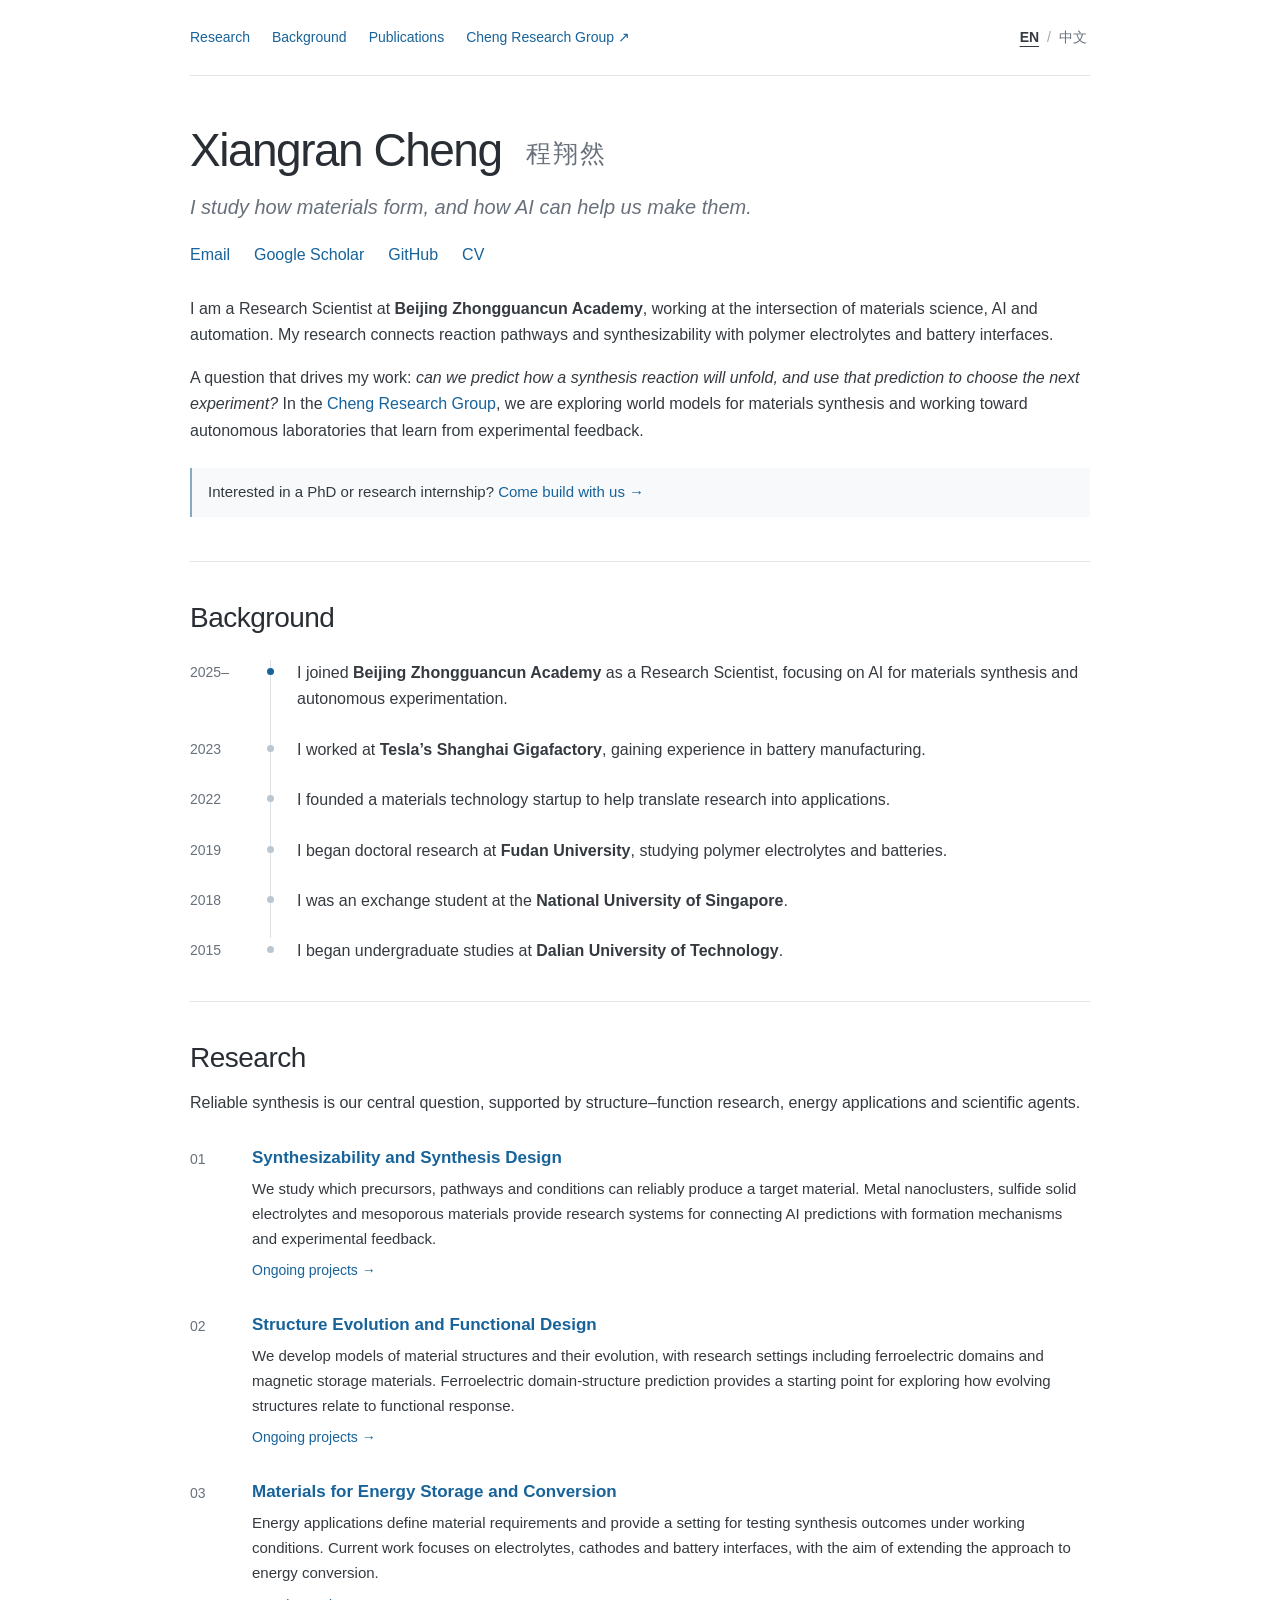
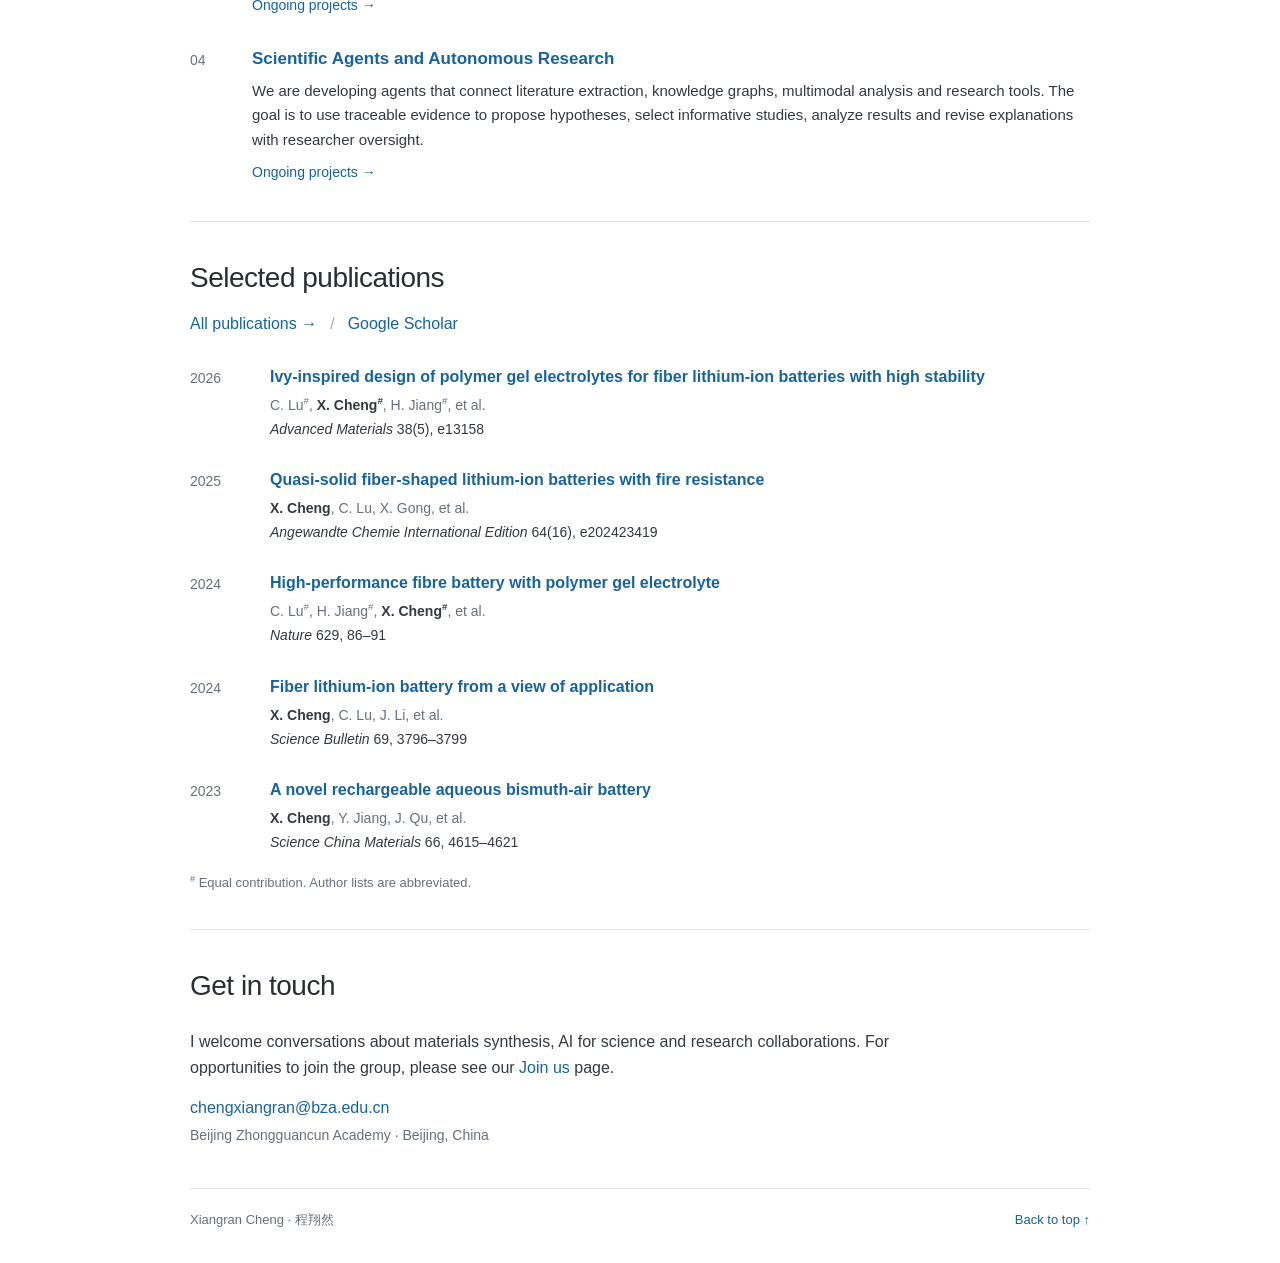
<file: index.html>
<!DOCTYPE html>
<html lang="en">
<head>
  <meta charset="utf-8">
  <meta name="viewport" content="width=device-width, initial-scale=1">
  <meta name="description" content="Xiangran Cheng is a Research Scientist at Beijing Zhongguancun Academy, studying materials synthesis, AI, polymer electrolytes and battery interfaces.">
  <meta name="theme-color" content="#ffffff">
  <title>Xiangran Cheng | 程翔然</title>
  <link rel="icon" href="group/favicon.svg?v=4" type="image/svg+xml">
  <link rel="stylesheet" href="styles.css?v=4">
  <script src="script.js?v=3" defer></script>
</head>
<body data-language="en">
  <a class="skip-link" href="#main"><span data-lang="en">Skip to content</span><span data-lang="zh">跳转到正文</span></a>
  <div class="page-shell">
    <nav class="topbar" aria-label="Main navigation">
      <div class="nav-links">
        <a href="#research"><span data-lang="en">Research</span><span data-lang="zh">研究</span></a>
        <a href="#experience"><span data-lang="en">Background</span><span data-lang="zh">经历</span></a>
        <a href="group/publications.html"><span data-lang="en">Publications</span><span data-lang="zh">发表</span></a>
        <a href="group/">Cheng Research Group <span aria-hidden="true">↗</span></a>
      </div>
      <div class="language-switch" role="group" aria-label="Language">
        <button type="button" data-set-language="en" aria-pressed="true" lang="en">EN</button>
        <span aria-hidden="true">/</span>
        <button type="button" data-set-language="zh" aria-pressed="false" lang="zh-CN">中文</button>
      </div>
    </nav>

    <main id="main">
    <header class="intro" id="about">
      <h1>Xiangran Cheng <span class="chinese-name" lang="zh-CN">程翔然</span></h1>
      <p class="tagline"><span data-lang="en">I study how materials form, and how AI can help us make them.</span><span data-lang="zh">我研究材料如何形成，以及 AI 如何帮助我们合成材料。</span></p>
      <div class="profile-links">
        <a href="mailto:chengxiangran@bza.edu.cn"><span data-lang="en">Email</span><span data-lang="zh">邮箱</span></a>
        <a href="https://scholar.google.com/citations?user=Cs_oFCwAAAAJ&amp;hl=en" target="_blank" rel="noopener noreferrer">Google Scholar</a>
        <a href="https://github.com/Xiangran-CHENG" target="_blank" rel="noopener noreferrer">GitHub</a>
        <a href="assets/Xiangran-Cheng-CV.docx" download>CV</a>
      </div>
      <div class="bio">
        <p><span data-lang="en">I am a Research Scientist at <strong>Beijing Zhongguancun Academy</strong>, working at the intersection of materials science, AI and automation. My research connects reaction pathways and synthesizability with polymer electrolytes and battery interfaces.</span><span data-lang="zh">我是<strong>北京中关村学院</strong>研究科学家，研究材料科学、AI 与自动化的交叉问题。我关注反应路径与材料可合成性，以及聚合物电解质和电池界面。</span></p>
        <p><span data-lang="en">A question that drives my work: <em>can we predict how a synthesis reaction will unfold, and use that prediction to choose the next experiment?</em> In the <a href="group/">Cheng Research Group</a>, we are exploring world models for materials synthesis and working toward autonomous laboratories that learn from experimental feedback.</span><span data-lang="zh">我最关心的问题是：<em>能否预测合成反应如何演化，并据此选择下一步实验？</em>在 <a href="group/">Cheng Research Group</a>，我们正在探索材料合成的世界模型，并致力于建设能够从实验反馈中学习的自主实验室。</span></p>
      </div>
      <p class="join-note"><span data-lang="en">Interested in a PhD or research internship? <a href="group/join.html">Come build with us →</a></span><span data-lang="zh">欢迎对博士研究或科研实习感兴趣的同学，<a href="group/join.html">了解加入我们的机会 →</a></span></p>
    </header>

      <section class="section" id="experience" aria-labelledby="background-title">
        <h2 id="background-title"><span data-lang="en">Background</span><span data-lang="zh">经历</span></h2>
        <ol class="timeline">
          <li><time datetime="2025">2025–</time><div><p><span data-lang="en">I joined <strong>Beijing Zhongguancun Academy</strong> as a Research Scientist, focusing on AI for materials synthesis and autonomous experimentation.</span><span data-lang="zh">加入<strong>北京中关村学院</strong>，担任研究科学家，关注 AI 驱动的材料合成与自主实验。</span></p></div></li>
          <li><time datetime="2023">2023</time><div><p><span data-lang="en">I worked at <strong>Tesla’s Shanghai Gigafactory</strong>, gaining experience in battery manufacturing.</span><span data-lang="zh">在<strong>特斯拉上海超级工厂</strong>工作，积累电池制造相关经验。</span></p></div></li>
          <li><time datetime="2022">2022</time><div><p><span data-lang="en">I founded a materials technology startup to help translate research into applications.</span><span data-lang="zh">创立<strong>上海晟纤创科技有限公司</strong>，参与科研成果产业化。</span></p></div></li>
          <li id="education"><time datetime="2019">2019</time><div><p><span data-lang="en">I began doctoral research at <strong>Fudan University</strong>, studying polymer electrolytes and batteries.</span><span data-lang="zh">进入<strong>复旦大学</strong>开展博士研究，研究聚合物电解质与电池。</span></p></div></li>
          <li><time datetime="2018">2018</time><div><p><span data-lang="en">I was an exchange student at the <strong>National University of Singapore</strong>.</span><span data-lang="zh">赴<strong>新加坡国立大学</strong>交换学习。</span></p></div></li>
          <li><time datetime="2015">2015</time><div><p><span data-lang="en">I began undergraduate studies at <strong>Dalian University of Technology</strong>.</span><span data-lang="zh">进入<strong>大连理工大学</strong>学习本科课程。</span></p></div></li>
        </ol>
      </section>

      <section class="section" id="research" aria-labelledby="research-title">
        <h2 id="research-title"><span data-lang="en">Research</span><span data-lang="zh">研究</span></h2>
        <p class="section-intro"><span data-lang="en">Reliable synthesis is our central question, supported by structure–function research, energy applications and scientific agents.</span><span data-lang="zh">以材料的可靠合成为核心，连接结构与功能研究、能源应用和科研智能体。</span></p>
        <ol class="research-overview">
          <li>
            <span class="research-number" aria-hidden="true">01</span>
            <div><h3><a href="group/research.html#synthesis"><span data-lang="en">Synthesizability and Synthesis Design</span><span data-lang="zh">可合成性与合成路径设计</span></a></h3>
            <p><span data-lang="en">We study which precursors, pathways and conditions can reliably produce a target material. Metal nanoclusters, sulfide solid electrolytes and mesoporous materials provide research systems for connecting AI predictions with formation mechanisms and experimental feedback.</span><span data-lang="zh">研究哪些前驱体、反应路径和工艺条件能够可靠地形成目标材料。以金属纳米团簇、硫化物固态电解质和介孔材料为研究体系，将 AI 预测与形成机制及实验反馈结合起来。</span></p>
            <a class="project-link" href="group/research.html#synthesis"><span data-lang="en">Ongoing projects →</span><span data-lang="zh">在研项目 →</span></a></div>
          </li>
          <li>
            <span class="research-number" aria-hidden="true">02</span>
            <div><h3><a href="group/research.html#structure-function"><span data-lang="en">Structure Evolution and Functional Design</span><span data-lang="zh">结构演化与功能设计</span></a></h3>
            <p><span data-lang="en">We develop models of material structures and their evolution, with research settings including ferroelectric domains and magnetic storage materials. Ferroelectric domain-structure prediction provides a starting point for exploring how evolving structures relate to functional response.</span><span data-lang="zh">发展材料结构及其演化的预测模型，研究场景包括铁电畴和磁性存储材料。以铁电畴结构预测为起点，进一步探索结构演化与功能响应之间的关系。</span></p>
            <a class="project-link" href="group/research.html#structure-function"><span data-lang="en">Ongoing projects →</span><span data-lang="zh">在研项目 →</span></a></div>
          </li>
          <li>
            <span class="research-number" aria-hidden="true">03</span>
            <div><h3><a href="group/research.html#energy-materials"><span data-lang="en">Materials for Energy Storage and Conversion</span><span data-lang="zh">能源存储与转化材料</span></a></h3>
            <p><span data-lang="en">Energy applications define material requirements and provide a setting for testing synthesis outcomes under working conditions. Current work focuses on electrolytes, cathodes and battery interfaces, with the aim of extending the approach to energy conversion.</span><span data-lang="zh">以能源应用提出材料需求，并在实际工作条件下检验合成材料的性能。目前聚焦电解质、正极与电池界面，并计划将这一研究方法拓展到能源转化。</span></p>
            <a class="project-link" href="group/research.html#energy-materials"><span data-lang="en">Ongoing projects →</span><span data-lang="zh">在研项目 →</span></a></div>
          </li>
          <li>
            <span class="research-number" aria-hidden="true">04</span>
            <div><h3><a href="group/research.html#autonomous-lab"><span data-lang="en">Scientific Agents and Autonomous Research</span><span data-lang="zh">科研智能体与自主研究</span></a></h3>
            <p><span data-lang="en">We are developing agents that connect literature extraction, knowledge graphs, multimodal analysis and research tools. The goal is to use traceable evidence to propose hypotheses, select informative studies, analyze results and revise explanations with researcher oversight.</span><span data-lang="zh">发展连接文献提取、知识图谱、多模态分析与科研工具的智能体，目标是在研究者监督下，依据可追溯的证据提出假设、选择有信息价值的研究、分析结果并修正解释。</span></p>
            <a class="project-link" href="group/research.html#autonomous-lab"><span data-lang="en">Ongoing projects →</span><span data-lang="zh">在研项目 →</span></a></div>
          </li>
        </ol>
      </section>

      <section class="section" id="selected-publications" aria-labelledby="papers-title">
        <span id="publications" class="anchor-alias" aria-hidden="true"></span>
        <h2 id="papers-title"><span data-lang="en">Selected publications</span><span data-lang="zh">代表论文</span></h2>
        <p class="section-intro"><a href="group/publications.html"><span data-lang="en">All publications →</span><span data-lang="zh">完整论文列表 →</span></a><span class="link-divider" aria-hidden="true">/</span><a href="https://scholar.google.com/citations?user=Cs_oFCwAAAAJ&amp;hl=en" target="_blank" rel="noopener noreferrer">Google Scholar</a></p>
        <ol class="papers">
          <li><div class="paper-year">2026</div><div><h3><a href="https://doi.org/10.1002/adma.202513158" target="_blank" rel="noopener noreferrer">Ivy-inspired design of polymer gel electrolytes for fiber lithium-ion batteries with high stability</a></h3><p class="authors">C. Lu<sup>#</sup>, <strong>X. Cheng<sup>#</sup></strong>, H. Jiang<sup>#</sup>, et al.</p><p class="venue"><em>Advanced Materials</em> 38(5), e13158</p></div></li>
          <li><div class="paper-year">2025</div><div><h3><a href="https://doi.org/10.1002/anie.202423419" target="_blank" rel="noopener noreferrer">Quasi-solid fiber-shaped lithium-ion batteries with fire resistance</a></h3><p class="authors"><strong>X. Cheng</strong>, C. Lu, X. Gong, et al.</p><p class="venue"><em>Angewandte Chemie International Edition</em> 64(16), e202423419</p></div></li>
          <li><div class="paper-year">2024</div><div><h3><a href="https://doi.org/10.1038/s41586-024-07343-x" target="_blank" rel="noopener noreferrer">High-performance fibre battery with polymer gel electrolyte</a></h3><p class="authors">C. Lu<sup>#</sup>, H. Jiang<sup>#</sup>, <strong>X. Cheng<sup>#</sup></strong>, et al.</p><p class="venue"><em>Nature</em> 629, 86–91</p></div></li>
          <li><div class="paper-year">2024</div><div><h3><a href="https://doi.org/10.1016/j.scib.2024.09.037" target="_blank" rel="noopener noreferrer">Fiber lithium-ion battery from a view of application</a></h3><p class="authors"><strong>X. Cheng</strong>, C. Lu, J. Li, et al.</p><p class="venue"><em>Science Bulletin</em> 69, 3796–3799</p></div></li>
          <li><div class="paper-year">2023</div><div><h3><a href="https://doi.org/10.1007/s40843-023-2630-1" target="_blank" rel="noopener noreferrer">A novel rechargeable aqueous bismuth-air battery</a></h3><p class="authors"><strong>X. Cheng</strong>, Y. Jiang, J. Qu, et al.</p><p class="venue"><em>Science China Materials</em> 66, 4615–4621</p></div></li>
        </ol>
        <p class="figure-note"><span data-lang="en"><sup>#</sup> Equal contribution. Author lists are abbreviated.</span><span data-lang="zh"><sup>#</sup> 表示共同贡献，作者列表已缩写。</span></p>
      </section>

      <section class="section contact" id="contact" aria-labelledby="contact-title">
        <h2 id="contact-title"><span data-lang="en">Get in touch</span><span data-lang="zh">联系我</span></h2>
        <p><span data-lang="en">I welcome conversations about materials synthesis, AI for science and research collaborations. For opportunities to join the group, please see our <a href="group/join.html">Join us</a> page.</span><span data-lang="zh">欢迎交流材料合成、AI for Science 与科研合作。博士研究与科研实习机会请见<a href="group/join.html">加入我们</a>页面。</span></p>
        <p><a class="email" href="mailto:chengxiangran@bza.edu.cn">chengxiangran@bza.edu.cn</a><br><span class="location"><span data-lang="en">Beijing Zhongguancun Academy · Beijing, China</span><span data-lang="zh">北京中关村学院 · 中国北京</span></span></p>
      </section>
    </main>
    <footer><span>Xiangran Cheng <span lang="zh-CN">· 程翔然</span></span><a href="#about"><span data-lang="en">Back to top ↑</span><span data-lang="zh">返回顶部 ↑</span></a></footer>
  </div>
</body>
</html>
</file>
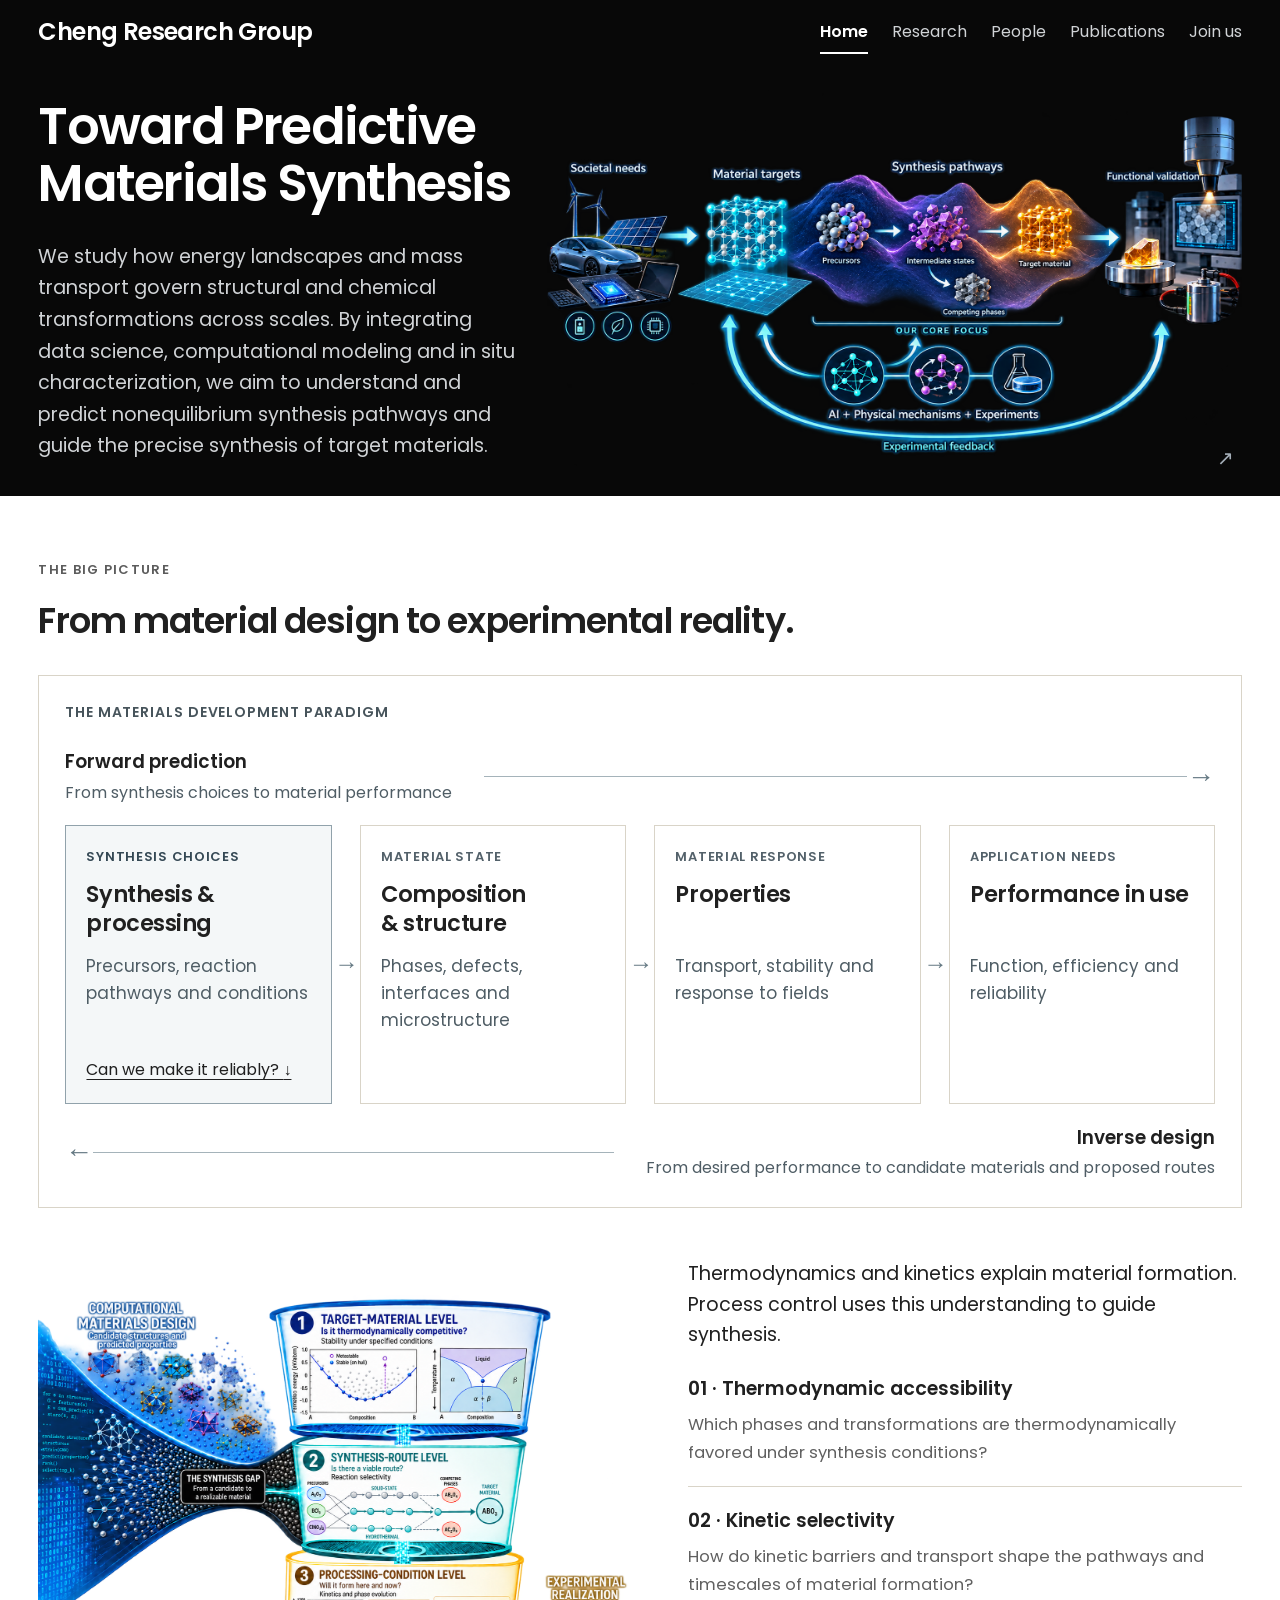
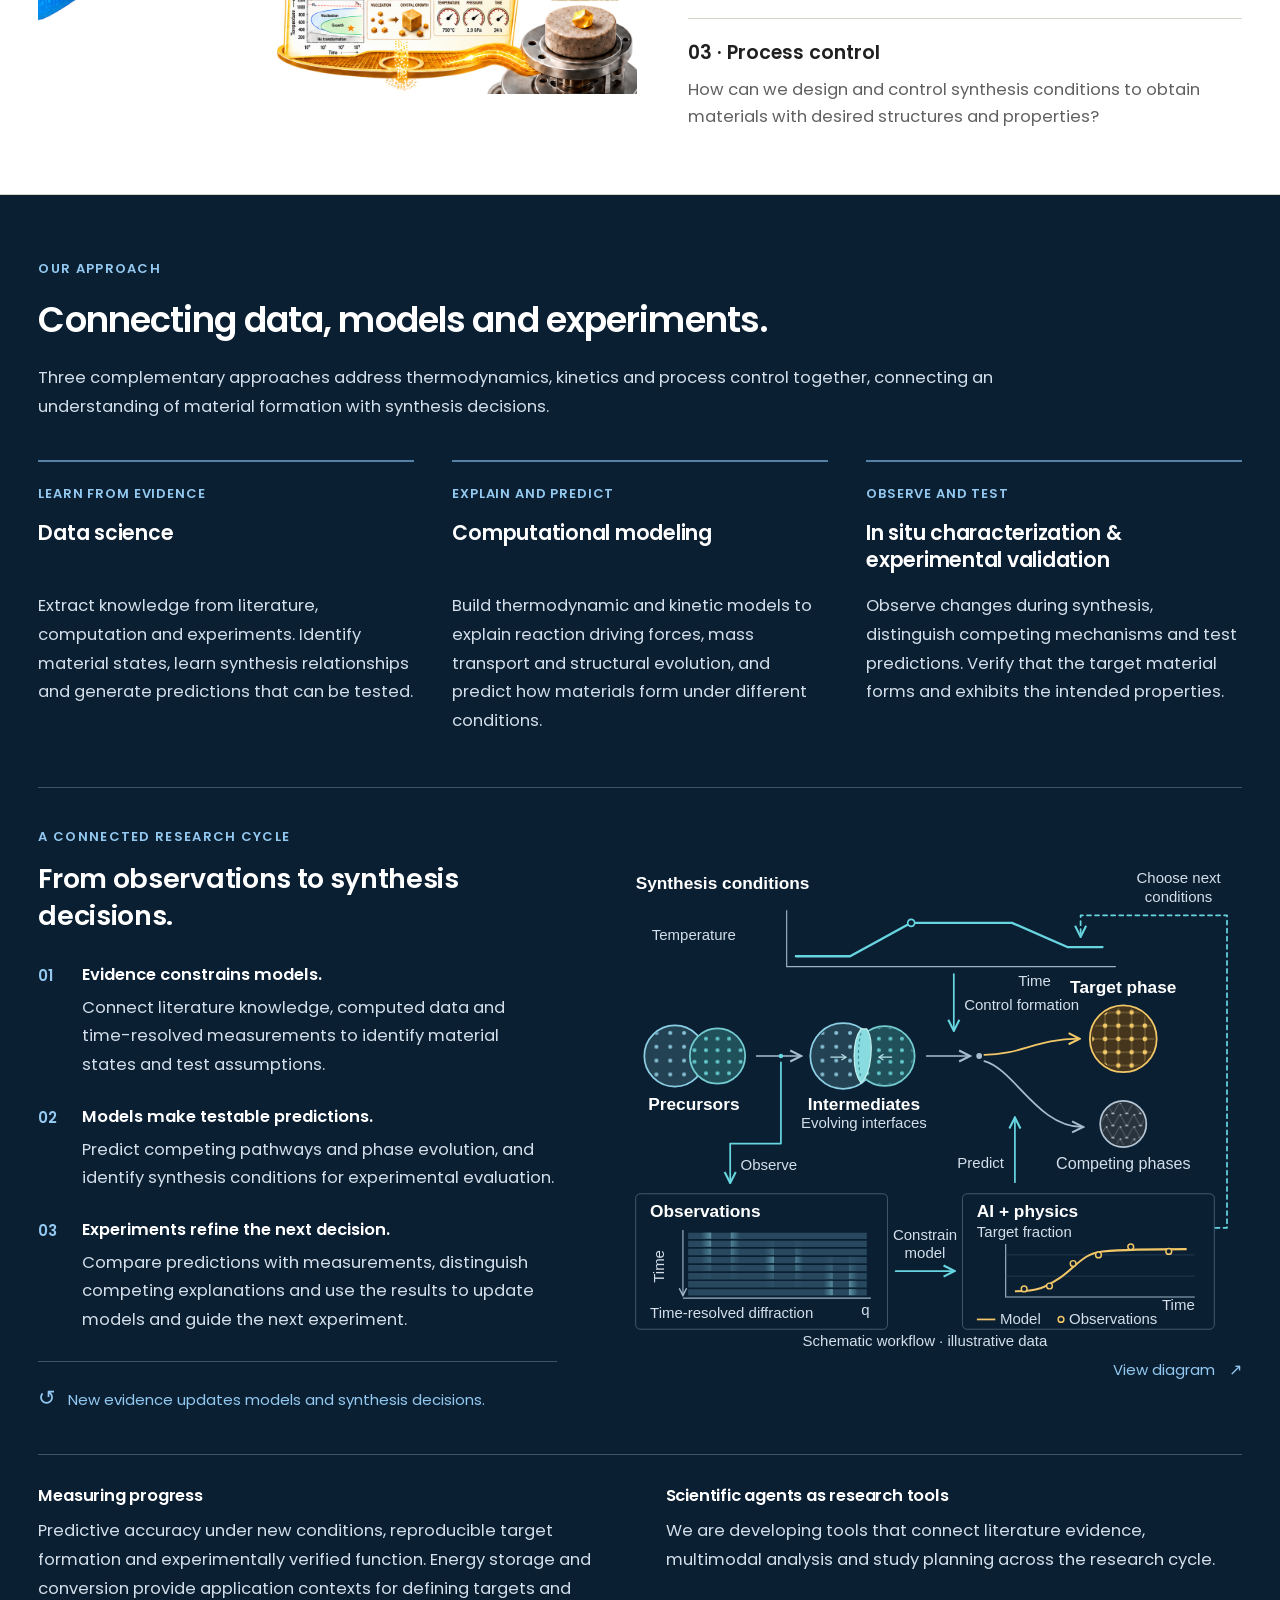
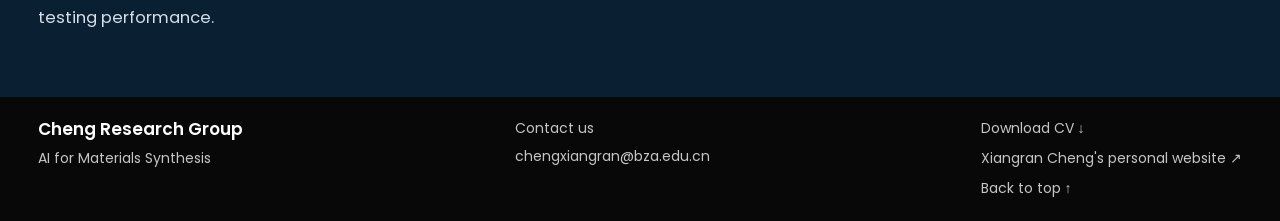
<file: group/index.html>
<!DOCTYPE html>
<html lang="en">
<head>
  <meta charset="utf-8">
  <meta name="viewport" content="width=device-width, initial-scale=1">
  <meta name="theme-color" content="#080808">
  <meta name="description" content="Build the materials we need. Cheng Research Group develops AI for predictive synthesis science, connecting material design with formation pathways, reliable synthesis and experimentally verified function.">
  <title>Cheng Research Group | AI for Materials Synthesis</title>
  <link rel="canonical" href="https://xiangran-cheng.github.io/group/">
  <meta property="og:type" content="website">
  <meta property="og:title" content="Cheng Research Group | AI for Materials Synthesis">
  <meta property="og:description" content="Our place in materials science: connecting design with physical realization through AI, formation mechanisms and experimental feedback.">
  <meta property="og:url" content="https://xiangran-cheng.github.io/group/">
  <meta property="og:image" content="https://xiangran-cheng.github.io/assets/materials-core-philosophy-2026.png">
  <meta property="og:image:alt" content="Build the materials we need: societal needs, material targets, synthesis pathways and functional validation connected by AI, physical mechanisms and experimental feedback">
  <link rel="icon" href="favicon.svg?v=5" type="image/svg+xml">
  <link rel="preload" href="../assets/fonts/poppins-400.woff2" as="font" type="font/woff2" crossorigin>
  <link rel="preload" href="../assets/fonts/poppins-600.woff2" as="font" type="font/woff2" crossorigin>
  <link rel="stylesheet" href="group.css?v=13">
  <link rel="stylesheet" href="home.css?v=44">
  <script src="group.js?v=6" defer></script>
  <script src="home.js?v=5" defer></script>
</head>
<body class="group-page home-page" data-page="home">
  <a class="skip-link" href="#main">Skip to content</a>
  <header class="site-header">
    <div class="container header-inner">
      <a class="wordmark" href="./" aria-label="Cheng Research Group home">Cheng Research Group</a>
      <nav class="primary-nav" id="primary-nav" aria-label="Main navigation">
        <a href="./" aria-current="page">Home</a>
        <a href="research.html">Research</a>
        <a href="people.html">People</a>
        <a href="publications.html">Publications</a>
        <a href="join.html">Join us</a>
      </nav>
    </div>
  </header>

  <main id="main">
    <section class="home-hero" id="vision" aria-labelledby="vision-title">
      <div class="container vision-layout">
        <div class="vision-text">
          <div class="vision-heading">
            <h1 id="vision-title">Toward Predictive Materials Synthesis</h1>
          </div>
          <div class="vision-copy">
            <p class="vision-statement">We study how energy landscapes and mass transport govern structural and chemical transformations across scales. By integrating data science, computational modeling and in situ characterization, we aim to understand and predict nonequilibrium synthesis pathways and guide the precise synthesis of target materials.</p>
          </div>
        </div>
        <figure class="vision-figure philosophy-figure" id="core-philosophy" aria-labelledby="philosophy-caption-title" data-artwork-title="Build the materials we need." data-artwork-caption="Societal needs → material targets → synthesis pathways → functional validation. Conceptual illustration.">
          <a class="philosophy-image" href="../assets/materials-vision-transparent-2026.png" data-artwork-preview aria-haspopup="dialog" aria-label="Enlarge our research philosophy illustration">
            <img src="../assets/materials-vision-transparent-2026.png" width="1672" height="941" alt="Societal needs guide material targets; the central synthesis pathway links precursors, intermediate states and a target material, with a competing-phase branch. Functional validation and experimental feedback connect AI, physical mechanisms and experiments to new research decisions." fetchpriority="high" decoding="async">
            <span class="vision-enlarge" aria-hidden="true">↗</span>
          </a>
          <figcaption class="home-visually-hidden">
            <h3 id="philosophy-caption-title">From material targets to experimental reality.</h3><p>Conceptual illustration of our research vision. AI, physical mechanisms and experimental feedback connect material targets with synthesis pathways and functional validation.</p>
          </figcaption>
        </figure>
      </div>
    </section>

    <section class="big-picture" id="big-picture" aria-labelledby="big-picture-title">
      <div class="container home-section">
        <div class="home-section-intro">
          <p class="home-kicker">THE BIG PICTURE</p>
          <div>
            <h2 id="big-picture-title">From material design to experimental reality.</h2>
          </div>
        </div>

        <figure class="materials-map" aria-labelledby="materials-map-title">
          <p class="home-kicker narrative-step">THE MATERIALS DEVELOPMENT PARADIGM</p>
          <h3 class="home-visually-hidden" id="materials-map-title">Connect making, structure and function.</h3>
          <div class="map-direction"><div class="map-direction-copy"><strong>Forward prediction</strong><span>From synthesis choices to material performance</span></div><span class="map-direction-arrow" aria-hidden="true">→</span></div>
          <ol class="materials-chain" aria-label="Synthesis, structure, properties and performance relationships">
            <li class="map-focus"><span class="map-tag">SYNTHESIS CHOICES</span><h4>Synthesis &amp; processing</h4><p>Precursors, reaction pathways and conditions</p><a href="#synthesis-gap">Can we make it reliably? <span aria-hidden="true">↓</span></a></li>
            <li><span class="map-tag">MATERIAL STATE</span><h4>Composition &amp; structure</h4><p>Phases, defects, interfaces and microstructure</p></li>
            <li><span class="map-tag">MATERIAL RESPONSE</span><h4>Properties</h4><p>Transport, stability and response to fields</p></li>
            <li><span class="map-tag">APPLICATION NEEDS</span><h4>Performance in use</h4><p>Function, efficiency and reliability</p></li>
          </ol>
          <div class="map-direction map-inverse"><div class="map-direction-copy"><strong>Inverse design</strong><span>From desired performance to candidate materials and proposed routes</span></div><span class="map-direction-arrow" aria-hidden="true">←</span></div>
        </figure>

        <div class="gap-intro" id="synthesis-gap">
          <div class="gap-layout">
            <figure class="synthesis-framework">
              <a href="../assets/synthesis-framework-2026.png" aria-label="View the materials synthesis framework"><img src="../assets/synthesis-framework-2026.png" width="1534" height="1025" alt="Phase diagrams, competing reaction pathways and processing controls illustrate the thermodynamic and kinetic factors that shape materials synthesis." loading="lazy" decoding="async"></a>
            </figure>
            <div class="gap-copy">
              <p class="gap-question">Thermodynamics and kinetics explain material formation. Process control uses this understanding to guide synthesis.</p>
              <dl class="gap-levels">
                <div>
                  <dt>01 · Thermodynamic accessibility</dt>
                  <dd>Which phases and transformations are thermodynamically favored under synthesis conditions?</dd>
                </div>
                <div>
                  <dt>02 · Kinetic selectivity</dt>
                  <dd>How do kinetic barriers and transport shape the pathways and timescales of material formation?</dd>
                </div>
                <div>
                  <dt>03 · Process control</dt>
                  <dd>How can we design and control synthesis conditions to obtain materials with desired structures and properties?</dd>
                </div>
              </dl>
            </div>
          </div>
        </div>
      </div>
    </section>

    <section class="mission-section approach-section" id="mission" aria-labelledby="approach-title">
      <div class="home-section container">
        <div class="home-section-intro" id="about">
          <p class="home-kicker">OUR APPROACH</p>
          <h2 id="approach-title">Connecting data, models and experiments.</h2>
          <p class="approach-intro">Three complementary approaches address thermodynamics, kinetics and process control together, connecting an understanding of material formation with synthesis decisions.</p>
        </div>

        <div class="approach-methods" id="our-research" role="group" aria-label="Three complementary research approaches">
          <article class="approach-method" aria-labelledby="data-science-title">
            <p class="method-role">LEARN FROM EVIDENCE</p>
            <h3 id="data-science-title">Data science</h3>
            <p>Extract knowledge from literature, computation and experiments. Identify material states, learn synthesis relationships and generate predictions that can be tested.</p>
          </article>
          <article class="approach-method" aria-labelledby="modeling-title">
            <p class="method-role">EXPLAIN AND PREDICT</p>
            <h3 id="modeling-title">Computational modeling</h3>
            <p>Build thermodynamic and kinetic models to explain reaction driving forces, mass transport and structural evolution, and predict how materials form under different conditions.</p>
          </article>
          <article class="approach-method" aria-labelledby="characterization-title">
            <p class="method-role">OBSERVE AND TEST</p>
            <h3 id="characterization-title">In situ characterization &amp; experimental validation</h3>
            <p>Observe changes during synthesis, distinguish competing mechanisms and test predictions. Verify that the target material forms and exhibits the intended properties.</p>
          </article>
        </div>

        <div class="approach-cycle" id="research-strategy" aria-labelledby="cycle-title">
          <div class="cycle-copy">
            <p class="home-kicker">A CONNECTED RESEARCH CYCLE</p>
            <h3 id="cycle-title">From observations to synthesis decisions.</h3>
            <ol class="cycle-steps" aria-label="Feedback between evidence, predictions and experiments">
              <li><strong>Evidence constrains models.</strong><p>Connect literature knowledge, computed data and time-resolved measurements to identify material states and test assumptions.</p></li>
              <li><strong>Models make testable predictions.</strong><p>Predict competing pathways and phase evolution, and identify synthesis conditions for experimental evaluation.</p></li>
              <li><strong>Experiments refine the next decision.</strong><p>Compare predictions with measurements, distinguish competing explanations and use the results to update models and guide the next experiment.</p></li>
            </ol>
            <p class="cycle-feedback"><span aria-hidden="true">↺</span> New evidence updates models and synthesis decisions.</p>
          </div>
          <figure class="strategy-figure synthesis-figure" aria-label="Feedback between observations, models and synthesis decisions" data-artwork-theme="navy" data-artwork-title="Connecting observations, models and synthesis decisions" data-artwork-caption="Illustrative research workflow. Observations inform models; predictions guide experiments; new evidence updates models and synthesis decisions. Curves and diffraction patterns are schematic.">
            <a class="synthesis-preview" href="../assets/synthesis-science-navy.svg" data-artwork-preview aria-haspopup="dialog" aria-label="Enlarge our synthesis science diagram">
              <picture>
                <source media="print" srcset="../assets/synthesis-science-transparent.svg" width="1100" height="850">
                <source media="(max-width: 760px)" srcset="../assets/synthesis-science-navy-mobile.svg" width="600" height="960">
                <img src="../assets/synthesis-science-navy.svg" width="1100" height="850" alt="Synthesis conditions shape competing formation pathways. Time-resolved observations constrain AI and physical models, whose predictions guide further synthesis conditions. The curves and diffraction patterns are illustrative." loading="lazy" decoding="async">
              </picture>
              <span class="diagram-enlarge" aria-hidden="true">View diagram <span>↗</span></span>
            </a>
          </figure>
        </div>

        <div class="approach-context">
          <div>
            <h3>Measuring progress</h3>
            <p>Predictive accuracy under new conditions, reproducible target formation and experimentally verified function. Energy storage and conversion provide application contexts for defining targets and testing performance.</p>
          </div>
          <div>
            <h3>Scientific agents as research tools</h3>
            <p>We are developing tools that connect literature evidence, multimodal analysis and study planning across the research cycle.</p>
          </div>
        </div>
      </div>
    </section>
  </main>
  <dialog class="artwork-viewer" aria-labelledby="artwork-viewer-title" aria-describedby="artwork-viewer-caption">
    <div class="artwork-viewer-header"><h2 id="artwork-viewer-title">Build the materials we need.</h2><div><button class="artwork-zoom" type="button">Zoom in</button><button class="artwork-close" type="button" aria-label="Close illustration" autofocus>Close <span aria-hidden="true">×</span></button></div></div>
    <div class="artwork-stage" tabindex="0" role="region" aria-label="Illustration preview; scroll to explore when zoomed"><img width="1672" height="941" alt=""></div>
    <div class="artwork-viewer-footer"><p id="artwork-viewer-caption">Societal needs → material targets → synthesis pathways → functional validation. Conceptual illustration.</p><a href="../assets/materials-vision-transparent-2026.png" target="_blank" rel="noopener">Open original <span aria-hidden="true">↗</span></a></div>
  </dialog>
  <footer class="site-footer"><div class="container footer-inner"><div><strong>Cheng Research Group</strong><span>AI for Materials Synthesis</span></div><div><span>Contact us</span><a href="mailto:chengxiangran@bza.edu.cn">chengxiangran@bza.edu.cn</a></div><div class="footer-links"><a href="../assets/Xiangran-Cheng-CV.docx" download>Download CV ↓</a><a href="../">Xiangran Cheng's personal website ↗</a><a href="#main">Back to top ↑</a></div></div></footer>
</body>
</html>
</file>
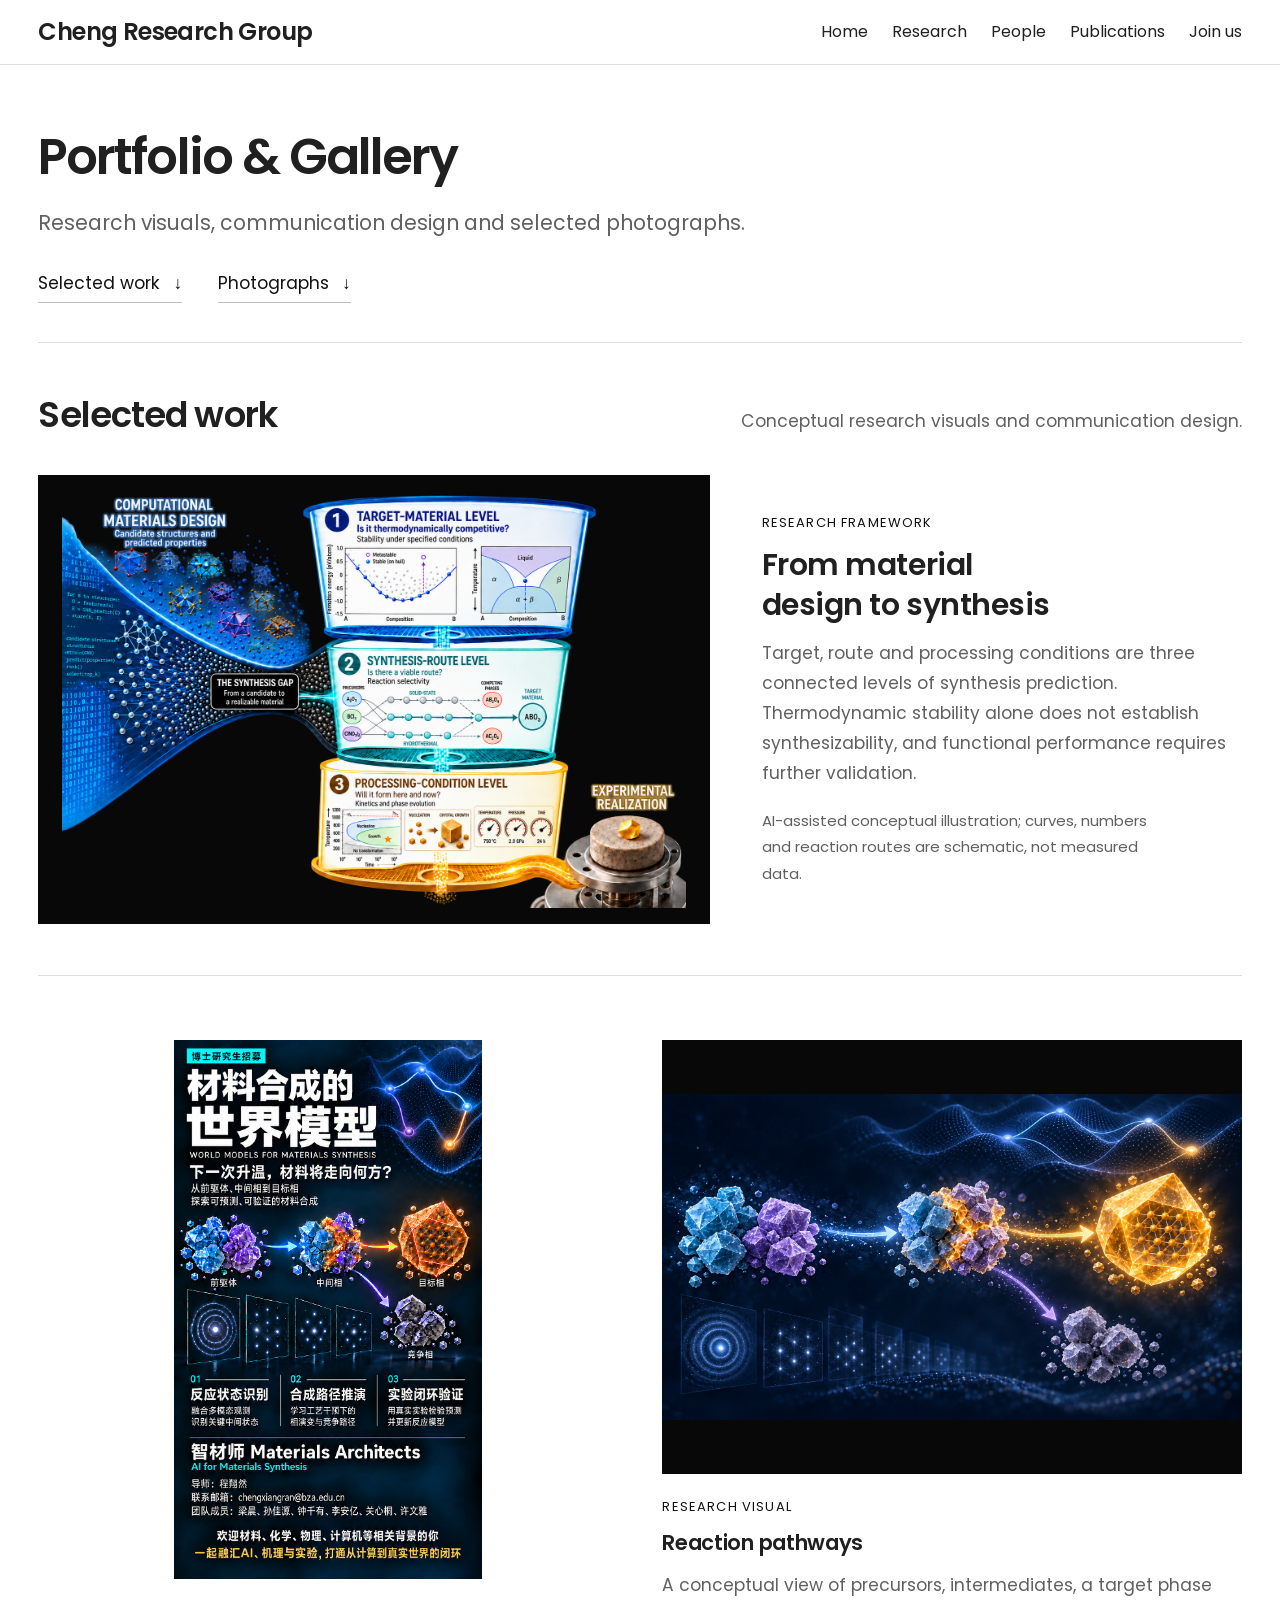
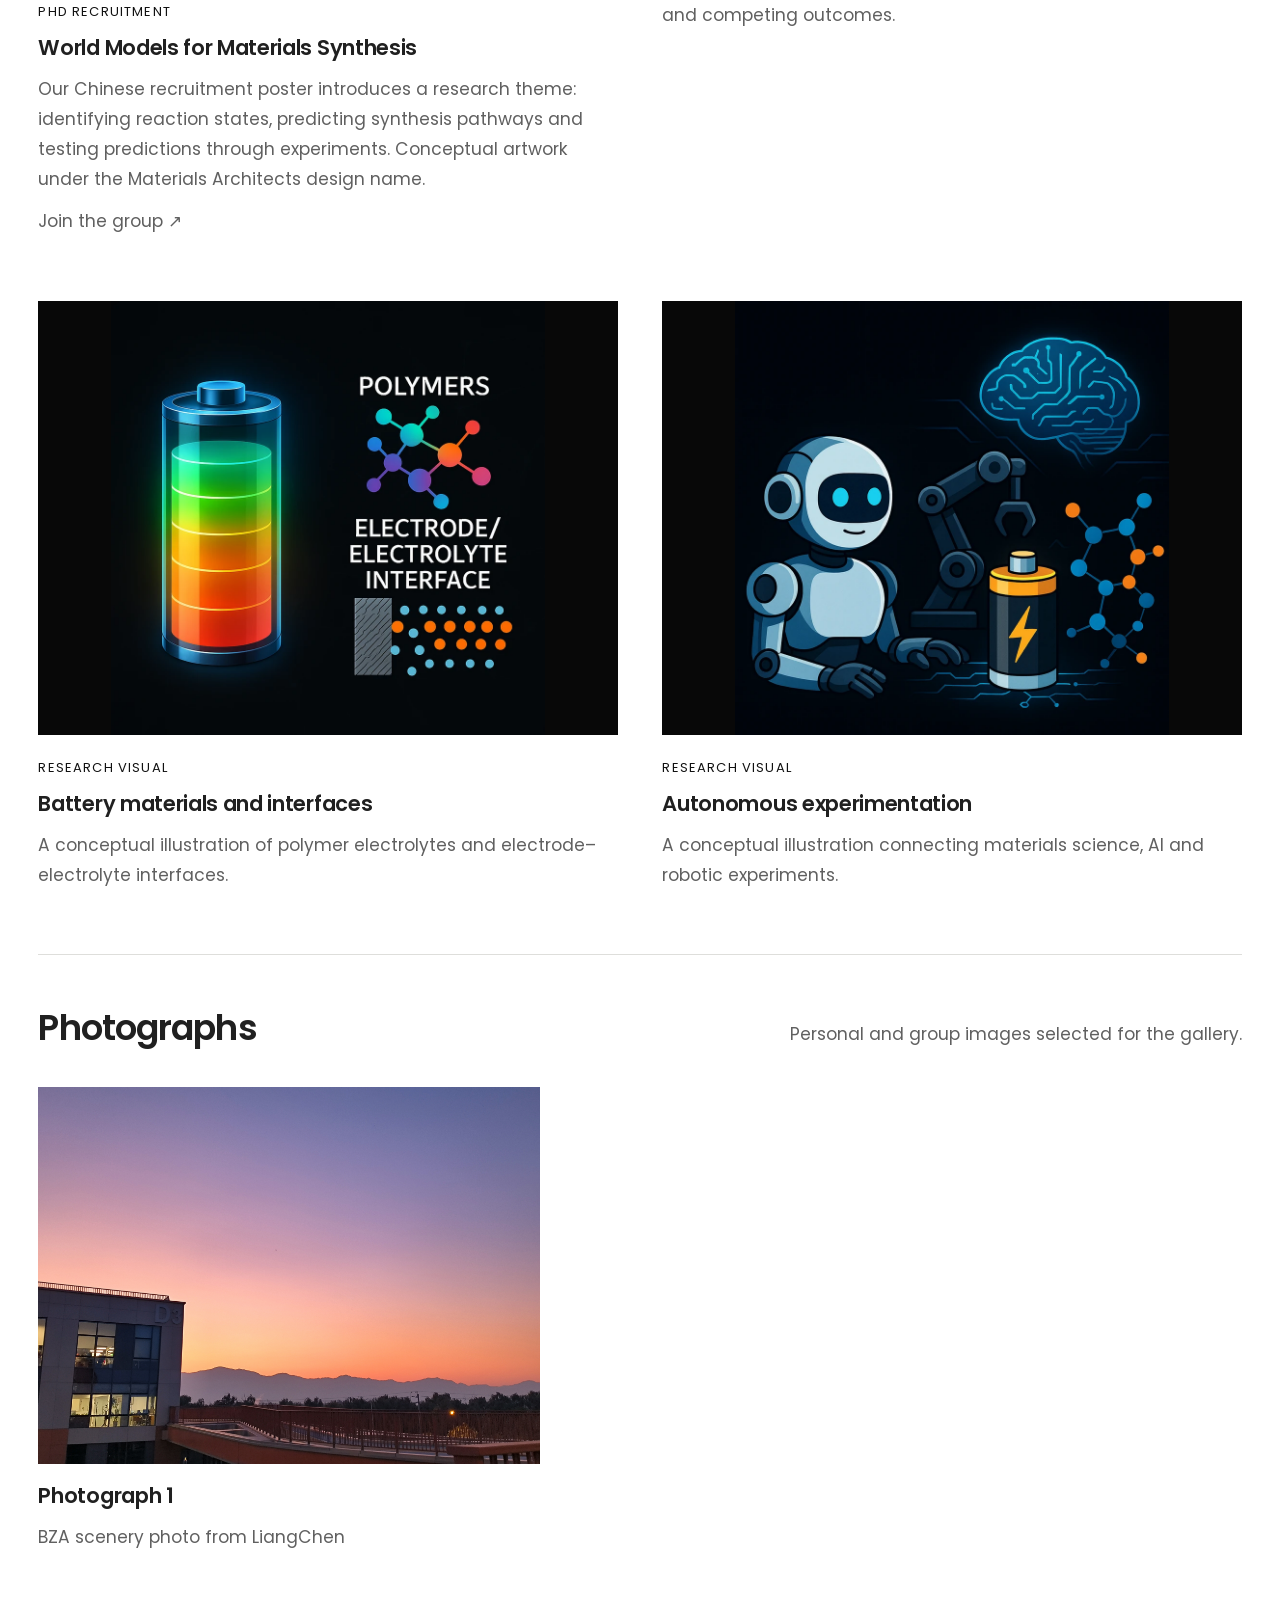
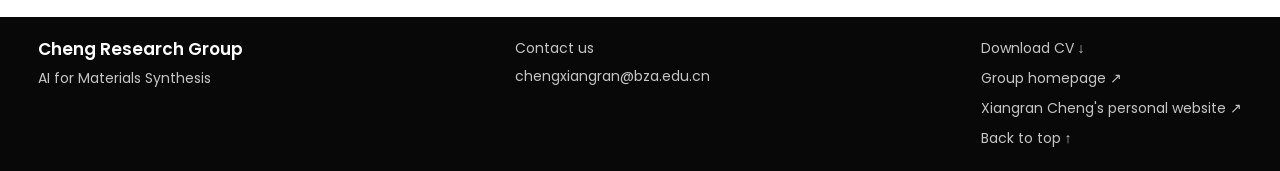
<file: group/gallery.html>
<!DOCTYPE html>
<html lang="en">
<head>
  <meta charset="utf-8">
  <meta name="viewport" content="width=device-width, initial-scale=1">
  <meta name="theme-color" content="#080808">
  <meta name="description" content="Selected research visuals, communication design and photographs from Cheng Research Group, led by Xiangran Cheng.">
  <title>Portfolio &amp; Gallery | Cheng Research Group</title>
  <link rel="icon" href="favicon.svg?v=5" type="image/svg+xml">
  <link rel="preload" href="../assets/fonts/poppins-400.woff2" as="font" type="font/woff2" crossorigin>
  <link rel="preload" href="../assets/fonts/poppins-600.woff2" as="font" type="font/woff2" crossorigin>
  <link rel="stylesheet" href="group.css?v=13">
  <link rel="stylesheet" href="gallery.css?v=6">
  <script src="group.js?v=6" defer></script>
  <script src="gallery.js?v=1" defer></script>
</head>
<body class="group-page gallery-page">
  <a class="skip-link" href="#main">Skip to content</a>
  <header class="site-header">
    <div class="container header-inner">
      <a class="wordmark" href="./" aria-label="Cheng Research Group home">Cheng Research Group</a>
      <nav class="primary-nav" id="primary-nav" aria-label="Main navigation">
        <a href="./">Home</a>
        <a href="research.html">Research</a>
        <a href="people.html">People</a>
        <a href="publications.html">Publications</a>
        <a href="join.html">Join us</a>
      </nav>
    </div>
  </header>

  <main id="main" class="container gallery-main">
    <div class="gallery-intro page-heading"><h1>Portfolio &amp; Gallery</h1><p>Research visuals, communication design and selected photographs.</p><nav class="gallery-sections" aria-label="Gallery sections"><a href="#selected-work">Selected work <span aria-hidden="true">↓</span></a><a href="#photographs">Photographs <span aria-hidden="true">↓</span></a></nav></div>

    <section id="selected-work" class="collection" aria-labelledby="work-title">
      <div class="collection-heading"><h2 id="work-title">Selected work</h2><p>Conceptual research visuals and communication design.</p></div>
      <div class="work-grid">
        <figure class="gallery-card framework-card" id="synthesis-framework">
          <a class="gallery-image-link framework-image" href="../assets/synthesis-framework-2026.png" data-gallery data-title="From material design to synthesis" data-caption="Target, route and processing conditions are three connected levels of synthesis prediction. AI-assisted conceptual illustration; curves, numbers and reaction routes are schematic, not measured data." aria-label="View From material design to synthesis"><img src="../assets/synthesis-framework-2026.png" width="1534" height="1025" alt="Conceptual framework connecting candidate material designs with thermodynamic assessment, viable synthesis routes, processing conditions and experimental formation" fetchpriority="high" decoding="async"></a>
          <figcaption><p class="work-type">RESEARCH FRAMEWORK</p><h3>From material design to synthesis</h3><p>Target, route and processing conditions are three connected levels of synthesis prediction. Thermodynamic stability alone does not establish synthesizability, and functional performance requires further validation.</p><p>AI-assisted conceptual illustration; curves, numbers and reaction routes are schematic, not measured data.</p></figcaption>
        </figure>
        <figure class="gallery-card" id="recruitment-poster">
          <a class="gallery-image-link poster-image" href="../assets/materials-synthesis-recruitment-2026.png" data-gallery data-title="World Models for Materials Synthesis" data-caption="Chinese PhD recruitment poster: reaction-state identification, synthesis-pathway prediction and experimental validation. Conceptual artwork under the Materials Architects design name." aria-label="View World Models for Materials Synthesis"><img src="../assets/materials-synthesis-recruitment-2026.png" width="947" height="1661" alt="Chinese World Models for Materials Synthesis recruitment poster with mentor Xiangran Cheng, contact details and team roster" loading="lazy" decoding="async"></a>
          <figcaption><p class="work-type">PHD RECRUITMENT</p><h3>World Models for Materials Synthesis</h3><p>Our Chinese recruitment poster introduces a research theme: identifying reaction states, predicting synthesis pathways and testing predictions through experiments. Conceptual artwork under the Materials Architects design name.</p><p><a href="join.html">Join the group ↗</a></p></figcaption>
        </figure>
        <figure class="gallery-card">
          <a class="gallery-image-link" href="../assets/materials-builders-hero.webp" data-gallery data-title="Reaction pathways" data-caption="A conceptual view of precursors, intermediates, a target phase and competing outcomes." aria-label="View Reaction pathways"><img src="../assets/materials-builders-hero.webp" width="1672" height="941" alt="Conceptual reaction path with precursor particles, intermediate phases, a target crystal and a competing-phase branch" fetchpriority="high"></a>
          <figcaption><p class="work-type">RESEARCH VISUAL</p><h3>Reaction pathways</h3><p>A conceptual view of precursors, intermediates, a target phase and competing outcomes.</p></figcaption>
        </figure>
        <figure class="gallery-card">
          <a class="gallery-image-link" href="../assets/materials-electrolytes.webp" data-gallery data-title="Battery materials and interfaces" data-caption="A conceptual illustration of polymer electrolytes and electrode–electrolyte interfaces." aria-label="View Battery materials and interfaces"><img src="../assets/materials-electrolytes.webp" width="900" height="900" alt="Illustration of polymer electrolytes and electrode-electrolyte interfaces in a battery" loading="lazy"></a>
          <figcaption><p class="work-type">RESEARCH VISUAL</p><h3>Battery materials and interfaces</h3><p>A conceptual illustration of polymer electrolytes and electrode–electrolyte interfaces.</p></figcaption>
        </figure>
        <figure class="gallery-card">
          <a class="gallery-image-link" href="../assets/materials-autonomous-lab.webp" data-gallery data-title="Autonomous experimentation" data-caption="A conceptual illustration connecting materials science, AI and robotic experiments." aria-label="View Autonomous experimentation"><img src="../assets/materials-autonomous-lab.webp" width="900" height="900" alt="Conceptual illustration of an AI-assisted robot performing a battery experiment" loading="lazy"></a>
          <figcaption><p class="work-type">RESEARCH VISUAL</p><h3>Autonomous experimentation</h3><p>A conceptual illustration connecting materials science, AI and robotic experiments.</p></figcaption>
        </figure>
      </div>
    </section>

    <section id="photographs" class="collection photo-collection" aria-labelledby="photos-title">
      <div class="collection-heading"><h2 id="photos-title">Photographs</h2><p>Personal and group images selected for the gallery.</p></div>
      <div class="photo-grid">
        <figure class="gallery-card">
          <a class="gallery-image-link" href="../assets/gallery/photo-01.jpg" data-gallery data-title="Photograph 1" data-caption="BZA scenery photo from LiangChen" aria-label="View Photograph 1"><img src="../assets/gallery/photo-01.jpg" width="4000" height="3000" alt="Photograph 1" loading="lazy"></a>
          <figcaption><h3>Photograph 1</h3><p>BZA scenery photo from LiangChen</p></figcaption>
        </figure>
      </div>
    </section>
  </main>

  <dialog class="image-viewer" aria-labelledby="viewer-title" aria-describedby="viewer-caption">
    <div class="viewer-header"><h2 id="viewer-title"></h2><button class="viewer-close" type="button" aria-label="Close image viewer" autofocus>Close <span aria-hidden="true">×</span></button></div>
    <div class="viewer-stage"><img class="viewer-image" alt=""></div>
    <div class="viewer-footer"><p id="viewer-caption"></p><div class="viewer-controls"><button class="viewer-previous" type="button">← Previous</button><span class="viewer-count" role="status" aria-live="polite"></span><button class="viewer-next" type="button">Next →</button><a class="viewer-original" href="../assets/materials-builders-hero.webp" target="_blank" rel="noopener">Open original ↗</a></div></div>
  </dialog>

  <footer class="site-footer"><div class="container footer-inner"><div><strong>Cheng Research Group</strong><span>AI for Materials Synthesis</span></div><div><span>Contact us</span><a href="mailto:chengxiangran@bza.edu.cn">chengxiangran@bza.edu.cn</a></div><div class="footer-links"><a href="../assets/Xiangran-Cheng-CV.docx" download>Download CV ↓</a><a href="./">Group homepage ↗</a><a href="../">Xiangran Cheng's personal website ↗</a><a href="#main">Back to top ↑</a></div></div></footer>
</body>
</html>
</file>
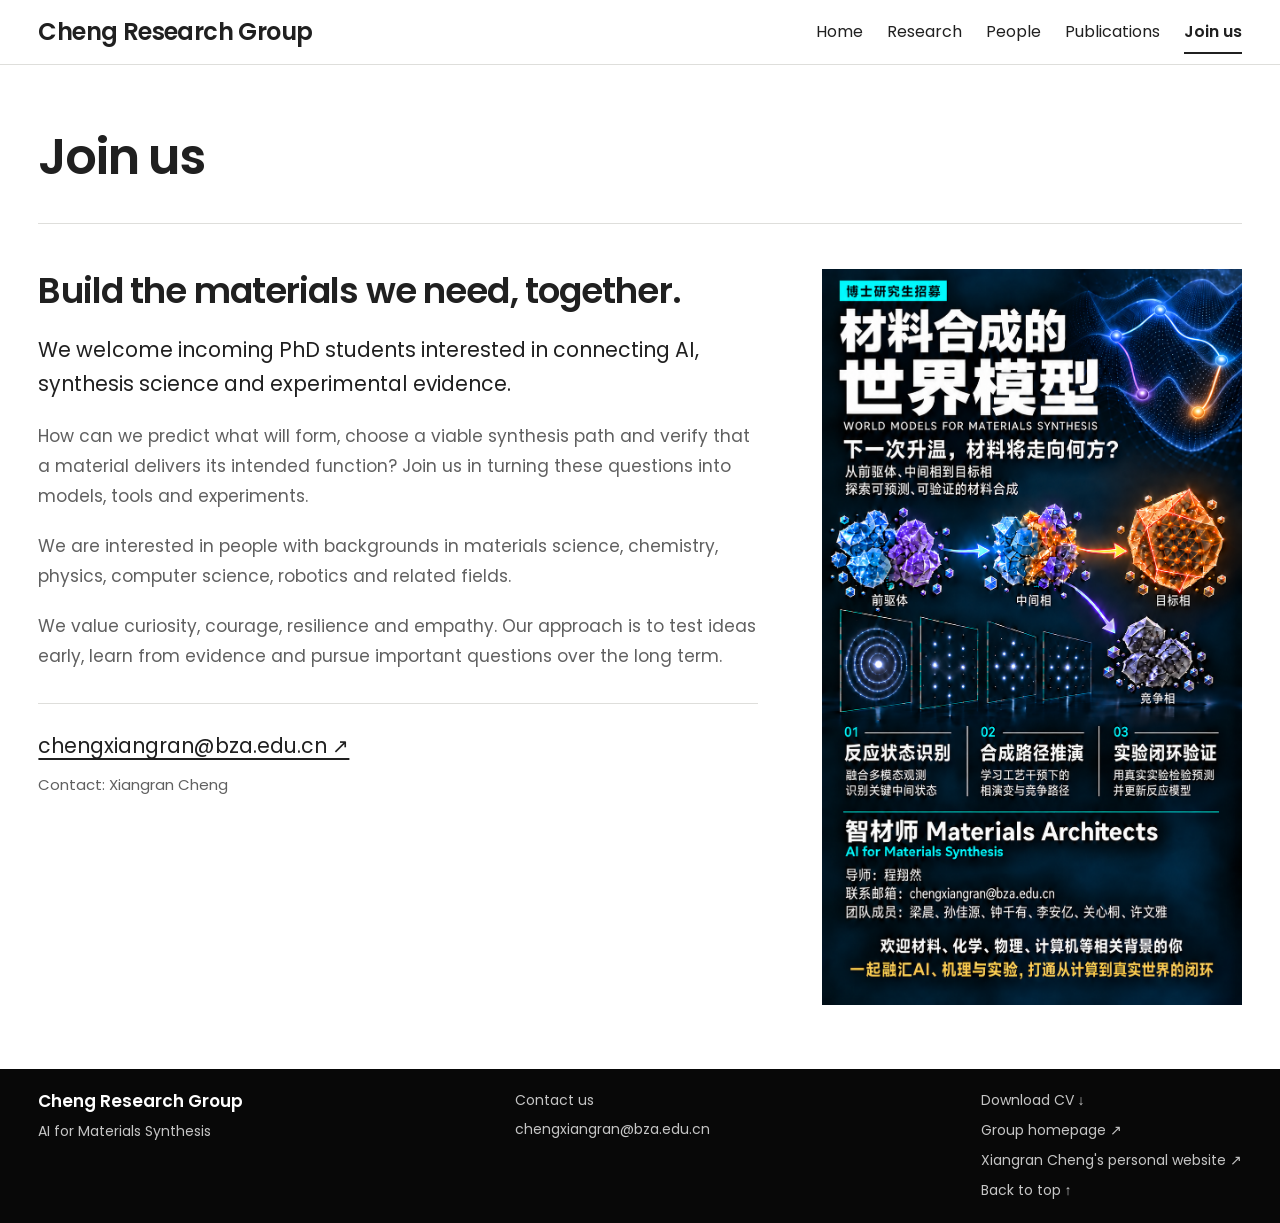
<file: group/join.html>
<!DOCTYPE html>
<html lang="en">
<head>
  <meta charset="utf-8">
  <meta name="viewport" content="width=device-width, initial-scale=1">
  <meta name="theme-color" content="#080808">
  <meta name="description" content="PhD opportunities in materials synthesis, artificial intelligence and automated experimentation with the Cheng Research Group.">
  <title>Join us | Cheng Research Group</title>
  <link rel="icon" href="favicon.svg?v=5" type="image/svg+xml">
  <link rel="preload" href="../assets/fonts/poppins-400.woff2" as="font" type="font/woff2" crossorigin>
  <link rel="preload" href="../assets/fonts/poppins-600.woff2" as="font" type="font/woff2" crossorigin>
  <link rel="stylesheet" href="group.css?v=13">
  <link rel="stylesheet" href="join.css?v=6">
  <script src="group.js?v=6" defer></script>
</head>
<body class="group-page join-page" data-page="join">
  <a class="skip-link" href="#main">Skip to content</a>
  <header class="site-header">
    <div class="container header-inner">
      <a class="wordmark" href="./" aria-label="Cheng Research Group home">Cheng Research Group</a>
      <nav class="primary-nav" id="primary-nav" aria-label="Main navigation">
        <a href="./">Home</a>
        <a href="research.html">Research</a>
        <a href="people.html">People</a>
        <a href="publications.html">Publications</a>
        <a href="join.html" aria-current="page">Join us</a>
      </nav>
    </div>
  </header>

  <main id="main">
    <section class="join-section" id="join" aria-labelledby="join-title">
      <header class="container page-heading"><h1 id="join-title">Join us</h1></header>
      <div class="container join-grid">
        <div class="join-copy">
          <h2>Build the materials we need, together.</h2>
          <p class="join-lead">We welcome incoming PhD students interested in connecting AI, synthesis science and experimental evidence.</p>
          <p>How can we predict what will form, choose a viable synthesis path and verify that a material delivers its intended function? Join us in turning these questions into models, tools and experiments.</p>
          <p>We are interested in people with backgrounds in materials science, chemistry, physics, computer science, robotics and related fields.</p>
          <p>We value curiosity, courage, resilience and empathy. Our approach is to test ideas early, learn from evidence and pursue important questions over the long term.</p>
          <div class="join-contact">
            <a class="contact-email" href="mailto:chengxiangran@bza.edu.cn">chengxiangran@bza.edu.cn ↗</a>
            <p class="contact-person">Contact: Xiangran Cheng</p>
          </div>
        </div>
        <figure class="join-poster"><a href="../assets/materials-synthesis-recruitment-2026.png" aria-label="View the Chinese recruitment poster"><img src="../assets/materials-synthesis-recruitment-2026.png" width="947" height="1661" alt="Chinese PhD recruitment poster: World Models for Materials Synthesis, showing reaction-state identification, synthesis-pathway prediction and experimental validation." decoding="async"></a></figure>
      </div>
    </section>
  </main>
  <footer class="site-footer"><div class="container footer-inner"><div><strong>Cheng Research Group</strong><span>AI for Materials Synthesis</span></div><div><span>Contact us</span><a href="mailto:chengxiangran@bza.edu.cn">chengxiangran@bza.edu.cn</a></div><div class="footer-links"><a href="../assets/Xiangran-Cheng-CV.docx" download>Download CV ↓</a><a href="./">Group homepage ↗</a><a href="../">Xiangran Cheng's personal website ↗</a><a href="#main">Back to top ↑</a></div></div></footer>
</body>
</html>
</file>
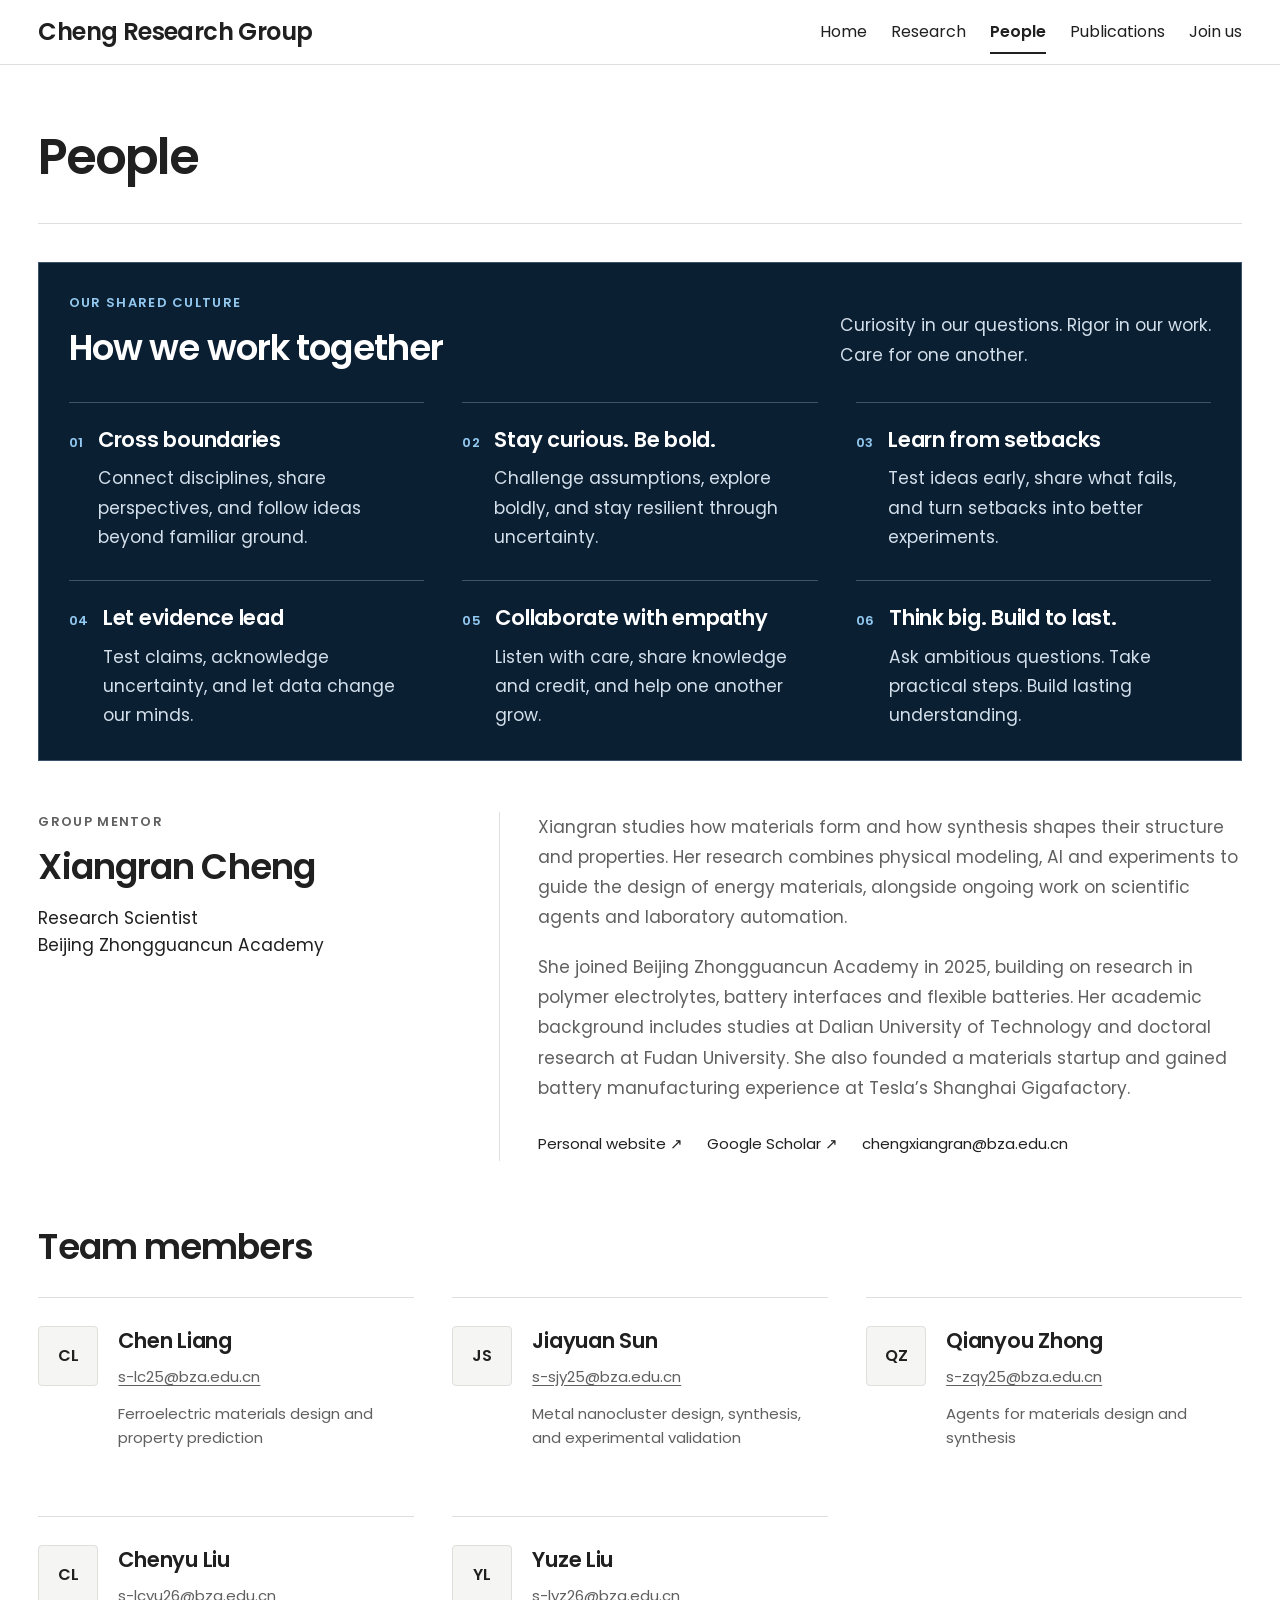
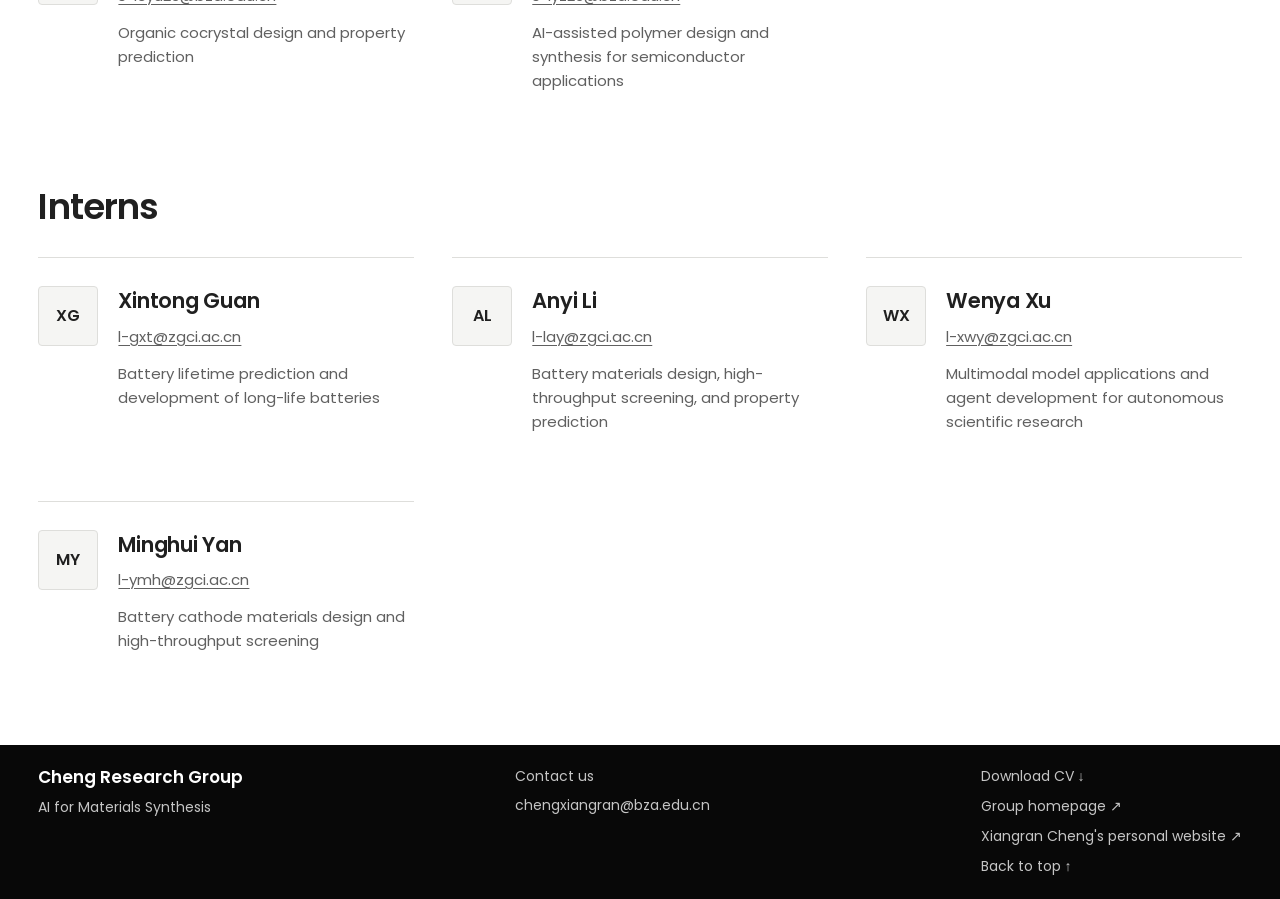
<file: group/people.html>
<!DOCTYPE html>
<html lang="en">
<head>
  <meta charset="utf-8">
  <meta name="viewport" content="width=device-width, initial-scale=1">
  <meta name="theme-color" content="#080808">
  <meta name="description" content="Meet the Cheng Research Group and the shared values that guide how we learn, experiment and work together.">
  <title>People | Cheng Research Group</title>
  <link rel="icon" href="favicon.svg?v=5" type="image/svg+xml">
  <link rel="preload" href="../assets/fonts/poppins-400.woff2" as="font" type="font/woff2" crossorigin>
  <link rel="preload" href="../assets/fonts/poppins-600.woff2" as="font" type="font/woff2" crossorigin>
  <link rel="stylesheet" href="group.css?v=13">
  <link rel="stylesheet" href="people.css?v=6">
  <script src="group.js?v=6" defer></script>
</head>
<body class="group-page people-page" data-page="people">
  <a class="skip-link" href="#main">Skip to content</a>
  <header class="site-header">
    <div class="container header-inner">
      <a class="wordmark" href="./" aria-label="Cheng Research Group home">Cheng Research Group</a>
      <nav class="primary-nav" id="primary-nav" aria-label="Main navigation">
        <a href="./">Home</a>
        <a href="research.html">Research</a>
        <a href="people.html" aria-current="page">People</a>
        <a href="publications.html">Publications</a>
        <a href="join.html">Join us</a>
      </nav>
    </div>
  </header>

  <main id="main">
    <section class="people-section container section-space" id="people" aria-labelledby="people-title">
      <header class="section-heading page-heading"><h1 id="people-title">People</h1></header>
      <section class="group-culture" id="culture" aria-labelledby="culture-title">
        <header class="culture-heading">
          <div><p class="eyebrow">OUR SHARED CULTURE</p><h2 id="culture-title">How we work together</h2></div>
          <p>Curiosity in our questions. Rigor in our work.<br> Care for one another.</p>
        </header>
        <ul class="culture-values">
          <li><span class="culture-number" aria-hidden="true">01</span><div><h3>Cross boundaries</h3><p>Connect disciplines, share perspectives, and follow ideas beyond familiar ground.</p></div></li>
          <li><span class="culture-number" aria-hidden="true">02</span><div><h3>Stay curious. Be bold.</h3><p>Challenge assumptions, explore boldly, and stay resilient through uncertainty.</p></div></li>
          <li><span class="culture-number" aria-hidden="true">03</span><div><h3>Learn from setbacks</h3><p>Test ideas early, share what fails, and turn setbacks into better experiments.</p></div></li>
          <li><span class="culture-number" aria-hidden="true">04</span><div><h3>Let evidence lead</h3><p>Test claims, acknowledge uncertainty, and let data change our minds.</p></div></li>
          <li><span class="culture-number" aria-hidden="true">05</span><div><h3>Collaborate with empathy</h3><p>Listen with care, share knowledge and credit, and help one another grow.</p></div></li>
          <li><span class="culture-number" aria-hidden="true">06</span><div><h3>Think big. Build to last.</h3><p>Ask ambitious questions. Take practical steps. Build lasting understanding.</p></div></li>
        </ul>
      </section>
      <article class="mentor">
        <div class="mentor-copy"><div class="mentor-identity"><p class="eyebrow">GROUP MENTOR</p><h2>Xiangran Cheng</h2><p class="affiliation">Research Scientist<br>Beijing Zhongguancun Academy</p></div>
          <div class="mentor-bio">
          <p>Xiangran studies how materials form and how synthesis shapes their structure and properties. Her research combines physical modeling, AI and experiments to guide the design of energy materials, alongside ongoing work on scientific agents and laboratory automation.</p>
          <p>She joined Beijing Zhongguancun Academy in 2025, building on research in polymer electrolytes, battery interfaces and flexible batteries. Her academic background includes studies at Dalian University of Technology and doctoral research at Fudan University. She also founded a materials startup and gained battery manufacturing experience at Tesla’s Shanghai Gigafactory.</p>
          <div class="mentor-links"><a href="../">Personal website ↗</a><a href="https://scholar.google.com/citations?user=Cs_oFCwAAAAJ&amp;hl=en" target="_blank" rel="noopener">Google Scholar ↗</a><a href="mailto:chengxiangran@bza.edu.cn">chengxiangran@bza.edu.cn</a></div>
          </div>
        </div>
      </article>
      <div class="team-heading"><h2>Team members</h2></div>
      <ul class="member-list">
        <li><span class="member-initial" aria-hidden="true">CL</span><div><h3>Chen Liang</h3><p class="member-email"><a href="mailto:s-lc25@bza.edu.cn">s-lc25@bza.edu.cn</a></p><p class="member-research">Ferroelectric materials design and property prediction</p></div></li>
        <li><span class="member-initial" aria-hidden="true">JS</span><div><h3>Jiayuan Sun</h3><p class="member-email"><a href="mailto:s-sjy25@bza.edu.cn">s-sjy25@bza.edu.cn</a></p><p class="member-research">Metal nanocluster design, synthesis, and experimental validation</p></div></li>
        <li><span class="member-initial" aria-hidden="true">QZ</span><div><h3>Qianyou Zhong</h3><p class="member-email"><a href="mailto:s-zqy25@bza.edu.cn">s-zqy25@bza.edu.cn</a></p><p class="member-research">Agents for materials design and synthesis</p></div></li>
        <li><span class="member-initial" aria-hidden="true">CL</span><div><h3>Chenyu Liu</h3><p class="member-email"><a href="mailto:s-lcyu26@bza.edu.cn">s-lcyu26@bza.edu.cn</a></p><p class="member-research">Organic cocrystal design and property prediction</p></div></li>
        <li><span class="member-initial" aria-hidden="true">YL</span><div><h3>Yuze Liu</h3><p class="member-email"><a href="mailto:s-lyz26@bza.edu.cn">s-lyz26@bza.edu.cn</a></p><p class="member-research">AI-assisted polymer design and synthesis for semiconductor applications</p></div></li>
      </ul>
      <div class="team-heading"><h2>Interns</h2></div>
      <ul class="member-list intern-list">
        <li><span class="member-initial" aria-hidden="true">XG</span><div><h3>Xintong Guan</h3><p class="member-email"><a href="mailto:l-gxt@zgci.ac.cn">l-gxt@zgci.ac.cn</a></p><p class="member-research">Battery lifetime prediction and development of long-life batteries</p></div></li>
        <li><span class="member-initial" aria-hidden="true">AL</span><div><h3>Anyi Li</h3><p class="member-email"><a href="mailto:l-lay@zgci.ac.cn">l-lay@zgci.ac.cn</a></p><p class="member-research">Battery materials design, high-throughput screening, and property prediction</p></div></li>
        <li><span class="member-initial" aria-hidden="true">WX</span><div><h3>Wenya Xu</h3><p class="member-email"><a href="mailto:l-xwy@zgci.ac.cn">l-xwy@zgci.ac.cn</a></p><p class="member-research">Multimodal model applications and agent development for autonomous scientific research</p></div></li>
        <li><span class="member-initial" aria-hidden="true">MY</span><div><h3>Minghui Yan</h3><p class="member-email"><a href="mailto:l-ymh@zgci.ac.cn">l-ymh@zgci.ac.cn</a></p><p class="member-research">Battery cathode materials design and high-throughput screening</p></div></li>
      </ul>
    </section>
  </main>
  <footer class="site-footer"><div class="container footer-inner"><div><strong>Cheng Research Group</strong><span>AI for Materials Synthesis</span></div><div><span>Contact us</span><a href="mailto:chengxiangran@bza.edu.cn">chengxiangran@bza.edu.cn</a></div><div class="footer-links"><a href="../assets/Xiangran-Cheng-CV.docx" download>Download CV ↓</a><a href="./">Group homepage ↗</a><a href="../">Xiangran Cheng's personal website ↗</a><a href="#main">Back to top ↑</a></div></div></footer>
</body>
</html>
</file>
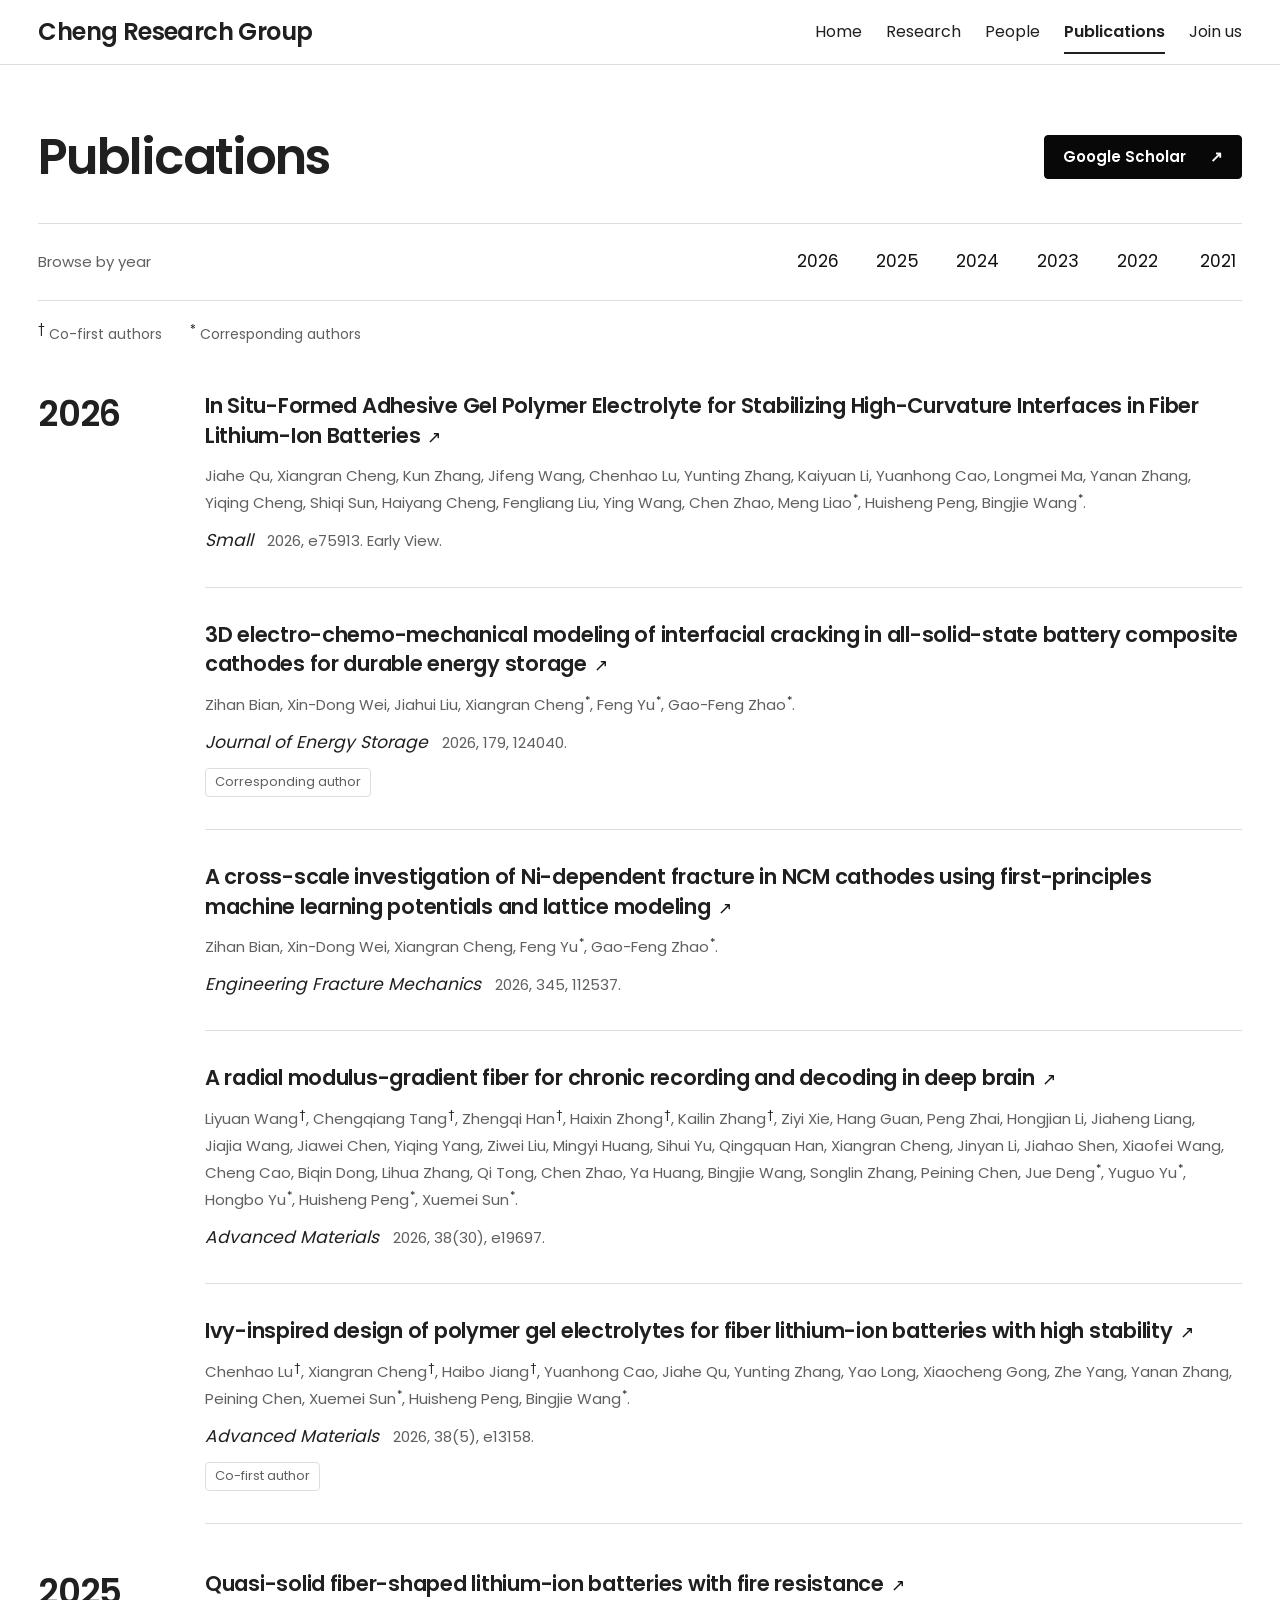
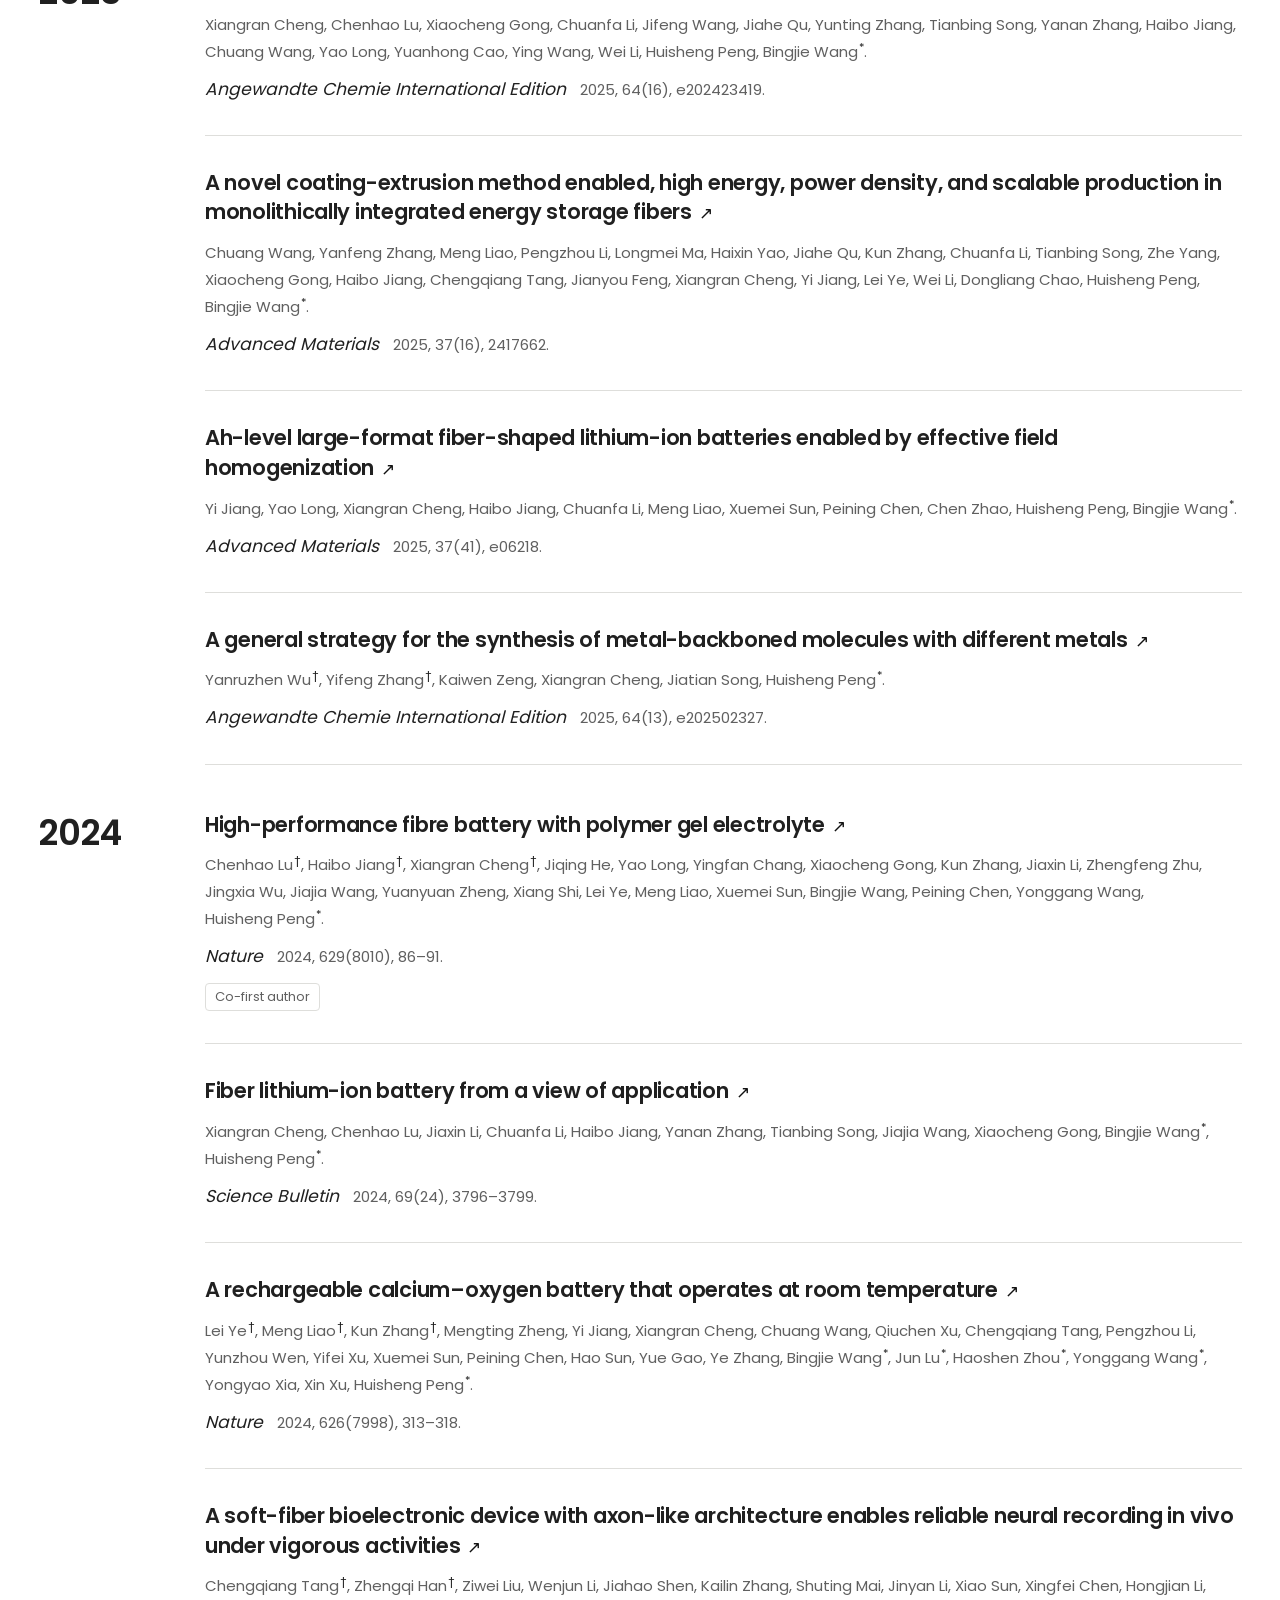
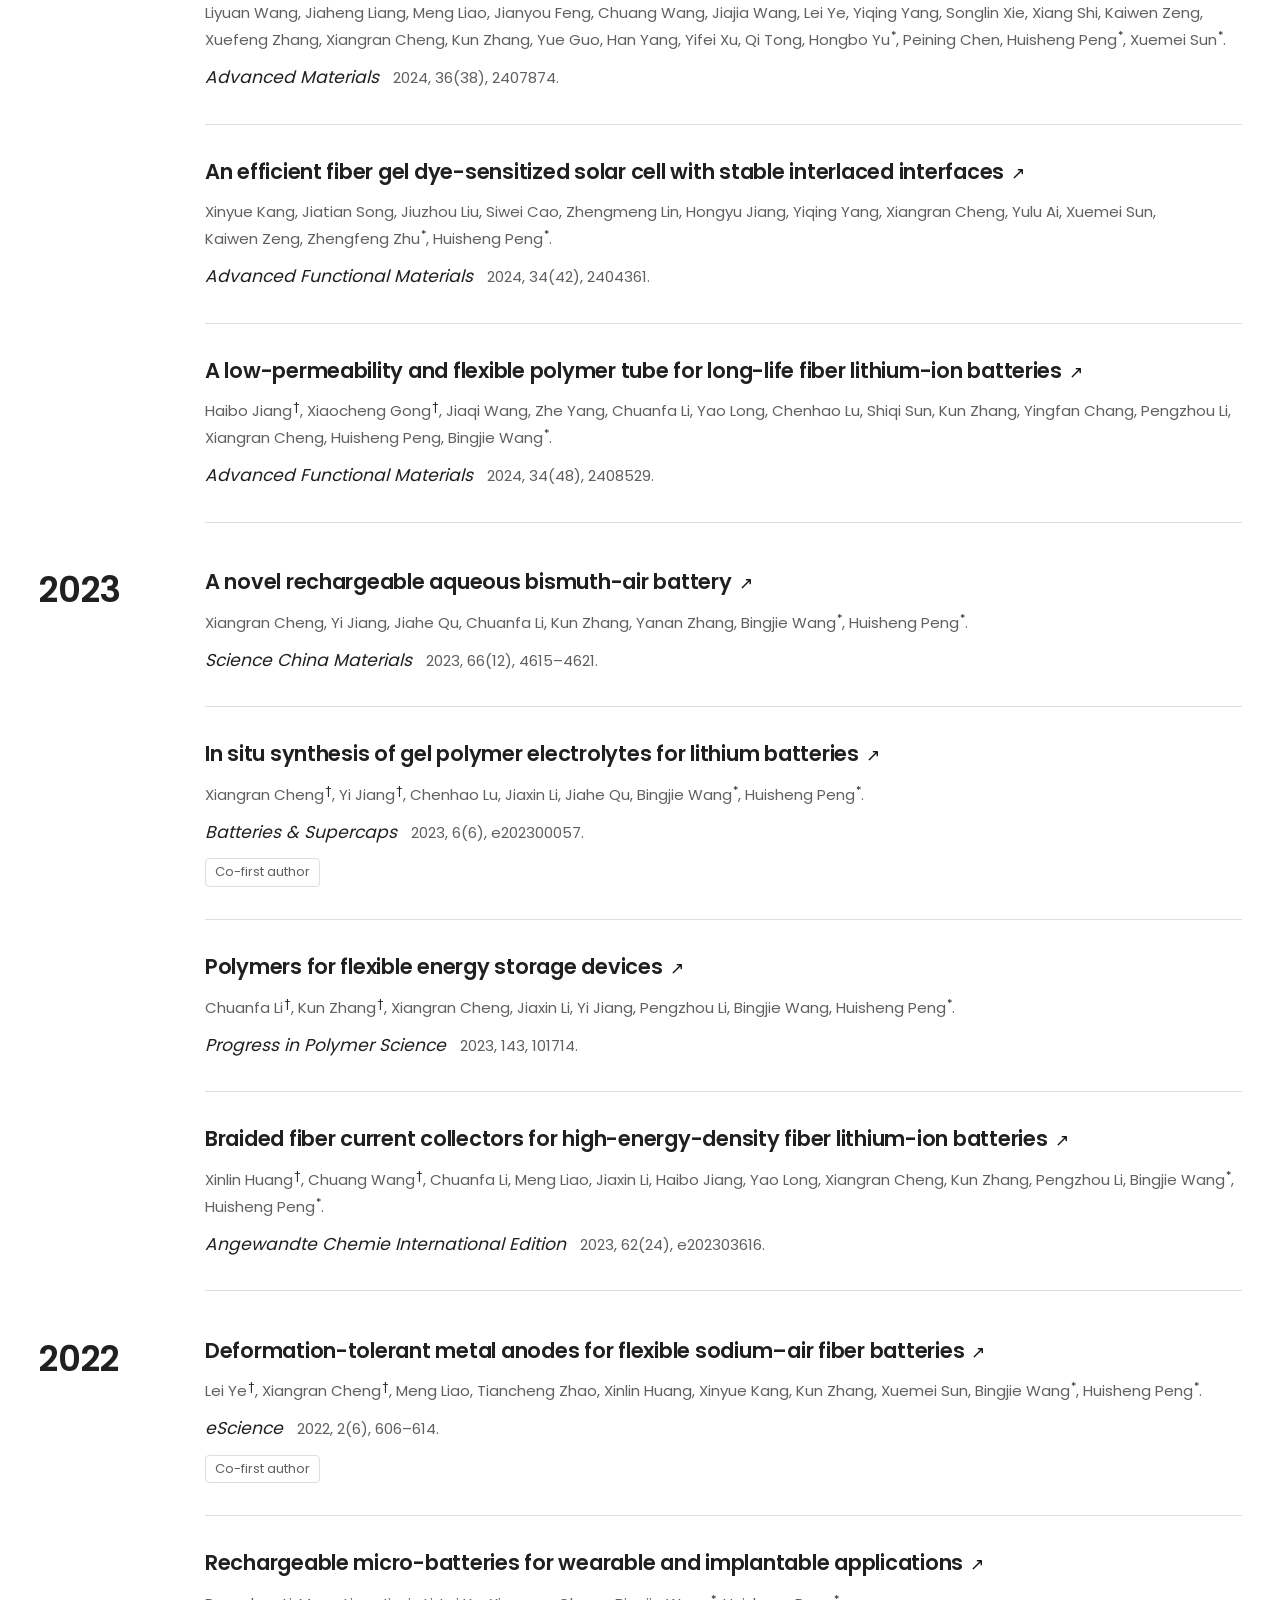
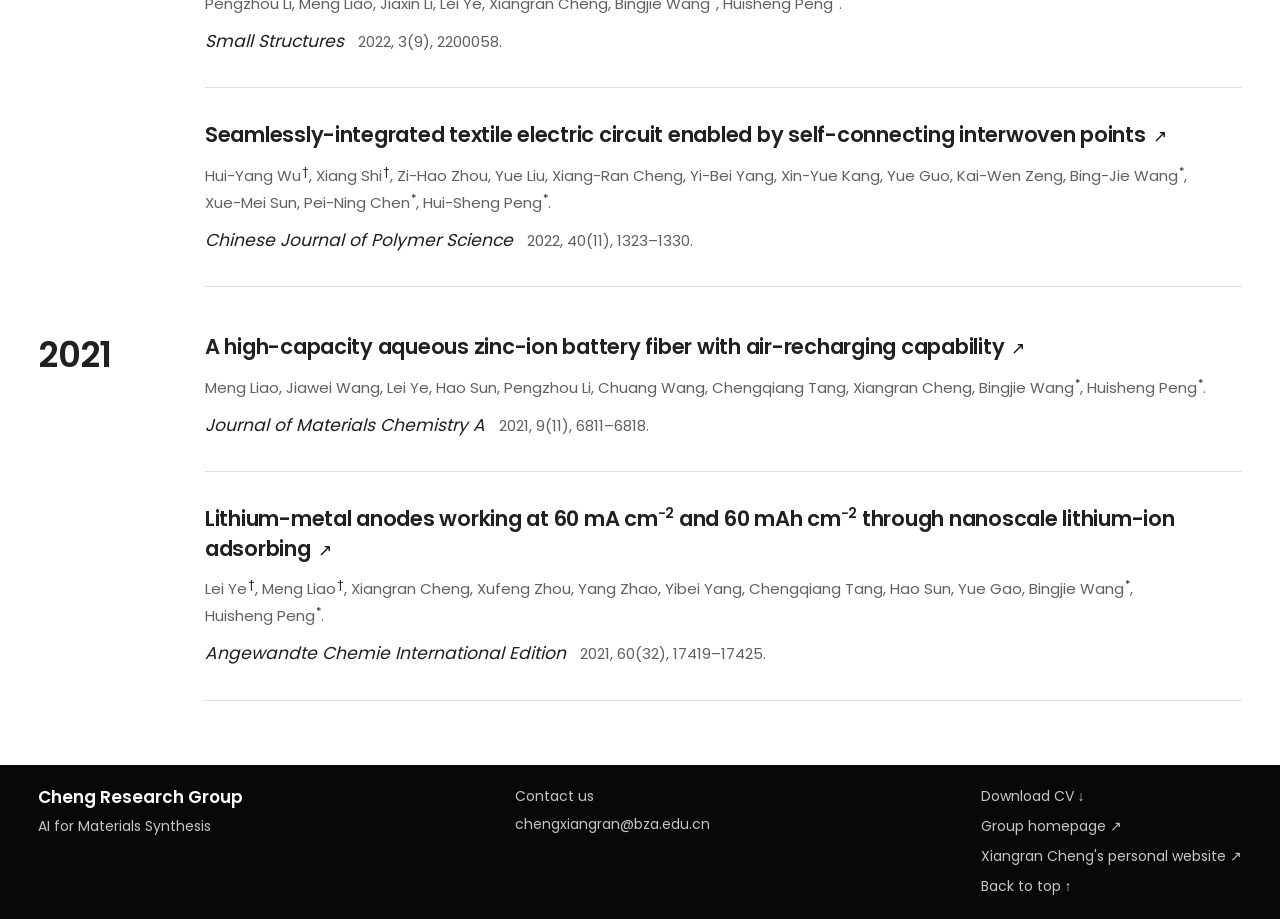
<file: group/publications.html>
<!DOCTYPE html>
<html lang="en">
<head>
  <meta charset="utf-8">
  <meta name="viewport" content="width=device-width, initial-scale=1">
  <meta name="theme-color" content="#080808">
  <meta name="description" content="Publications by Xiangran Cheng in materials design, energy storage and bioelectronics, with complete author lists and authorship information. Cheng Research Group.">
  <title>Publications | Cheng Research Group</title>
  <link rel="icon" href="favicon.svg?v=5" type="image/svg+xml">
  <link rel="preload" href="../assets/fonts/poppins-400.woff2" as="font" type="font/woff2" crossorigin>
  <link rel="preload" href="../assets/fonts/poppins-600.woff2" as="font" type="font/woff2" crossorigin>
  <link rel="stylesheet" href="group.css?v=13">
  <link rel="stylesheet" href="publications.css?v=10">
  <script src="group.js?v=6" defer></script>
</head>
<body class="group-page publications-page">
  <a class="skip-link" href="#main">Skip to content</a>
  <header class="site-header">
    <div class="container header-inner">
      <a class="wordmark" href="./" aria-label="Cheng Research Group home">Cheng Research Group</a>
      <nav class="primary-nav" id="primary-nav" aria-label="Main navigation">
        <a href="./">Home</a>
        <a href="research.html">Research</a>
        <a href="people.html">People</a>
        <a href="publications.html" aria-current="page">Publications</a>
        <a href="join.html">Join us</a>
      </nav>
    </div>
  </header>

  <main id="main" class="container publications-main">
    <header class="publications-intro page-heading">
      <h1>Publications</h1>
      <div class="scholar-entry">
        <a class="scholar-button" href="https://scholar.google.com/citations?user=Cs_oFCwAAAAJ&amp;hl=en" target="_blank" rel="noopener noreferrer">Google Scholar <span aria-hidden="true">↗</span></a>
      </div>
    </header>

    <nav class="publication-years" aria-label="Publication years">
      <span>Browse by year</span>
      <a href="#year-2026">2026</a><a href="#year-2025">2025</a><a href="#year-2024">2024</a><a href="#year-2023">2023</a><a href="#year-2022">2022</a><a href="#year-2021">2021</a>
    </nav>

    <div class="authorship-legend" aria-label="Authorship notation">
      <span><sup>†</sup> Co-first authors</span>
      <span><sup>*</sup> Corresponding authors</span>
    </div>

    <section class="publication-year" id="year-2026" aria-labelledby="heading-year-2026">
      <h2 id="heading-year-2026">2026</h2>
      <ol class="paper-list">
        <li class="paper" id="paper-adhesive-gel-electrolyte" data-publication-type="journal">
          <h3><a href="https://doi.org/10.1002/smll.75913" target="_blank" rel="noopener noreferrer">In Situ-Formed Adhesive Gel Polymer Electrolyte for Stabilizing High-Curvature Interfaces in Fiber Lithium-Ion Batteries<span class="paper-arrow" aria-hidden="true">↗</span></a></h3>
          <p class="paper-authors"><span class="author">Jiahe Qu</span>, <span class="author">Xiangran Cheng</span>, <span class="author">Kun Zhang</span>, <span class="author">Jifeng Wang</span>, <span class="author">Chenhao Lu</span>, <span class="author">Yunting Zhang</span>, <span class="author">Kaiyuan Li</span>, <span class="author">Yuanhong Cao</span>, <span class="author">Longmei Ma</span>, <span class="author">Yanan Zhang</span>, <span class="author">Yiqing Cheng</span>, <span class="author">Shiqi Sun</span>, <span class="author">Haiyang Cheng</span>, <span class="author">Fengliang Liu</span>, <span class="author">Ying Wang</span>, <span class="author">Chen Zhao</span>, <span class="author">Meng Liao<sup class="author-marker" aria-label="Corresponding author" title="Corresponding author">*</sup></span>, <span class="author">Huisheng Peng</span>, <span class="author">Bingjie Wang<sup class="author-marker" aria-label="Corresponding author" title="Corresponding author">*</sup></span>.</p>
          <p class="paper-citation"><em>Small</em><span>2026, e75913. Early View.</span></p>
        </li>
        <li class="paper" id="paper-interfacial-cracking" data-publication-type="journal">
          <h3><a href="https://doi.org/10.1016/j.est.2026.124040" target="_blank" rel="noopener noreferrer">3D electro-chemo-mechanical modeling of interfacial cracking in all-solid-state battery composite cathodes for durable energy storage<span class="paper-arrow" aria-hidden="true">↗</span></a></h3>
          <p class="paper-authors"><span class="author">Zihan Bian</span>, <span class="author">Xin-Dong Wei</span>, <span class="author">Jiahui Liu</span>, <span class="author">Xiangran Cheng<sup class="author-marker" aria-label="Corresponding author" title="Corresponding author">*</sup></span>, <span class="author">Feng Yu<sup class="author-marker" aria-label="Corresponding author" title="Corresponding author">*</sup></span>, <span class="author">Gao-Feng Zhao<sup class="author-marker" aria-label="Corresponding author" title="Corresponding author">*</sup></span>.</p>
          <p class="paper-citation"><em>Journal of Energy Storage</em><span>2026, 179, 124040.</span></p>
          <p class="paper-roles" aria-label="Xiangran Cheng’s authorship"><span>Corresponding author</span></p>
        </li>
        <li class="paper" id="paper-ncm-fracture" data-publication-type="journal">
          <h3><a href="https://doi.org/10.1016/j.engfracmech.2026.112537" target="_blank" rel="noopener noreferrer">A cross-scale investigation of Ni-dependent fracture in NCM cathodes using first-principles machine learning potentials and lattice modeling<span class="paper-arrow" aria-hidden="true">↗</span></a></h3>
          <p class="paper-authors"><span class="author">Zihan Bian</span>, <span class="author">Xin-Dong Wei</span>, <span class="author">Xiangran Cheng</span>, <span class="author">Feng Yu<sup class="author-marker" aria-label="Corresponding author" title="Corresponding author">*</sup></span>, <span class="author">Gao-Feng Zhao<sup class="author-marker" aria-label="Corresponding author" title="Corresponding author">*</sup></span>.</p>
          <p class="paper-citation"><em>Engineering Fracture Mechanics</em><span>2026, 345, 112537.</span></p>
        </li>
        <li class="paper" id="paper-radial-modulus" data-publication-type="journal">
          <h3><a href="https://doi.org/10.1002/adma.202519697" target="_blank" rel="noopener noreferrer">A radial modulus-gradient fiber for chronic recording and decoding in deep brain<span class="paper-arrow" aria-hidden="true">↗</span></a></h3>
          <p class="paper-authors"><span class="author">Liyuan Wang<sup class="author-marker" aria-label="Co-first author" title="Co-first author">†</sup></span>, <span class="author">Chengqiang Tang<sup class="author-marker" aria-label="Co-first author" title="Co-first author">†</sup></span>, <span class="author">Zhengqi Han<sup class="author-marker" aria-label="Co-first author" title="Co-first author">†</sup></span>, <span class="author">Haixin Zhong<sup class="author-marker" aria-label="Co-first author" title="Co-first author">†</sup></span>, <span class="author">Kailin Zhang<sup class="author-marker" aria-label="Co-first author" title="Co-first author">†</sup></span>, <span class="author">Ziyi Xie</span>, <span class="author">Hang Guan</span>, <span class="author">Peng Zhai</span>, <span class="author">Hongjian Li</span>, <span class="author">Jiaheng Liang</span>, <span class="author">Jiajia Wang</span>, <span class="author">Jiawei Chen</span>, <span class="author">Yiqing Yang</span>, <span class="author">Ziwei Liu</span>, <span class="author">Mingyi Huang</span>, <span class="author">Sihui Yu</span>, <span class="author">Qingquan Han</span>, <span class="author">Xiangran Cheng</span>, <span class="author">Jinyan Li</span>, <span class="author">Jiahao Shen</span>, <span class="author">Xiaofei Wang</span>, <span class="author">Cheng Cao</span>, <span class="author">Biqin Dong</span>, <span class="author">Lihua Zhang</span>, <span class="author">Qi Tong</span>, <span class="author">Chen Zhao</span>, <span class="author">Ya Huang</span>, <span class="author">Bingjie Wang</span>, <span class="author">Songlin Zhang</span>, <span class="author">Peining Chen</span>, <span class="author">Jue Deng<sup class="author-marker" aria-label="Corresponding author" title="Corresponding author">*</sup></span>, <span class="author">Yuguo Yu<sup class="author-marker" aria-label="Corresponding author" title="Corresponding author">*</sup></span>, <span class="author">Hongbo Yu<sup class="author-marker" aria-label="Corresponding author" title="Corresponding author">*</sup></span>, <span class="author">Huisheng Peng<sup class="author-marker" aria-label="Corresponding author" title="Corresponding author">*</sup></span>, <span class="author">Xuemei Sun<sup class="author-marker" aria-label="Corresponding author" title="Corresponding author">*</sup></span>.</p>
          <p class="paper-citation"><em>Advanced Materials</em><span>2026, 38(30), e19697.</span></p>
        </li>
        <li class="paper" id="paper-ivy" data-publication-type="journal">
          <h3><a href="https://doi.org/10.1002/adma.202513158" target="_blank" rel="noopener noreferrer">Ivy-inspired design of polymer gel electrolytes for fiber lithium-ion batteries with high stability<span class="paper-arrow" aria-hidden="true">↗</span></a></h3>
          <p class="paper-authors"><span class="author">Chenhao Lu<sup class="author-marker" aria-label="Co-first author" title="Co-first author">†</sup></span>, <span class="author">Xiangran Cheng<sup class="author-marker" aria-label="Co-first author" title="Co-first author">†</sup></span>, <span class="author">Haibo Jiang<sup class="author-marker" aria-label="Co-first author" title="Co-first author">†</sup></span>, <span class="author">Yuanhong Cao</span>, <span class="author">Jiahe Qu</span>, <span class="author">Yunting Zhang</span>, <span class="author">Yao Long</span>, <span class="author">Xiaocheng Gong</span>, <span class="author">Zhe Yang</span>, <span class="author">Yanan Zhang</span>, <span class="author">Peining Chen</span>, <span class="author">Xuemei Sun<sup class="author-marker" aria-label="Corresponding author" title="Corresponding author">*</sup></span>, <span class="author">Huisheng Peng</span>, <span class="author">Bingjie Wang<sup class="author-marker" aria-label="Corresponding author" title="Corresponding author">*</sup></span>.</p>
          <p class="paper-citation"><em>Advanced Materials</em><span>2026, 38(5), e13158.</span></p>
          <p class="paper-roles" aria-label="Xiangran Cheng’s authorship"><span>Co-first author</span></p>
        </li>
      </ol>
    </section>

    <section class="publication-year" id="year-2025" aria-labelledby="heading-year-2025">
      <h2 id="heading-year-2025">2025</h2>
      <ol class="paper-list">
        <li class="paper" id="paper-fire" data-publication-type="journal">
          <h3><a href="https://doi.org/10.1002/anie.202423419" target="_blank" rel="noopener noreferrer">Quasi-solid fiber-shaped lithium-ion batteries with fire resistance<span class="paper-arrow" aria-hidden="true">↗</span></a></h3>
          <p class="paper-authors"><span class="author">Xiangran Cheng</span>, <span class="author">Chenhao Lu</span>, <span class="author">Xiaocheng Gong</span>, <span class="author">Chuanfa Li</span>, <span class="author">Jifeng Wang</span>, <span class="author">Jiahe Qu</span>, <span class="author">Yunting Zhang</span>, <span class="author">Tianbing Song</span>, <span class="author">Yanan Zhang</span>, <span class="author">Haibo Jiang</span>, <span class="author">Chuang Wang</span>, <span class="author">Yao Long</span>, <span class="author">Yuanhong Cao</span>, <span class="author">Ying Wang</span>, <span class="author">Wei Li</span>, <span class="author">Huisheng Peng</span>, <span class="author">Bingjie Wang<sup class="author-marker" aria-label="Corresponding author" title="Corresponding author">*</sup></span>.</p>
          <p class="paper-citation"><em>Angewandte Chemie International Edition</em><span>2025, 64(16), e202423419.</span></p>
        </li>
        <li class="paper" id="paper-coating-extrusion" data-publication-type="journal">
          <h3><a href="https://doi.org/10.1002/adma.202417662" target="_blank" rel="noopener noreferrer">A novel coating-extrusion method enabled, high energy, power density, and scalable production in monolithically integrated energy storage fibers<span class="paper-arrow" aria-hidden="true">↗</span></a></h3>
          <p class="paper-authors"><span class="author">Chuang Wang</span>, <span class="author">Yanfeng Zhang</span>, <span class="author">Meng Liao</span>, <span class="author">Pengzhou Li</span>, <span class="author">Longmei Ma</span>, <span class="author">Haixin Yao</span>, <span class="author">Jiahe Qu</span>, <span class="author">Kun Zhang</span>, <span class="author">Chuanfa Li</span>, <span class="author">Tianbing Song</span>, <span class="author">Zhe Yang</span>, <span class="author">Xiaocheng Gong</span>, <span class="author">Haibo Jiang</span>, <span class="author">Chengqiang Tang</span>, <span class="author">Jianyou Feng</span>, <span class="author">Xiangran Cheng</span>, <span class="author">Yi Jiang</span>, <span class="author">Lei Ye</span>, <span class="author">Wei Li</span>, <span class="author">Dongliang Chao</span>, <span class="author">Huisheng Peng</span>, <span class="author">Bingjie Wang<sup class="author-marker" aria-label="Corresponding author" title="Corresponding author">*</sup></span>.</p>
          <p class="paper-citation"><em>Advanced Materials</em><span>2025, 37(16), 2417662.</span></p>
        </li>
        <li class="paper" id="paper-ah-fibers" data-publication-type="journal">
          <h3><a href="https://doi.org/10.1002/adma.202506218" target="_blank" rel="noopener noreferrer">Ah-level large-format fiber-shaped lithium-ion batteries enabled by effective field homogenization<span class="paper-arrow" aria-hidden="true">↗</span></a></h3>
          <p class="paper-authors"><span class="author">Yi Jiang</span>, <span class="author">Yao Long</span>, <span class="author">Xiangran Cheng</span>, <span class="author">Haibo Jiang</span>, <span class="author">Chuanfa Li</span>, <span class="author">Meng Liao</span>, <span class="author">Xuemei Sun</span>, <span class="author">Peining Chen</span>, <span class="author">Chen Zhao</span>, <span class="author">Huisheng Peng</span>, <span class="author">Bingjie Wang<sup class="author-marker" aria-label="Corresponding author" title="Corresponding author">*</sup></span>.</p>
          <p class="paper-citation"><em>Advanced Materials</em><span>2025, 37(41), e06218.</span></p>
        </li>
        <li class="paper" id="paper-metal-backbones" data-publication-type="journal">
          <h3><a href="https://doi.org/10.1002/anie.202502327" target="_blank" rel="noopener noreferrer">A general strategy for the synthesis of metal-backboned molecules with different metals<span class="paper-arrow" aria-hidden="true">↗</span></a></h3>
          <p class="paper-authors"><span class="author">Yanruzhen Wu<sup class="author-marker" aria-label="Co-first author" title="Co-first author">†</sup></span>, <span class="author">Yifeng Zhang<sup class="author-marker" aria-label="Co-first author" title="Co-first author">†</sup></span>, <span class="author">Kaiwen Zeng</span>, <span class="author">Xiangran Cheng</span>, <span class="author">Jiatian Song</span>, <span class="author">Huisheng Peng<sup class="author-marker" aria-label="Corresponding author" title="Corresponding author">*</sup></span>.</p>
          <p class="paper-citation"><em>Angewandte Chemie International Edition</em><span>2025, 64(13), e202502327.</span></p>
        </li>
      </ol>
    </section>

    <section class="publication-year" id="year-2024" aria-labelledby="heading-year-2024">
      <h2 id="heading-year-2024">2024</h2>
      <ol class="paper-list">
        <li class="paper" id="paper-fibre" data-publication-type="journal">
          <h3><a href="https://doi.org/10.1038/s41586-024-07343-x" target="_blank" rel="noopener noreferrer">High-performance fibre battery with polymer gel electrolyte<span class="paper-arrow" aria-hidden="true">↗</span></a></h3>
          <p class="paper-authors"><span class="author">Chenhao Lu<sup class="author-marker" aria-label="Co-first author" title="Co-first author">†</sup></span>, <span class="author">Haibo Jiang<sup class="author-marker" aria-label="Co-first author" title="Co-first author">†</sup></span>, <span class="author">Xiangran Cheng<sup class="author-marker" aria-label="Co-first author" title="Co-first author">†</sup></span>, <span class="author">Jiqing He</span>, <span class="author">Yao Long</span>, <span class="author">Yingfan Chang</span>, <span class="author">Xiaocheng Gong</span>, <span class="author">Kun Zhang</span>, <span class="author">Jiaxin Li</span>, <span class="author">Zhengfeng Zhu</span>, <span class="author">Jingxia Wu</span>, <span class="author">Jiajia Wang</span>, <span class="author">Yuanyuan Zheng</span>, <span class="author">Xiang Shi</span>, <span class="author">Lei Ye</span>, <span class="author">Meng Liao</span>, <span class="author">Xuemei Sun</span>, <span class="author">Bingjie Wang</span>, <span class="author">Peining Chen</span>, <span class="author">Yonggang Wang</span>, <span class="author">Huisheng Peng<sup class="author-marker" aria-label="Corresponding author" title="Corresponding author">*</sup></span>.</p>
          <p class="paper-citation"><em>Nature</em><span>2024, 629(8010), 86–91.</span></p>
          <p class="paper-roles" aria-label="Xiangran Cheng’s authorship"><span>Co-first author</span></p>
        </li>
        <li class="paper" id="paper-application" data-publication-type="journal">
          <h3><a href="https://doi.org/10.1016/j.scib.2024.09.037" target="_blank" rel="noopener noreferrer">Fiber lithium-ion battery from a view of application<span class="paper-arrow" aria-hidden="true">↗</span></a></h3>
          <p class="paper-authors"><span class="author">Xiangran Cheng</span>, <span class="author">Chenhao Lu</span>, <span class="author">Jiaxin Li</span>, <span class="author">Chuanfa Li</span>, <span class="author">Haibo Jiang</span>, <span class="author">Yanan Zhang</span>, <span class="author">Tianbing Song</span>, <span class="author">Jiajia Wang</span>, <span class="author">Xiaocheng Gong</span>, <span class="author">Bingjie Wang<sup class="author-marker" aria-label="Corresponding author" title="Corresponding author">*</sup></span>, <span class="author">Huisheng Peng<sup class="author-marker" aria-label="Corresponding author" title="Corresponding author">*</sup></span>.</p>
          <p class="paper-citation"><em>Science Bulletin</em><span>2024, 69(24), 3796–3799.</span></p>
        </li>
        <li class="paper" id="paper-calcium" data-publication-type="journal">
          <h3><a href="https://doi.org/10.1038/s41586-023-06949-x" target="_blank" rel="noopener noreferrer">A rechargeable calcium–oxygen battery that operates at room temperature<span class="paper-arrow" aria-hidden="true">↗</span></a></h3>
          <p class="paper-authors"><span class="author">Lei Ye<sup class="author-marker" aria-label="Co-first author" title="Co-first author">†</sup></span>, <span class="author">Meng Liao<sup class="author-marker" aria-label="Co-first author" title="Co-first author">†</sup></span>, <span class="author">Kun Zhang<sup class="author-marker" aria-label="Co-first author" title="Co-first author">†</sup></span>, <span class="author">Mengting Zheng</span>, <span class="author">Yi Jiang</span>, <span class="author">Xiangran Cheng</span>, <span class="author">Chuang Wang</span>, <span class="author">Qiuchen Xu</span>, <span class="author">Chengqiang Tang</span>, <span class="author">Pengzhou Li</span>, <span class="author">Yunzhou Wen</span>, <span class="author">Yifei Xu</span>, <span class="author">Xuemei Sun</span>, <span class="author">Peining Chen</span>, <span class="author">Hao Sun</span>, <span class="author">Yue Gao</span>, <span class="author">Ye Zhang</span>, <span class="author">Bingjie Wang<sup class="author-marker" aria-label="Corresponding author" title="Corresponding author">*</sup></span>, <span class="author">Jun Lu<sup class="author-marker" aria-label="Corresponding author" title="Corresponding author">*</sup></span>, <span class="author">Haoshen Zhou<sup class="author-marker" aria-label="Corresponding author" title="Corresponding author">*</sup></span>, <span class="author">Yonggang Wang<sup class="author-marker" aria-label="Corresponding author" title="Corresponding author">*</sup></span>, <span class="author">Yongyao Xia</span>, <span class="author">Xin Xu</span>, <span class="author">Huisheng Peng<sup class="author-marker" aria-label="Corresponding author" title="Corresponding author">*</sup></span>.</p>
          <p class="paper-citation"><em>Nature</em><span>2024, 626(7998), 313–318.</span></p>
        </li>
        <li class="paper" id="paper-soft-bioelectronics" data-publication-type="journal">
          <h3><a href="https://doi.org/10.1002/adma.202407874" target="_blank" rel="noopener noreferrer">A soft-fiber bioelectronic device with axon-like architecture enables reliable neural recording in vivo under vigorous activities<span class="paper-arrow" aria-hidden="true">↗</span></a></h3>
          <p class="paper-authors"><span class="author">Chengqiang Tang<sup class="author-marker" aria-label="Co-first author" title="Co-first author">†</sup></span>, <span class="author">Zhengqi Han<sup class="author-marker" aria-label="Co-first author" title="Co-first author">†</sup></span>, <span class="author">Ziwei Liu</span>, <span class="author">Wenjun Li</span>, <span class="author">Jiahao Shen</span>, <span class="author">Kailin Zhang</span>, <span class="author">Shuting Mai</span>, <span class="author">Jinyan Li</span>, <span class="author">Xiao Sun</span>, <span class="author">Xingfei Chen</span>, <span class="author">Hongjian Li</span>, <span class="author">Liyuan Wang</span>, <span class="author">Jiaheng Liang</span>, <span class="author">Meng Liao</span>, <span class="author">Jianyou Feng</span>, <span class="author">Chuang Wang</span>, <span class="author">Jiajia Wang</span>, <span class="author">Lei Ye</span>, <span class="author">Yiqing Yang</span>, <span class="author">Songlin Xie</span>, <span class="author">Xiang Shi</span>, <span class="author">Kaiwen Zeng</span>, <span class="author">Xuefeng Zhang</span>, <span class="author">Xiangran Cheng</span>, <span class="author">Kun Zhang</span>, <span class="author">Yue Guo</span>, <span class="author">Han Yang</span>, <span class="author">Yifei Xu</span>, <span class="author">Qi Tong</span>, <span class="author">Hongbo Yu<sup class="author-marker" aria-label="Corresponding author" title="Corresponding author">*</sup></span>, <span class="author">Peining Chen</span>, <span class="author">Huisheng Peng<sup class="author-marker" aria-label="Corresponding author" title="Corresponding author">*</sup></span>, <span class="author">Xuemei Sun<sup class="author-marker" aria-label="Corresponding author" title="Corresponding author">*</sup></span>.</p>
          <p class="paper-citation"><em>Advanced Materials</em><span>2024, 36(38), 2407874.</span></p>
        </li>
        <li class="paper" id="paper-solar-cell" data-publication-type="journal">
          <h3><a href="https://doi.org/10.1002/adfm.202404361" target="_blank" rel="noopener noreferrer">An efficient fiber gel dye-sensitized solar cell with stable interlaced interfaces<span class="paper-arrow" aria-hidden="true">↗</span></a></h3>
          <p class="paper-authors"><span class="author">Xinyue Kang</span>, <span class="author">Jiatian Song</span>, <span class="author">Jiuzhou Liu</span>, <span class="author">Siwei Cao</span>, <span class="author">Zhengmeng Lin</span>, <span class="author">Hongyu Jiang</span>, <span class="author">Yiqing Yang</span>, <span class="author">Xiangran Cheng</span>, <span class="author">Yulu Ai</span>, <span class="author">Xuemei Sun</span>, <span class="author">Kaiwen Zeng</span>, <span class="author">Zhengfeng Zhu<sup class="author-marker" aria-label="Corresponding author" title="Corresponding author">*</sup></span>, <span class="author">Huisheng Peng<sup class="author-marker" aria-label="Corresponding author" title="Corresponding author">*</sup></span>.</p>
          <p class="paper-citation"><em>Advanced Functional Materials</em><span>2024, 34(42), 2404361.</span></p>
        </li>
        <li class="paper" id="paper-polymer-tube" data-publication-type="journal">
          <h3><a href="https://doi.org/10.1002/adfm.202408529" target="_blank" rel="noopener noreferrer">A low-permeability and flexible polymer tube for long-life fiber lithium-ion batteries<span class="paper-arrow" aria-hidden="true">↗</span></a></h3>
          <p class="paper-authors"><span class="author">Haibo Jiang<sup class="author-marker" aria-label="Co-first author" title="Co-first author">†</sup></span>, <span class="author">Xiaocheng Gong<sup class="author-marker" aria-label="Co-first author" title="Co-first author">†</sup></span>, <span class="author">Jiaqi Wang</span>, <span class="author">Zhe Yang</span>, <span class="author">Chuanfa Li</span>, <span class="author">Yao Long</span>, <span class="author">Chenhao Lu</span>, <span class="author">Shiqi Sun</span>, <span class="author">Kun Zhang</span>, <span class="author">Yingfan Chang</span>, <span class="author">Pengzhou Li</span>, <span class="author">Xiangran Cheng</span>, <span class="author">Huisheng Peng</span>, <span class="author">Bingjie Wang<sup class="author-marker" aria-label="Corresponding author" title="Corresponding author">*</sup></span>.</p>
          <p class="paper-citation"><em>Advanced Functional Materials</em><span>2024, 34(48), 2408529.</span></p>
        </li>
      </ol>
    </section>

    <section class="publication-year" id="year-2023" aria-labelledby="heading-year-2023">
      <h2 id="heading-year-2023">2023</h2>
      <ol class="paper-list">
        <li class="paper" id="paper-bismuth" data-publication-type="journal">
          <h3><a href="https://doi.org/10.1007/s40843-023-2630-1" target="_blank" rel="noopener noreferrer">A novel rechargeable aqueous bismuth-air battery<span class="paper-arrow" aria-hidden="true">↗</span></a></h3>
          <p class="paper-authors"><span class="author">Xiangran Cheng</span>, <span class="author">Yi Jiang</span>, <span class="author">Jiahe Qu</span>, <span class="author">Chuanfa Li</span>, <span class="author">Kun Zhang</span>, <span class="author">Yanan Zhang</span>, <span class="author">Bingjie Wang<sup class="author-marker" aria-label="Corresponding author" title="Corresponding author">*</sup></span>, <span class="author">Huisheng Peng<sup class="author-marker" aria-label="Corresponding author" title="Corresponding author">*</sup></span>.</p>
          <p class="paper-citation"><em>Science China Materials</em><span>2023, 66(12), 4615–4621.</span></p>
        </li>
        <li class="paper" id="paper-gel" data-publication-type="journal">
          <h3><a href="https://doi.org/10.1002/batt.202300057" target="_blank" rel="noopener noreferrer">In situ synthesis of gel polymer electrolytes for lithium batteries<span class="paper-arrow" aria-hidden="true">↗</span></a></h3>
          <p class="paper-authors"><span class="author">Xiangran Cheng<sup class="author-marker" aria-label="Co-first author" title="Co-first author">†</sup></span>, <span class="author">Yi Jiang<sup class="author-marker" aria-label="Co-first author" title="Co-first author">†</sup></span>, <span class="author">Chenhao Lu</span>, <span class="author">Jiaxin Li</span>, <span class="author">Jiahe Qu</span>, <span class="author">Bingjie Wang<sup class="author-marker" aria-label="Corresponding author" title="Corresponding author">*</sup></span>, <span class="author">Huisheng Peng<sup class="author-marker" aria-label="Corresponding author" title="Corresponding author">*</sup></span>.</p>
          <p class="paper-citation"><em>Batteries &amp; Supercaps</em><span>2023, 6(6), e202300057.</span></p>
          <p class="paper-roles" aria-label="Xiangran Cheng’s authorship"><span>Co-first author</span></p>
        </li>
        <li class="paper" id="paper-polymers" data-publication-type="journal">
          <h3><a href="https://doi.org/10.1016/j.progpolymsci.2023.101714" target="_blank" rel="noopener noreferrer">Polymers for flexible energy storage devices<span class="paper-arrow" aria-hidden="true">↗</span></a></h3>
          <p class="paper-authors"><span class="author">Chuanfa Li<sup class="author-marker" aria-label="Co-first author" title="Co-first author">†</sup></span>, <span class="author">Kun Zhang<sup class="author-marker" aria-label="Co-first author" title="Co-first author">†</sup></span>, <span class="author">Xiangran Cheng</span>, <span class="author">Jiaxin Li</span>, <span class="author">Yi Jiang</span>, <span class="author">Pengzhou Li</span>, <span class="author">Bingjie Wang</span>, <span class="author">Huisheng Peng<sup class="author-marker" aria-label="Corresponding author" title="Corresponding author">*</sup></span>.</p>
          <p class="paper-citation"><em>Progress in Polymer Science</em><span>2023, 143, 101714.</span></p>
        </li>
        <li class="paper" id="paper-braided-collectors" data-publication-type="journal">
          <h3><a href="https://doi.org/10.1002/anie.202303616" target="_blank" rel="noopener noreferrer">Braided fiber current collectors for high-energy-density fiber lithium-ion batteries<span class="paper-arrow" aria-hidden="true">↗</span></a></h3>
          <p class="paper-authors"><span class="author">Xinlin Huang<sup class="author-marker" aria-label="Co-first author" title="Co-first author">†</sup></span>, <span class="author">Chuang Wang<sup class="author-marker" aria-label="Co-first author" title="Co-first author">†</sup></span>, <span class="author">Chuanfa Li</span>, <span class="author">Meng Liao</span>, <span class="author">Jiaxin Li</span>, <span class="author">Haibo Jiang</span>, <span class="author">Yao Long</span>, <span class="author">Xiangran Cheng</span>, <span class="author">Kun Zhang</span>, <span class="author">Pengzhou Li</span>, <span class="author">Bingjie Wang<sup class="author-marker" aria-label="Corresponding author" title="Corresponding author">*</sup></span>, <span class="author">Huisheng Peng<sup class="author-marker" aria-label="Corresponding author" title="Corresponding author">*</sup></span>.</p>
          <p class="paper-citation"><em>Angewandte Chemie International Edition</em><span>2023, 62(24), e202303616.</span></p>
        </li>
      </ol>
    </section>

    <section class="publication-year" id="year-2022" aria-labelledby="heading-year-2022">
      <h2 id="heading-year-2022">2022</h2>
      <ol class="paper-list">
        <li class="paper" id="paper-sodium" data-publication-type="journal">
          <h3><a href="https://doi.org/10.1016/j.esci.2022.10.001" target="_blank" rel="noopener noreferrer">Deformation-tolerant metal anodes for flexible sodium–air fiber batteries<span class="paper-arrow" aria-hidden="true">↗</span></a></h3>
          <p class="paper-authors"><span class="author">Lei Ye<sup class="author-marker" aria-label="Co-first author" title="Co-first author">†</sup></span>, <span class="author">Xiangran Cheng<sup class="author-marker" aria-label="Co-first author" title="Co-first author">†</sup></span>, <span class="author">Meng Liao</span>, <span class="author">Tiancheng Zhao</span>, <span class="author">Xinlin Huang</span>, <span class="author">Xinyue Kang</span>, <span class="author">Kun Zhang</span>, <span class="author">Xuemei Sun</span>, <span class="author">Bingjie Wang<sup class="author-marker" aria-label="Corresponding author" title="Corresponding author">*</sup></span>, <span class="author">Huisheng Peng<sup class="author-marker" aria-label="Corresponding author" title="Corresponding author">*</sup></span>.</p>
          <p class="paper-citation"><em>eScience</em><span>2022, 2(6), 606–614.</span></p>
          <p class="paper-roles" aria-label="Xiangran Cheng’s authorship"><span>Co-first author</span></p>
        </li>
        <li class="paper" id="paper-micro-batteries" data-publication-type="journal">
          <h3><a href="https://doi.org/10.1002/sstr.202200058" target="_blank" rel="noopener noreferrer">Rechargeable micro-batteries for wearable and implantable applications<span class="paper-arrow" aria-hidden="true">↗</span></a></h3>
          <p class="paper-authors"><span class="author">Pengzhou Li</span>, <span class="author">Meng Liao</span>, <span class="author">Jiaxin Li</span>, <span class="author">Lei Ye</span>, <span class="author">Xiangran Cheng</span>, <span class="author">Bingjie Wang<sup class="author-marker" aria-label="Corresponding author" title="Corresponding author">*</sup></span>, <span class="author">Huisheng Peng<sup class="author-marker" aria-label="Corresponding author" title="Corresponding author">*</sup></span>.</p>
          <p class="paper-citation"><em>Small Structures</em><span>2022, 3(9), 2200058.</span></p>
        </li>
        <li class="paper" id="paper-textile-circuit" data-publication-type="journal">
          <h3><a href="https://doi.org/10.1007/s10118-022-2829-7" target="_blank" rel="noopener noreferrer">Seamlessly-integrated textile electric circuit enabled by self-connecting interwoven points<span class="paper-arrow" aria-hidden="true">↗</span></a></h3>
          <p class="paper-authors"><span class="author">Hui-Yang Wu<sup class="author-marker" aria-label="Co-first author" title="Co-first author">†</sup></span>, <span class="author">Xiang Shi<sup class="author-marker" aria-label="Co-first author" title="Co-first author">†</sup></span>, <span class="author">Zi-Hao Zhou</span>, <span class="author">Yue Liu</span>, <span class="author">Xiang-Ran Cheng</span>, <span class="author">Yi-Bei Yang</span>, <span class="author">Xin-Yue Kang</span>, <span class="author">Yue Guo</span>, <span class="author">Kai-Wen Zeng</span>, <span class="author">Bing-Jie Wang<sup class="author-marker" aria-label="Corresponding author" title="Corresponding author">*</sup></span>, <span class="author">Xue-Mei Sun</span>, <span class="author">Pei-Ning Chen<sup class="author-marker" aria-label="Corresponding author" title="Corresponding author">*</sup></span>, <span class="author">Hui-Sheng Peng<sup class="author-marker" aria-label="Corresponding author" title="Corresponding author">*</sup></span>.</p>
          <p class="paper-citation"><em>Chinese Journal of Polymer Science</em><span>2022, 40(11), 1323–1330.</span></p>
        </li>
      </ol>
    </section>

    <section class="publication-year" id="year-2021" aria-labelledby="heading-year-2021">
      <h2 id="heading-year-2021">2021</h2>
      <ol class="paper-list">
        <li class="paper" id="paper-zinc-fiber" data-publication-type="journal">
          <h3><a href="https://doi.org/10.1039/D1TA00803J" target="_blank" rel="noopener noreferrer">A high-capacity aqueous zinc-ion battery fiber with air-recharging capability<span class="paper-arrow" aria-hidden="true">↗</span></a></h3>
          <p class="paper-authors"><span class="author">Meng Liao</span>, <span class="author">Jiawei Wang</span>, <span class="author">Lei Ye</span>, <span class="author">Hao Sun</span>, <span class="author">Pengzhou Li</span>, <span class="author">Chuang Wang</span>, <span class="author">Chengqiang Tang</span>, <span class="author">Xiangran Cheng</span>, <span class="author">Bingjie Wang<sup class="author-marker" aria-label="Corresponding author" title="Corresponding author">*</sup></span>, <span class="author">Huisheng Peng<sup class="author-marker" aria-label="Corresponding author" title="Corresponding author">*</sup></span>.</p>
          <p class="paper-citation"><em>Journal of Materials Chemistry A</em><span>2021, 9(11), 6811–6818.</span></p>
        </li>
        <li class="paper" id="paper-lithium-adsorbing" data-publication-type="journal">
          <h3><a href="https://doi.org/10.1002/anie.202106047" target="_blank" rel="noopener noreferrer">Lithium-metal anodes working at 60 mA cm<sup>−2</sup> and 60 mAh cm<sup>−2</sup> through nanoscale lithium-ion adsorbing<span class="paper-arrow" aria-hidden="true">↗</span></a></h3>
          <p class="paper-authors"><span class="author">Lei Ye<sup class="author-marker" aria-label="Co-first author" title="Co-first author">†</sup></span>, <span class="author">Meng Liao<sup class="author-marker" aria-label="Co-first author" title="Co-first author">†</sup></span>, <span class="author">Xiangran Cheng</span>, <span class="author">Xufeng Zhou</span>, <span class="author">Yang Zhao</span>, <span class="author">Yibei Yang</span>, <span class="author">Chengqiang Tang</span>, <span class="author">Hao Sun</span>, <span class="author">Yue Gao</span>, <span class="author">Bingjie Wang<sup class="author-marker" aria-label="Corresponding author" title="Corresponding author">*</sup></span>, <span class="author">Huisheng Peng<sup class="author-marker" aria-label="Corresponding author" title="Corresponding author">*</sup></span>.</p>
          <p class="paper-citation"><em>Angewandte Chemie International Edition</em><span>2021, 60(32), 17419–17425.</span></p>
        </li>
      </ol>
    </section>

  </main>

  <footer class="site-footer"><div class="container footer-inner"><div><strong>Cheng Research Group</strong><span>AI for Materials Synthesis</span></div><div><span>Contact us</span><a href="mailto:chengxiangran@bza.edu.cn">chengxiangran@bza.edu.cn</a></div><div class="footer-links"><a href="../assets/Xiangran-Cheng-CV.docx" download>Download CV ↓</a><a href="./">Group homepage ↗</a><a href="../">Xiangran Cheng's personal website ↗</a><a href="#main">Back to top ↑</a></div></div></footer>
</body>
</html>
</file>
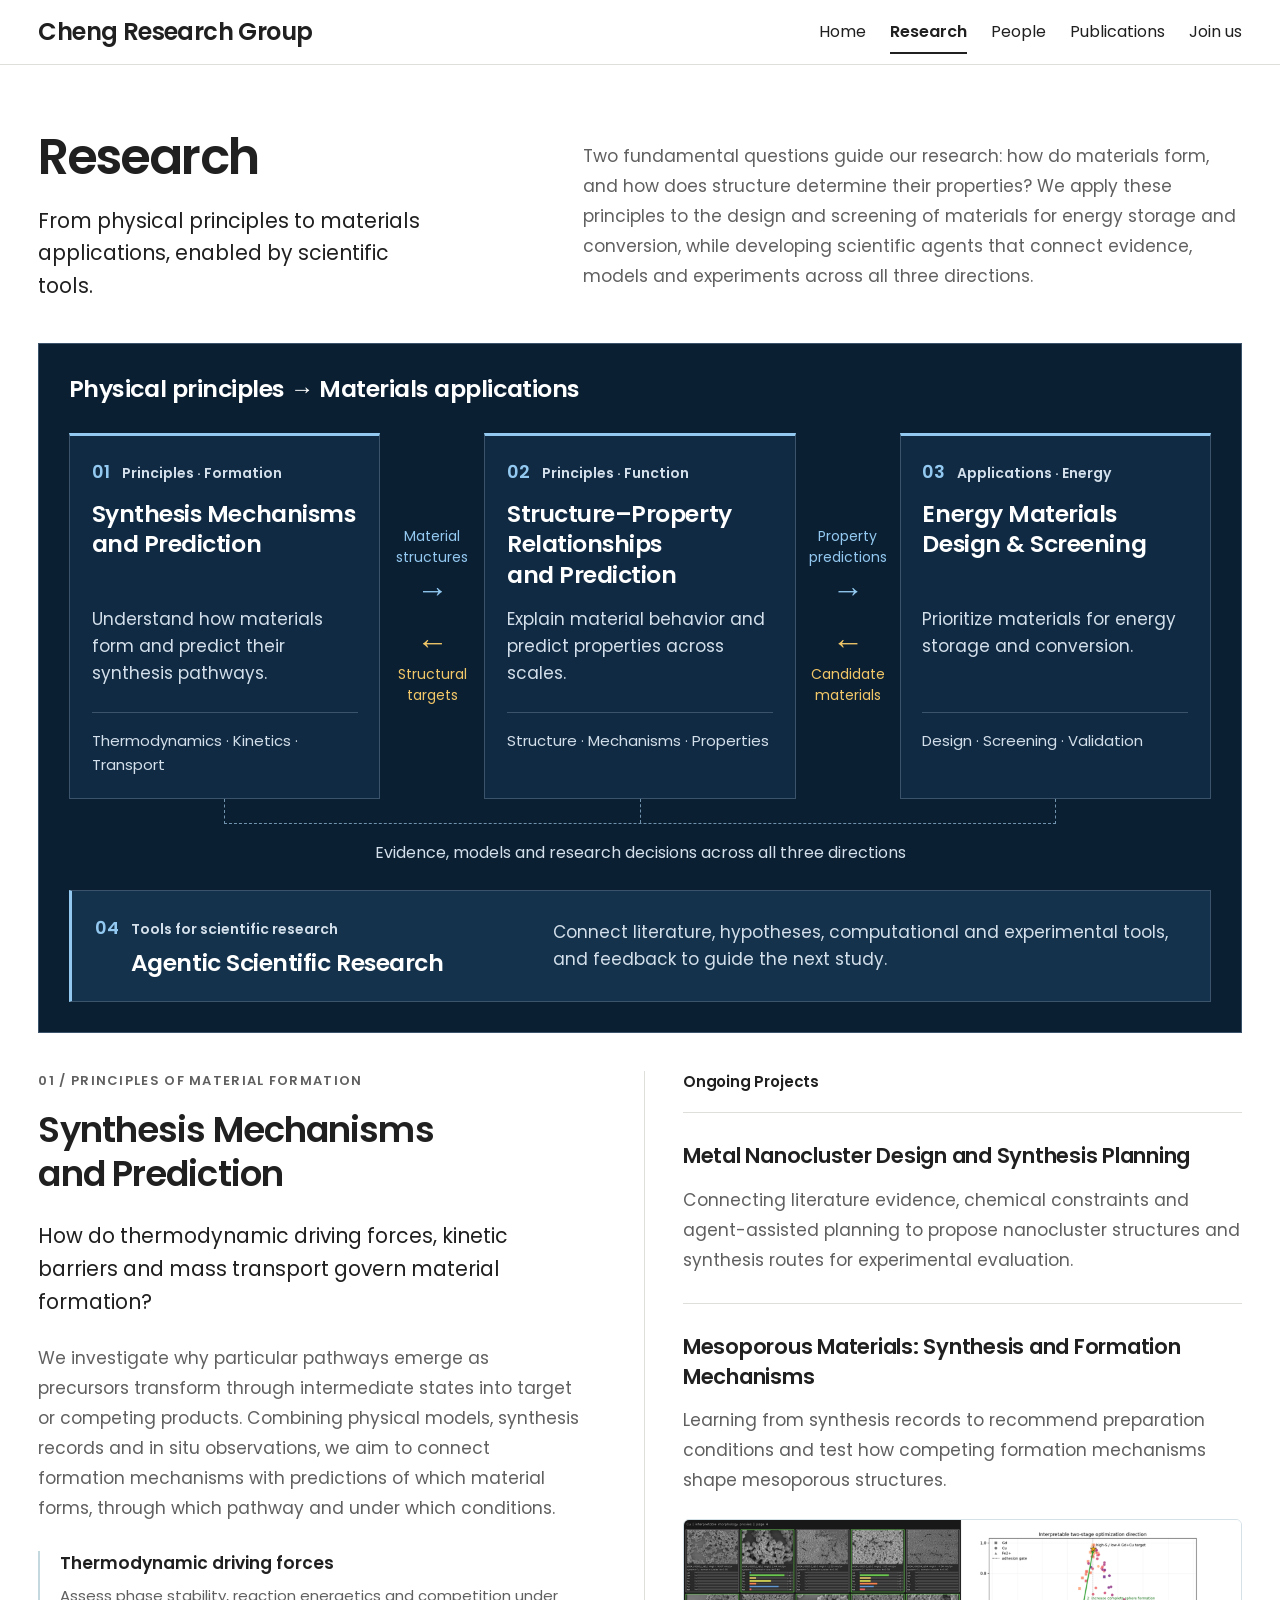
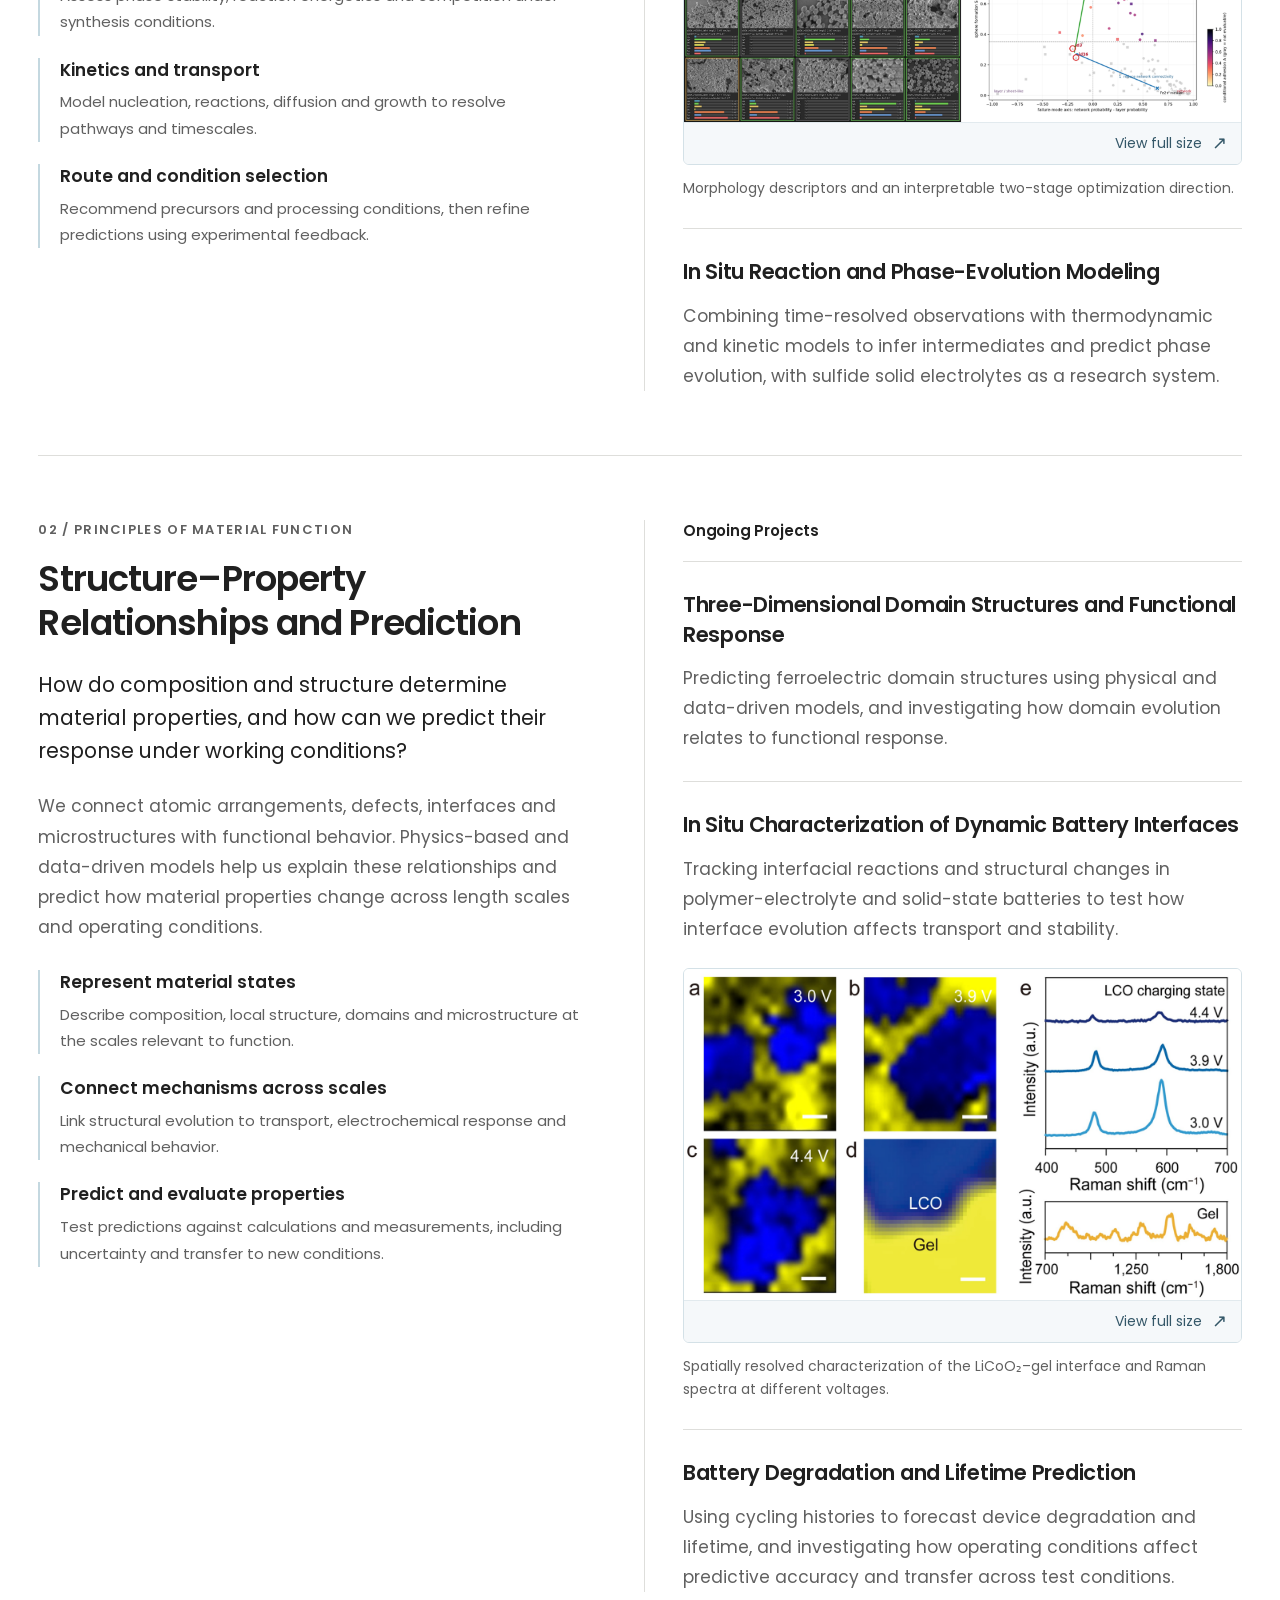
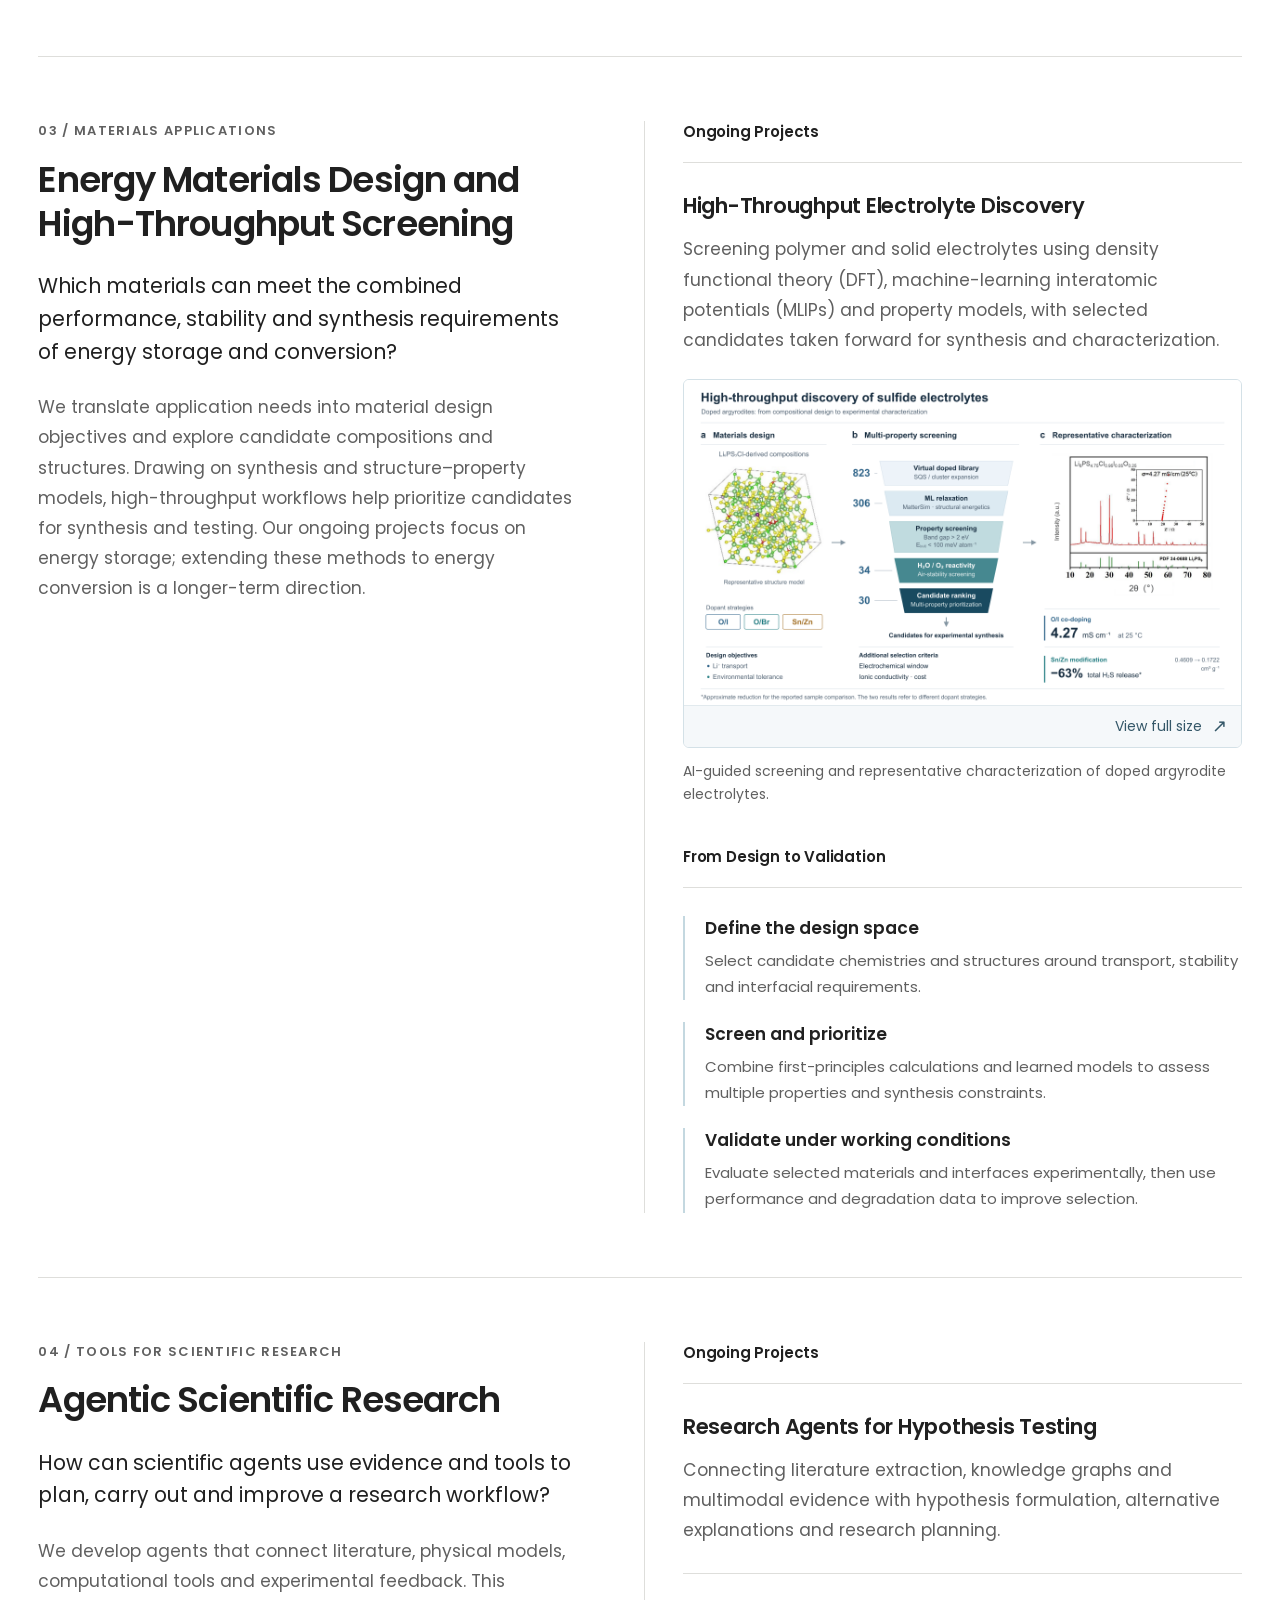
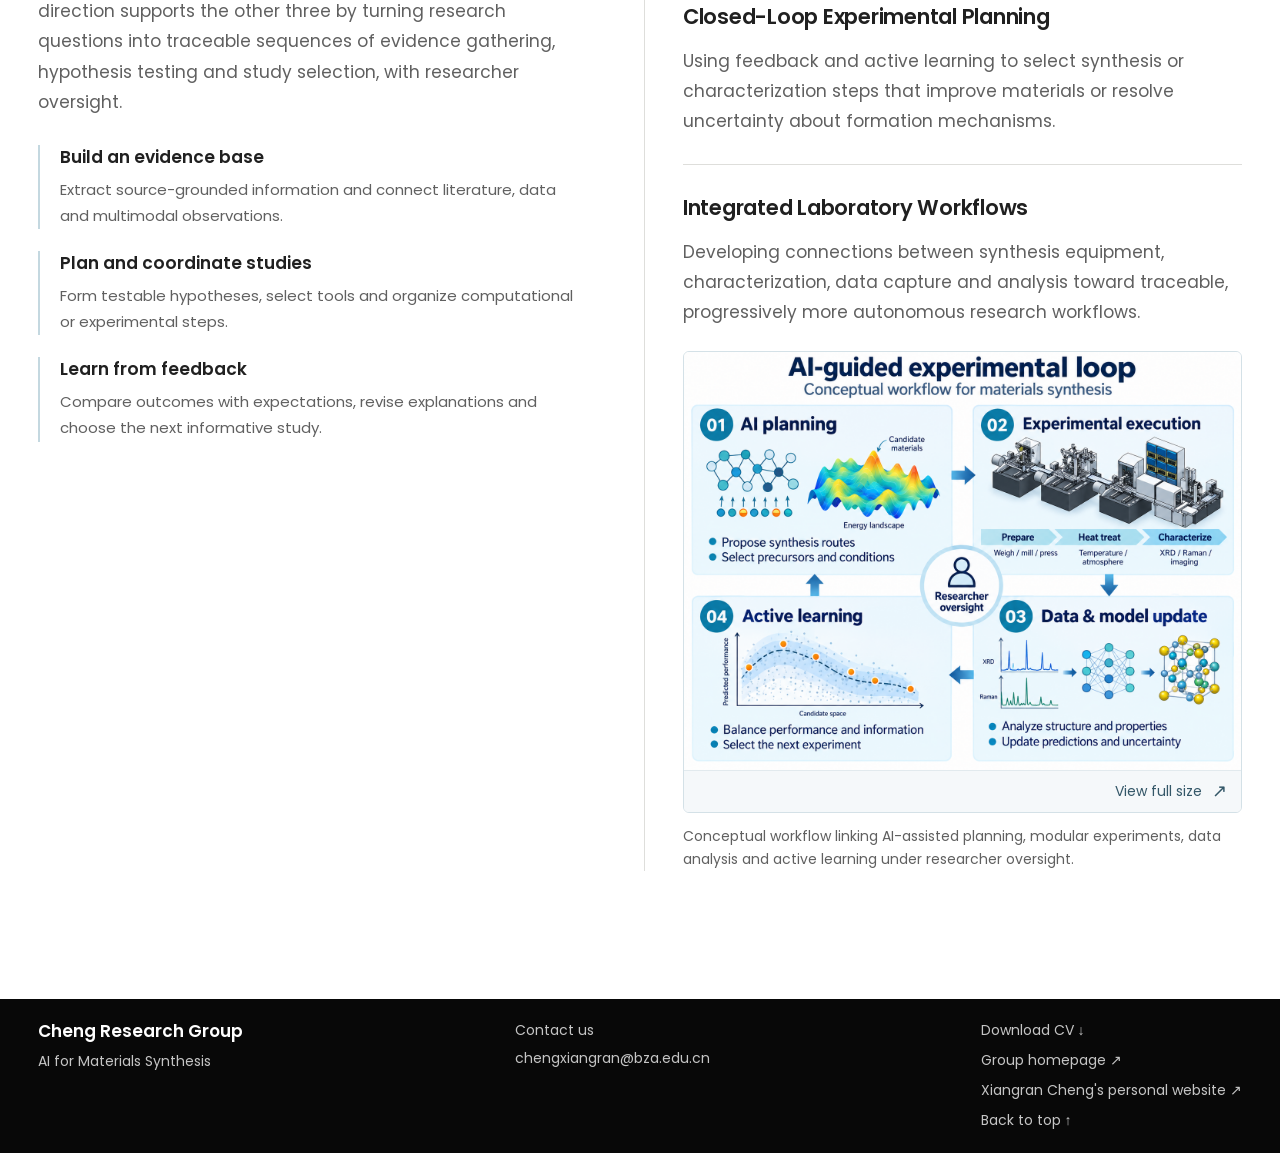
<file: group/research.html>
<!DOCTYPE html>
<html lang="en">
<head>
  <meta charset="utf-8">
  <meta name="viewport" content="width=device-width, initial-scale=1">
  <meta name="theme-color" content="#080808">
  <meta name="description" content="From physical principles to energy materials and scientific tools: synthesis mechanisms, structure–property relationships, materials design and screening, and agentic scientific research.">
  <title>Research | Cheng Research Group</title>
  <link rel="icon" href="favicon.svg?v=5" type="image/svg+xml">
  <link rel="preload" href="../assets/fonts/poppins-400.woff2" as="font" type="font/woff2" crossorigin>
  <link rel="preload" href="../assets/fonts/poppins-600.woff2" as="font" type="font/woff2" crossorigin>
  <link rel="stylesheet" href="group.css?v=13">
  <link rel="stylesheet" href="research.css?v=11">
  <link rel="stylesheet" href="research-framework.css?v=2">
  <script src="group.js?v=6" defer></script>
  <script src="home.js?v=5" defer></script>
</head>
<body class="group-page research-page" data-page="research">
  <a class="skip-link" href="#main">Skip to content</a>
  <header class="site-header">
    <div class="container header-inner">
      <a class="wordmark" href="./" aria-label="Cheng Research Group home">Cheng Research Group</a>
      <nav class="primary-nav" id="primary-nav" aria-label="Main navigation">
        <a href="./">Home</a>
        <a href="research.html" aria-current="page">Research</a>
        <a href="people.html">People</a>
        <a href="publications.html">Publications</a>
        <a href="join.html">Join us</a>
      </nav>
    </div>
  </header>

  <main id="main" class="container research-main">
    <header class="research-intro page-heading" id="research">
      <div class="research-heading-copy">
        <h1>Research</h1>
        <p class="research-lead">From physical principles to materials applications, enabled by scientific tools.</p>
      </div>
      <p>Two fundamental questions guide our research: how do materials form, and how does structure determine their properties? We apply these principles to the design and screening of materials for energy storage and conversion, while developing scientific agents that connect evidence, models and experiments across all three directions.</p>
      <figure class="research-overview" aria-labelledby="framework-title">
        <figcaption id="framework-title">Physical principles → Materials applications</figcaption>
        <div class="framework-directions">
          <div class="framework-node">
            <div class="framework-node-heading"><span class="framework-number">01</span><span class="framework-domain">Principles · Formation</span></div>
            <h2>Synthesis Mechanisms and Prediction</h2>
            <p>Understand how materials form and predict their synthesis pathways.</p>
            <span class="framework-topics">Thermodynamics · Kinetics · Transport</span>
          </div>
          <div class="framework-exchange"><div class="exchange-flow exchange-forward"><span>Material structures</span><span class="exchange-arrow" aria-hidden="true">→</span></div><div class="exchange-flow exchange-return"><span class="exchange-arrow" aria-hidden="true">←</span><span>Structural targets</span></div></div>
          <div class="framework-node">
            <div class="framework-node-heading"><span class="framework-number">02</span><span class="framework-domain">Principles · Function</span></div>
            <h2>Structure–Property Relationships and Prediction</h2>
            <p>Explain material behavior and predict properties across scales.</p>
            <span class="framework-topics">Structure · Mechanisms · Properties</span>
          </div>
          <div class="framework-exchange"><div class="exchange-flow exchange-forward"><span>Property predictions</span><span class="exchange-arrow" aria-hidden="true">→</span></div><div class="exchange-flow exchange-return"><span class="exchange-arrow" aria-hidden="true">←</span><span>Candidate materials</span></div></div>
          <div class="framework-node">
            <div class="framework-node-heading"><span class="framework-number">03</span><span class="framework-domain">Applications · Energy</span></div>
            <h2>Energy Materials Design &amp; Screening</h2>
            <p>Prioritize materials for energy storage and conversion.</p>
            <span class="framework-topics">Design · Screening · Validation</span>
          </div>
        </div>
        <div class="framework-support"><span>Evidence, models and research decisions across all three directions</span></div>
        <div class="framework-agent">
          <div><span class="framework-number">04</span><div><span class="framework-domain">Tools for scientific research</span><h2>Agentic Scientific Research</h2></div></div>
          <p>Connect literature, hypotheses, computational and experimental tools, and feedback to guide the next study.</p>
        </div>
      </figure>
    </header>
    <section class="research-area" id="synthesis" aria-labelledby="synthesis-title">
      <div class="area-summary">
        <p class="area-number">01 / PRINCIPLES OF MATERIAL FORMATION</p>
        <h2 id="synthesis-title">Synthesis Mechanisms and Prediction</h2>
        <p class="research-question">How do thermodynamic driving forces, kinetic barriers and mass transport govern material formation?</p>
        <p>We investigate why particular pathways emerge as precursors transform through intermediate states into target or competing products. Combining physical models, synthesis records and in situ observations, we aim to connect formation mechanisms with predictions of which material forms, through which pathway and under which conditions.</p>
        <ul class="research-focus">
          <li><strong>Thermodynamic driving forces</strong><span>Assess phase stability, reaction energetics and competition under synthesis conditions.</span></li>
          <li><strong>Kinetics and transport</strong><span>Model nucleation, reactions, diffusion and growth to resolve pathways and timescales.</span></li>
          <li><strong>Route and condition selection</strong><span>Recommend precursors and processing conditions, then refine predictions using experimental feedback.</span></li>
        </ul>
      </div>
      <div class="ongoing-projects">
        <h3>Ongoing Projects</h3>
        <ul class="project-list">
          <li id="metal-nanoclusters">
            <h4>Metal Nanocluster Design and Synthesis Planning</h4>
            <p>Connecting literature evidence, chemical constraints and agent-assisted planning to propose nanocluster structures and synthesis routes for experimental evaluation.</p>
          </li>
          <li id="mesoporous-materials">
            <h4>Mesoporous Materials: Synthesis and Formation Mechanisms</h4>
            <p>Learning from synthesis records to recommend preparation conditions and test how competing formation mechanisms shape mesoporous structures.</p>
            <figure class="research-project-figure" aria-labelledby="mesoporous-caption" data-artwork-theme="light" data-artwork-title="Mesoporous Materials: Morphology Analysis" data-artwork-caption="Morphology descriptors and an interpretable two-stage optimization direction.">
              <a class="research-figure-link" href="../assets/mesoporous-morphology-analysis-enhanced-20260920.png" data-artwork-preview aria-haspopup="dialog" aria-label="Enlarge the mesoporous materials morphology analysis figure">
                <img src="../assets/mesoporous-morphology-analysis-enhanced-20260920.png" width="3320" height="1202" alt="A montage of electron microscopy images alongside a scatter plot comparing sphere formation with network and layer morphology, illustrating morphology descriptors and a proposed two-stage optimization direction." loading="lazy" decoding="async">
                <span class="research-figure-action" aria-hidden="true">View full size <span>↗</span></span>
              </a>
              <figcaption id="mesoporous-caption">Morphology descriptors and an interpretable two-stage optimization direction.</figcaption>
            </figure>
          </li>
          <li><h4>In Situ Reaction and Phase-Evolution Modeling</h4><p>Combining time-resolved observations with thermodynamic and kinetic models to infer intermediates and predict phase evolution, with sulfide solid electrolytes as a research system.</p></li>
        </ul>
      </div>
    </section>
    <section class="research-area" id="multiphysics" aria-labelledby="multiphysics-title">
      <div class="area-summary" id="structure-function">
        <p class="area-number">02 / PRINCIPLES OF MATERIAL FUNCTION</p>
        <h2 id="multiphysics-title">Structure–Property Relationships and Prediction</h2>
        <p class="research-question">How do composition and structure determine material properties, and how can we predict their response under working conditions?</p>
        <p>We connect atomic arrangements, defects, interfaces and microstructures with functional behavior. Physics-based and data-driven models help us explain these relationships and predict how material properties change across length scales and operating conditions.</p>
        <ul class="research-focus">
          <li><strong>Represent material states</strong><span>Describe composition, local structure, domains and microstructure at the scales relevant to function.</span></li>
          <li><strong>Connect mechanisms across scales</strong><span>Link structural evolution to transport, electrochemical response and mechanical behavior.</span></li>
          <li><strong>Predict and evaluate properties</strong><span>Test predictions against calculations and measurements, including uncertainty and transfer to new conditions.</span></li>
        </ul>
      </div>
      <div class="ongoing-projects">
        <h3>Ongoing Projects</h3>
        <ul class="project-list">
          <li id="ferroelectric-domains">
            <h4>Three-Dimensional Domain Structures and Functional Response</h4>
            <p>Predicting ferroelectric domain structures using physical and data-driven models, and investigating how domain evolution relates to functional response.</p>
          </li>
          <li id="dynamic-battery-interfaces">
            <h4>In Situ Characterization of Dynamic Battery Interfaces</h4>
            <p>Tracking interfacial reactions and structural changes in polymer-electrolyte and solid-state batteries to test how interface evolution affects transport and stability.</p>
            <figure class="research-project-figure" aria-labelledby="battery-interfaces-caption" data-artwork-theme="light" data-artwork-title="Dynamic Battery Interfaces: Spatial Maps and Raman Spectra" data-artwork-caption="Spatially resolved characterization of the LiCoO₂–gel interface and Raman spectra at different voltages.">
              <a class="research-figure-link" href="../assets/dynamic-battery-interfaces-enhanced-20260920-v3.png" data-artwork-preview aria-haspopup="dialog" aria-label="Enlarge the LiCoO₂–gel interface maps and Raman spectra">
                <img src="../assets/dynamic-battery-interfaces-enhanced-20260920-v3.png" width="2788" height="1656" alt="Colored spatial maps of the LiCoO₂–gel interface alongside LiCoO₂ Raman spectra at 3.0, 3.9 and 4.4 V and a Raman spectrum of the gel." loading="lazy" decoding="async">
                <span class="research-figure-action" aria-hidden="true">View full size <span>↗</span></span>
              </a>
              <figcaption id="battery-interfaces-caption">Spatially resolved characterization of the LiCoO₂–gel interface and Raman spectra at different voltages.</figcaption>
            </figure>
          </li>
          <li><h4>Battery Degradation and Lifetime Prediction</h4><p>Using cycling histories to forecast device degradation and lifetime, and investigating how operating conditions affect predictive accuracy and transfer across test conditions.</p></li>
        </ul>
      </div>
    </section>
    <section class="research-area" id="energy-materials" aria-labelledby="energy-materials-title">
      <div class="area-summary">
        <p class="area-number">03 / MATERIALS APPLICATIONS</p>
        <h2 id="energy-materials-title">Energy Materials Design and High-Throughput Screening</h2>
        <p class="research-question">Which materials can meet the combined performance, stability and synthesis requirements of energy storage and conversion?</p>
        <p>We translate application needs into material design objectives and explore candidate compositions and structures. Drawing on synthesis and structure–property models, high-throughput workflows help prioritize candidates for synthesis and testing. Our ongoing projects focus on energy storage; extending these methods to energy conversion is a longer-term direction.</p>
      </div>
      <div class="ongoing-projects">
        <h3>Ongoing Projects</h3>
        <ul class="project-list">
          <li id="electrolyte-discovery">
            <h4>High-Throughput Electrolyte Discovery</h4>
            <p>Screening polymer and solid electrolytes using density functional theory (DFT), machine-learning interatomic potentials (MLIPs) and property models, with selected candidates taken forward for synthesis and characterization.</p>
            <figure class="research-project-figure" aria-labelledby="electrolyte-discovery-caption" data-artwork-theme="light" data-artwork-title="High-Throughput Electrolyte Discovery" data-artwork-caption="AI-guided screening and representative characterization of doped argyrodite electrolytes.">
              <a class="research-figure-link" href="../assets/electrolyte-discovery-overview-20260920-v3.png" data-artwork-preview aria-haspopup="dialog" aria-label="Enlarge the doped argyrodite electrolyte design, screening and characterization overview">
                <img src="../assets/electrolyte-discovery-overview-20260920-v3.png" width="4800" height="2800" alt="Three-panel overview of doped argyrodite materials design, AI-guided multi-property screening, and representative diffraction and impedance characterization. Separate experimental results show ionic conductivity of 4.27 mS per centimetre at 25 °C for O/I co-doping and approximately 63 percent lower total hydrogen sulfide release for a reported Sn/Zn-modified sample comparison." loading="lazy" decoding="async">
                <span class="research-figure-action" aria-hidden="true">View full size <span>↗</span></span>
              </a>
              <figcaption id="electrolyte-discovery-caption">AI-guided screening and representative characterization of doped argyrodite electrolytes.</figcaption>
            </figure>
          </li>
        </ul>
        <h3 class="supporting-projects-title">From Design to Validation</h3>
        <ul class="research-focus">
          <li><strong>Define the design space</strong><span>Select candidate chemistries and structures around transport, stability and interfacial requirements.</span></li>
          <li><strong>Screen and prioritize</strong><span>Combine first-principles calculations and learned models to assess multiple properties and synthesis constraints.</span></li>
          <li><strong>Validate under working conditions</strong><span>Evaluate selected materials and interfaces experimentally, then use performance and degradation data to improve selection.</span></li>
        </ul>
      </div>
    </section>
    <section class="research-area" id="autonomous-lab" aria-labelledby="autonomous-lab-title">
      <div class="area-summary">
        <p class="area-number">04 / TOOLS FOR SCIENTIFIC RESEARCH</p>
        <h2 id="autonomous-lab-title">Agentic Scientific Research</h2>
        <p class="research-question">How can scientific agents use evidence and tools to plan, carry out and improve a research workflow?</p>
        <p>We develop agents that connect literature, physical models, computational tools and experimental feedback. This direction supports the other three by turning research questions into traceable sequences of evidence gathering, hypothesis testing and study selection, with researcher oversight.</p>
        <ul class="research-focus">
          <li><strong>Build an evidence base</strong><span>Extract source-grounded information and connect literature, data and multimodal observations.</span></li>
          <li><strong>Plan and coordinate studies</strong><span>Form testable hypotheses, select tools and organize computational or experimental steps.</span></li>
          <li><strong>Learn from feedback</strong><span>Compare outcomes with expectations, revise explanations and choose the next informative study.</span></li>
        </ul>
      </div>
      <div class="ongoing-projects">
        <h3>Ongoing Projects</h3>
        <ul class="project-list">
          <li><h4>Research Agents for Hypothesis Testing</h4><p>Connecting literature extraction, knowledge graphs and multimodal evidence with hypothesis formulation, alternative explanations and research planning.</p></li>
          <li><h4>Closed-Loop Experimental Planning</h4><p>Using feedback and active learning to select synthesis or characterization steps that improve materials or resolve uncertainty about formation mechanisms.</p></li>
          <li id="integrated-laboratory-workflows">
            <h4>Integrated Laboratory Workflows</h4>
            <p>Developing connections between synthesis equipment, characterization, data capture and analysis toward traceable, progressively more autonomous research workflows.</p>
            <figure class="research-project-figure" aria-labelledby="laboratory-workflow-caption" data-artwork-theme="light" data-artwork-title="AI-guided Experimental Loop" data-artwork-caption="Conceptual workflow linking AI-assisted planning, modular experiments, data analysis and active learning under researcher oversight.">
              <a class="research-figure-link" href="../assets/integrated-laboratory-workflow-20260920.png" data-artwork-preview aria-haspopup="dialog" aria-label="Enlarge the AI-guided experimental workflow illustration">
                <img src="../assets/integrated-laboratory-workflow-20260920.png" width="1448" height="1086" alt="Conceptual clockwise loop: AI planning proposes synthesis routes and conditions; modular equipment prepares, heat-treats and characterizes samples; data analysis updates models and uncertainty; active learning selects the next experiment. Researcher oversight sits at the center." loading="lazy" decoding="async">
                <span class="research-figure-action" aria-hidden="true">View full size <span>↗</span></span>
              </a>
              <figcaption id="laboratory-workflow-caption">Conceptual workflow linking AI-assisted planning, modular experiments, data analysis and active learning under researcher oversight.</figcaption>
            </figure>
          </li>
        </ul>
      </div>
    </section>
  </main>
  <dialog class="artwork-viewer" aria-labelledby="artwork-viewer-title" aria-describedby="artwork-viewer-caption">
    <div class="artwork-viewer-header"><h2 id="artwork-viewer-title">Research illustration</h2><div><button class="artwork-zoom" type="button">Zoom in</button><button class="artwork-close" type="button" aria-label="Close illustration" autofocus>Close <span aria-hidden="true">×</span></button></div></div>
    <div class="artwork-stage is-light" tabindex="0" role="region" aria-label="Illustration preview; scroll to explore when zoomed"><img width="1713" height="918" alt=""></div>
    <div class="artwork-viewer-footer"><p id="artwork-viewer-caption"></p><a target="_blank" rel="noopener">Open original <span aria-hidden="true">↗</span></a></div>
  </dialog>
  <footer class="site-footer"><div class="container footer-inner"><div><strong>Cheng Research Group</strong><span>AI for Materials Synthesis</span></div><div><span>Contact us</span><a href="mailto:chengxiangran@bza.edu.cn">chengxiangran@bza.edu.cn</a></div><div class="footer-links"><a href="../assets/Xiangran-Cheng-CV.docx" download>Download CV ↓</a><a href="./">Group homepage ↗</a><a href="../">Xiangran Cheng's personal website ↗</a><a href="#main">Back to top ↑</a></div></div></footer>
</body>
</html>
</file>
<file: styles.css>
:root {
  color-scheme: light;
  --ink: #343a40;
  --muted: #68717b;
  --blue: #17639a;
  --rule: #e2e6e9;
}
* { box-sizing: border-box; }
html { scroll-padding-top: 24px; }
body {
  margin: 0;
  color: var(--ink);
  background: #fff;
  font-family: -apple-system, BlinkMacSystemFont, "Segoe UI", "Noto Sans", Arial, "PingFang SC", "Microsoft YaHei", sans-serif;
  font-size: 16px;
  line-height: 1.65;
  -webkit-font-smoothing: antialiased;
}
a { color: var(--blue); text-decoration: none; text-underline-offset: 3px; }
a:hover { text-decoration: underline; }
a:focus-visible, button:focus-visible { outline: 2px solid var(--blue); outline-offset: 5px; border-radius: 2px; }
strong { font-weight: 600; }
p { margin: 0 0 14px; }
h1, h2, h3 { margin: 0; color: #292e34; }
h1 { font-size: clamp(34px, 5.5vw, 46px); font-weight: 500; line-height: 1.25; letter-spacing: -1.5px; }
h2 { font-size: 28px; font-weight: 400; line-height: 1.3; letter-spacing: -.5px; margin-bottom: 24px; }
h3 { font-size: 17px; font-weight: 600; line-height: 1.5; }
sup { font-size: .7em; line-height: 0; }
img { display: block; max-width: 100%; }
.page-shell { width: min(900px, calc(100% - 48px)); margin: 0 auto; }
.skip-link { position: absolute; left: 16px; top: -100px; padding: 10px 16px; background: #fff; z-index: 2; }
.skip-link:focus { top: 8px; }
.topbar { display: flex; justify-content: space-between; align-items: center; gap: 20px; padding: 20px 0; border-bottom: 1px solid var(--rule); font-size: 14px; }
.nav-links { display: flex; flex-wrap: wrap; gap: 8px 22px; }
.topbar a { display: inline-block; padding: 4px 0; }
.language-switch { display: flex; align-items: center; gap: 5px; color: #a0a6ac; flex-shrink: 0; }
.language-switch button { border: 0; background: none; padding: 6px 3px; font: inherit; cursor: pointer; color: var(--muted); }
.language-switch button[aria-pressed="true"] { color: var(--ink); font-weight: 600; text-decoration: underline; text-underline-offset: 4px; }
.intro { padding: 46px 0 8px; }
.chinese-name { display: inline-block; font-size: .54em; font-weight: 400; color: var(--muted); letter-spacing: 2px; margin-left: 13px; vertical-align: middle; }
.tagline { color: var(--muted); font-size: 20px; font-style: italic; line-height: 1.5; margin: 12px 0 20px; }
.profile-links { display: flex; flex-wrap: wrap; gap: 8px 24px; margin-bottom: 28px; }
.bio p { margin-bottom: 16px; }
.join-note { padding: 12px 16px; border-left: 2px solid #86a9c4; background: #f7f9fb; font-size: 15px; margin: 24px 0 0; }
.section { padding-top: 38px; margin-top: 36px; border-top: 1px solid var(--rule); }
.section-intro { margin-top: -10px; margin-bottom: 28px; }
.timeline, .papers { padding: 0; margin: 0; list-style: none; }
.timeline li { display: grid; grid-template-columns: 80px minmax(0, 1fr); position: relative; }
.timeline time { font-size: 14px; color: var(--muted); padding-top: 1px; font-variant-numeric: tabular-nums; }
.timeline li > div { border-left: 1px solid #dce1e5; padding: 0 0 24px 26px; position: relative; }
.timeline li > div::before { content: ""; position: absolute; top: 8px; left: -4px; width: 7px; height: 7px; border-radius: 50%; background: #bac7d1; }
.timeline li:first-child > div::before { background: var(--blue); }
.timeline li:last-child > div { padding-bottom: 0; border-color: transparent; }
.timeline p { margin: 0; }
.research-list { display: grid; gap: 30px; }
.research-row { display: grid; grid-template-columns: 150px minmax(0, 1fr); gap: 24px; align-items: start; }
.research-row img { width: 150px; height: 130px; object-fit: contain; background: #f6f8fa; border-radius: 3px; }
.research-row h3 { margin-bottom: 7px; }
.research-row p { font-size: 15px; margin: 0; }
.figure-note { font-size: 13px; color: var(--muted); margin: 18px 0 0; }
.anchor-alias { display: block; }
.link-divider { color: #a6adb5; padding: 0 13px; }
.papers { display: grid; gap: 27px; }
.papers li { display: grid; grid-template-columns: 80px minmax(0, 1fr); }
.paper-year { color: var(--muted); font-size: 14px; padding-top: 2px; font-variant-numeric: tabular-nums; }
.papers h3 { margin-bottom: 5px; font-size: 16px; }
.authors, .venue { font-size: 14px; margin: 0; }
.authors { color: var(--muted); }
.authors strong { color: var(--ink); }
.venue { margin-top: 1px; }
.contact p { max-width: 760px; }
.email { overflow-wrap: anywhere; }
.location { font-size: 14px; color: var(--muted); }
footer { display: flex; justify-content: space-between; flex-wrap: wrap; gap: 12px; border-top: 1px solid var(--rule); margin-top: 40px; padding: 20px 0 32px; color: var(--muted); font-size: 13px; }
[data-lang] { display: none; }
body[data-language="en"] [data-lang="en"], body[data-language="zh"] [data-lang="zh"] { display: inline; }

@media (max-width: 640px) {
  .page-shell { width: calc(100% - 36px); }
  .topbar { align-items: flex-start; gap: 12px; padding: 13px 0; font-size: 13px; }
  .nav-links { gap: 5px 15px; }
  .intro { padding-top: 30px; }
  .chinese-name { font-size: 20px; margin-left: 6px; letter-spacing: 1px; }
  .tagline { font-size: 18px; }
  .profile-links { font-size: 14px; gap: 8px 18px; }
  .section { padding-top: 28px; margin-top: 28px; }
  h2 { font-size: 25px; }
  .timeline li { grid-template-columns: 58px minmax(0, 1fr); }
  .timeline li > div { padding-left: 18px; }
  .research-row { grid-template-columns: 96px minmax(0, 1fr); gap: 16px; }
  .research-row img { width: 96px; height: 96px; }
  .research-row h3 { font-size: 16px; }
  .papers li { grid-template-columns: 54px minmax(0, 1fr); }
  .papers { gap: 25px; }
}
@media (max-width: 420px) {
  h1 { font-size: 32px; letter-spacing: -1px; }
  .chinese-name { font-size: 18px; }
  .research-row { grid-template-columns: 1fr; gap: 12px; }
  .research-row img { width: 112px; height: 96px; }
}
@media print {
  .topbar, .skip-link, footer { display: none; }
  .page-shell { width: 100%; }
  .intro { padding-top: 0; }
  a { color: inherit; }
  .section, .research-row, .papers li { break-inside: avoid; }
}

.research-overview{list-style:none;padding:0;margin:0;display:grid;gap:28px}
.research-overview li{display:grid;grid-template-columns:54px minmax(0,1fr);gap:8px}
.research-number{font-size:14px;color:var(--muted);font-variant-numeric:tabular-nums;padding-top:3px}
.research-overview h3{margin-bottom:7px}
.research-overview p{font-size:15px;margin:0}
.project-link{display:inline-block;font-size:14px;margin-top:8px}
@media(max-width:640px){.research-overview li{grid-template-columns:34px minmax(0,1fr);gap:7px}.research-overview h3{font-size:16px}}
</file>
<file: group/group.css>
/* Shared visual system for all six group pages. */
@font-face {
  font-family: "Poppins"; font-style: normal; font-weight: 400; font-display: swap;
  src: url("../assets/fonts/poppins-400.woff2") format("woff2");
}
@font-face {
  font-family: "Poppins"; font-style: normal; font-weight: 600; font-display: swap;
  src: url("../assets/fonts/poppins-600.woff2") format("woff2");
}
/* A page-specific subset of Adobe Source Han Sans CN (see assets/fonts/README.md). */
@font-face {
  font-family: "Cheng CJK Web"; font-style: normal; font-weight: 400 600; font-display: swap;
  src: url("../assets/fonts/source-han-sans-cn-site.woff2") format("woff2");
  unicode-range: U+2E80-FFFF;
}
:root {
  --ink: #202020; --muted: #606060; --accent: #111111; --dark: #080808;
  --line: #dededb; --surface: #f5f5f3; --radius: 4px;
  --font-title: clamp(2.5rem, 1.6rem + 3vw, 4rem);
  --font-section: clamp(1.75rem, 1.35rem + 1.2vw, 2.25rem);
  --font-card: 1.25rem; --font-lead: 1.125rem; --font-body: 1rem;
  --font-small: .875rem; --font-caption: .8125rem; --font-label: .75rem;
  --leading-body: 1.75; --space-section: clamp(40px, 5vw, 72px);
  --space-heading: clamp(40px, 4.5vw, 64px); --page-gutter: 36px;
  font-family: "Poppins", "Cheng CJK Web", "Source Han Sans SC", "Noto Sans CJK SC", "Microsoft YaHei", sans-serif;
  font-size: 16px; color: var(--ink); color-scheme: light;
  scroll-behavior: smooth; scroll-padding-top: var(--header-offset, 110px);
}
* { box-sizing: border-box; }
body { margin: 0; background: #fff; font-size: var(--font-body); font-weight: 400; line-height: var(--leading-body); }
strong, b { font-weight: 600; }
a { color: inherit; text-decoration: none; }
a:hover { color: var(--accent); }
button { font: inherit; }
img { display: block; max-width: 100%; height: auto; }
h1, h2, h3, h4, p, figure { margin: 0; }
h1, h2, h3, h4 { line-height: 1.3; font-weight: 600; }
h1 { font-size: var(--font-title); font-weight: 600; letter-spacing: -.04em; line-height: 1.12; }
h2 { font-size: var(--font-section); font-weight: 600; letter-spacing: -.025em; line-height: 1.25; }
h3, h4 { font-size: var(--font-card); letter-spacing: -.012em; line-height: 1.4; }
a:focus-visible, button:focus-visible, summary:focus-visible { outline: 2px solid #737373; outline-offset: 5px; }
.container { width: min(1160px, calc(100% - var(--page-gutter) * 2)); margin-inline: auto; }
.reading-width { width: min(940px, calc(100% - var(--page-gutter) * 2)); margin-inline: auto; }
.group-page { min-height: 100vh; display: flex; flex-direction: column; }
.group-page > main { flex: 1; min-width: 0; }
/* Interior pages share the homepage's generous edges, with readable text columns. */
.group-page:not(.home-page) {
  --font-title: clamp(2.25rem, 1.5rem + 2vw, 3.75rem);
  --font-section: clamp(1.875rem, 1.25rem + 1.2vw, 2.625rem);
  --font-card: clamp(1.25rem, 1rem + .4vw, 1.5rem);
  --font-lead: clamp(1.125rem, 1rem + .35vw, 1.375rem);
  --font-body: clamp(1rem, .875rem + .25vw, 1.125rem);
  --font-small: .9375rem; --font-caption: .875rem; --font-label: .8125rem;
  --space-section: clamp(48px, 5vw, 88px);
  --space-heading: clamp(48px, 5vw, 88px);
  --page-gutter: clamp(20px, 3vw, 80px);
}
.group-page:not(.home-page) .container { width: min(1600px, calc(100% - var(--page-gutter) * 2)); }
.group-page:not(.home-page) :is(.site-header, .site-footer) .container { width: min(1760px, calc(100% - var(--page-gutter) * 2)); }
.group-page:not(.home-page) .wordmark { font-size: clamp(1.5rem, 1.5vw, 1.75rem); }
.group-page:not(.home-page) .primary-nav { font-size: 1rem; }
.group-page:not(.home-page) .page-heading { padding-bottom: clamp(32px, 3vw, 48px); }
.group-page:not(.home-page) .page-heading > p { max-width: 70ch; }
.skip-link { position: fixed; left: 12px; top: 10px; z-index: 40; transform: translateY(-180%); padding: 10px 18px; background: #fff; }
.skip-link:focus { transform: none; }

/* Navigation remains visible at every screen size. */
.site-header { position: sticky; top: 0; z-index: 20; background: rgba(255,255,255,.98); border-bottom: 1px solid var(--line); }
.header-inner { min-height: 64px; display: flex; align-items: center; gap: 32px; }
.wordmark { flex-shrink: 0; font-size: 1.5rem; font-weight: 600; line-height: 1.25; letter-spacing: -.025em; }
.primary-nav { display: flex; align-items: center; gap: 24px; margin-left: auto; font-size: var(--font-small); }
.primary-nav a { padding-block: 8px; white-space: nowrap; position: relative; }
.primary-nav a[aria-current="page"] { color: var(--ink); font-weight: 600; }
.primary-nav a[aria-current="page"]::after { content: ""; position: absolute; height: 2px; background: var(--ink); bottom: 0; left: 0; right: 0; }
.primary-nav a:hover { text-decoration: underline; text-underline-offset: 6px; }

/* Common title, reading rhythm and action styles. */
.page-heading { padding-block: var(--space-heading) 36px; }
.page-heading h1 { font-size: var(--font-title); font-weight: 600; line-height: 1.12; letter-spacing: -.04em; text-wrap: balance; }
.page-heading > p { max-width: 76ch; margin-top: 20px; color: var(--muted); font-size: var(--font-body); line-height: var(--leading-body); }
.page-heading .page-lead, .page-heading .research-lead { font-size: var(--font-lead); color: var(--ink); max-width: 64ch; }
.eyebrow, .home-kicker { color: var(--muted); font-size: var(--font-label); font-weight: 600; letter-spacing: .1em; line-height: 1.6; }
.section-space { padding-block: var(--space-section); }
.home-button, .scholar-button { display: inline-flex; align-items: center; justify-content: space-between; gap: 24px; min-height: 44px; padding: 10px 18px; border: 1px solid currentColor; border-radius: var(--radius); font-size: var(--font-small); font-weight: 600; line-height: 1.5; }
.home-inline-link, .home-text-link, .mentor-links, .poster-download { font-size: var(--font-small); }
.mentor-links a:hover, .footer-links a:hover, .contact-email:hover { text-decoration: underline; text-underline-offset: 5px; }

/* People */
.people-section { padding-top: 0; }
.people-section .page-heading { border-bottom: 1px solid var(--line); }
.mentor { margin-top: clamp(36px, 4vw, 64px); }
.people-page .mentor-copy { display: grid; grid-template-columns: minmax(0, .8fr) minmax(0, 1.5fr); gap: clamp(32px, 5vw, 88px); }
.mentor-bio { min-width: 0; max-width: 72ch; border-left: 1px solid var(--line); padding-left: clamp(28px, 3vw, 48px); }
.mentor-bio > p { color: var(--muted); }
.mentor-bio > p + p { margin-top: 20px; }
.mentor .eyebrow { margin-bottom: 12px; }
.mentor h2 { font-size: var(--font-section); }
.affiliation { color: var(--ink); margin-top: 16px; line-height: 1.6; }
.mentor-copy > p:not(.eyebrow):not(.affiliation) { color: var(--muted); margin-top: 20px; }
.mentor-links { display: flex; flex-wrap: wrap; gap: 8px 24px; margin-top: 24px; }
.mentor-links a { overflow-wrap: anywhere; padding-block: 4px; }
.team-heading { margin-top: clamp(48px, 5vw, 80px); }
.team-heading h2 { font-size: var(--font-section); }
.member-list { list-style: none; padding: 0; margin: 28px 0 0; display: grid; grid-template-columns: repeat(3, minmax(0,1fr)); gap: clamp(24px, 3vw, 48px); }
.member-list li { display: flex; align-items: center; gap: 20px; min-width: 0; padding: 28px 0; border-top: 1px solid var(--line); }
.member-initial { width: 60px; height: 60px; flex-shrink: 0; display: grid; place-items: center; background: var(--surface); border: 1px solid var(--line); border-radius: var(--radius); font-size: 1rem; font-weight: 600; }
.member-list h3 { font-size: var(--font-card); }
.member-list p { font-size: var(--font-small); color: var(--muted); margin-top: 4px; }

/* Footer */
.site-footer { padding-block: clamp(20px, 1.4vw, 24px); background: var(--dark); color: #c5c5c5; font-size: .875rem; line-height: 1.6; }
.footer-inner { display: flex; justify-content: space-between; gap: 18px 40px; }
.footer-inner > div { display: flex; flex-direction: column; align-items: flex-start; gap: 6px; min-width: 0; }
.footer-inner strong { color: #fff; font-size: 1.0625rem; font-weight: 600; line-height: 1.45; }
.footer-inner a { min-height: 24px; overflow-wrap: anywhere; }
.footer-inner a:hover { color: #fff; }

/* Both image viewers use the same controls and keep the image area scrollable. */
.group-page :is(.artwork-viewer, .image-viewer)[open] {
  display: grid; grid-template-rows: auto minmax(0, 1fr) auto;
  height: min(880px, 94dvh); max-height: 94dvh; overflow: hidden;
  border: 1px solid var(--line); border-radius: var(--radius);
}
.group-page :is(.artwork-viewer-header, .viewer-header) { padding: 16px 20px; gap: 16px; }
.group-page :is(.artwork-viewer-header, .viewer-header) h2 { font-size: var(--font-lead); font-weight: 600; letter-spacing: -.012em; }
.group-page :is(.artwork-viewer button, .viewer-close, .viewer-controls button) {
  min-height: 44px; padding: 8px 14px; font-size: var(--font-small);
  border: 1px solid var(--line); border-radius: var(--radius);
}
.group-page :is(.artwork-stage, .viewer-stage) { min-height: 0; max-height: none; overflow: auto; }
.group-page .artwork-stage:not(.is-zoomed) img { height: 100%; max-height: 100%; object-fit: contain; }
.group-page .viewer-stage img { max-height: 100%; }
.group-page :is(.artwork-viewer-footer, .viewer-footer) { padding: 16px 20px; font-size: var(--font-small); max-height: 38dvh; overflow: auto; }
.group-page .viewer-footer > p { font-size: var(--font-small); }
.group-page .viewer-original { text-decoration: underline; text-underline-offset: 4px; }

@media (max-width: 1120px) {
  .group-page:not(.home-page) .primary-nav { font-size: .875rem; }
  :root { --page-gutter: 24px; }
  .header-inner { min-height: 0; flex-wrap: wrap; gap: 6px; padding-block: 10px 8px; }
  .primary-nav { flex: 1 0 100%; justify-content: space-between; flex-wrap: wrap; gap: 4px 20px; margin: 0; padding-top: 4px; border-top: 1px solid var(--line); }
}
@media (max-width: 760px) {
  .group-page:not(.home-page) .wordmark { font-size: 1.25rem; }
  .people-page .mentor-copy { grid-template-columns: minmax(0, 1fr); gap: 28px; }
  .mentor-bio { border-left: 0; padding-left: 0; }
  .member-list { grid-template-columns: 1fr; gap: 0; }
  .member-list li { padding-block: 20px; }
  .footer-inner { flex-wrap: wrap; }
}
@media (max-width: 600px) {
  :root { --page-gutter: 20px; }
  .wordmark { font-size: 1.25rem; }
  .header-inner { gap: 4px; padding-top: 8px; padding-bottom: 6px; }
  .primary-nav { justify-content: flex-start; gap: 2px 20px; }
  .primary-nav a { padding-block: 6px; }
  .page-heading { padding-bottom: 28px; }
  .mentor { margin-top: 28px; }
  .team-heading { margin-top: 36px; }
  .footer-inner { flex-direction: column; gap: 18px; }
  .group-page :is(.artwork-viewer-header, .viewer-header) { padding: 12px 14px; gap: 12px; }
  .group-page :is(.artwork-viewer-header, .viewer-header) h2 { font-size: var(--font-body); }
  .group-page :is(.artwork-viewer-footer, .viewer-footer) { padding: 12px 14px; }
}
@media (max-width: 360px) {
  :root { --page-gutter: 16px; }
  .primary-nav { column-gap: 16px; }
}
@media (prefers-reduced-motion: reduce) { :root { scroll-behavior: auto; } }
@media print {
  .site-header { position: static; }
  .primary-nav, .skip-link { display: none !important; }
  .page-heading, .section-space { padding-block: 24px; }
  .page-heading h1 { font-size: 2.5rem; }
  .site-footer { background: #fff; color: var(--ink); border-top: 1px solid var(--line); }
  .footer-inner strong { color: var(--ink); }
  .mentor, .member-list li { break-inside: avoid; }
  .people-page .mentor-copy { display: block; }
  .mentor-bio { padding-left: 0; border-left: 0; margin-top: 24px; }
}
</file>
<file: group/home.css>
/* Home: vision, the synthesis challenge, mission and research focus. */
.home-page {
  --font-title: clamp(2.5rem, 1.25rem + 2.4vw, 3.875rem);
  --font-section: clamp(1.875rem, 1rem + 1.5vw, 2.75rem);
  --font-subsection: clamp(1.5rem, 1.125rem + .7vw, 1.875rem);
  --font-card: clamp(1.25rem, 1rem + .35vw, 1.4375rem);
  --font-lead: clamp(1.125rem, .875rem + .4vw, 1.375rem);
  --font-body: clamp(1rem, .75rem + .35vw, 1.125rem);
  --font-small: .9375rem; --font-caption: .875rem; --font-label: .8125rem;
  --home-space: clamp(48px, 5vw, 88px); --home-content-width: 1760px;
  --home-column-gap: clamp(32px, 4vw, 80px); --page-gutter: clamp(20px, 3vw, 80px);
  --vision-background: #080808; --picture-background: #fff; --mission-background: #0b1f33;
}
.home-page .container { width: min(var(--home-content-width), calc(100% - var(--page-gutter) * 2)); }
.home-page .site-header { --ink: #fff; --accent: #fff; --line: #2b2b2b; background: var(--vision-background); color: #d0d3d6; border-bottom-color: transparent; }
.home-page .site-header a:focus-visible { outline-color: #fff; }
.home-page .wordmark { color: var(--ink); font-size: clamp(1.5rem, 1.5vw, 1.75rem); }
.home-page .primary-nav { font-size: 1rem; }
.home-visually-hidden { position: absolute; width: 1px; height: 1px; padding: 0; margin: -1px; overflow: hidden; clip-path: inset(50%); white-space: nowrap; border: 0; }
.home-hero { background: var(--vision-background); color: #fff; }
.vision-layout { display: grid; grid-template-columns: minmax(0, .82fr) minmax(0, 1.18fr); align-items: center; gap: clamp(24px, 2vw, 40px); padding-block: clamp(20px, 1.25vw, 24px); }
.vision-text { min-width: 0; }
.vision-heading h1 { font-size: var(--font-title); font-weight: 600; line-height: 1.12; letter-spacing: -.035em; text-wrap: balance; }
.vision-copy { margin-top: 28px; }
.vision-statement { color: #d0d3d6; max-width: 48ch; font-size: var(--font-lead); line-height: 1.65; }
.home-inline-link span { margin-left: 6px; }
.home-inline-link:hover { text-decoration: underline; text-underline-offset: 5px; }
.home-hero a:focus-visible { outline-color: white; }
.synthesis-figure { min-width: 0; width: min(100%, 800px); justify-self: center; }
.synthesis-figure img { width: 100%; height: auto; }
.synthesis-preview { display: block; position: relative; background: transparent; cursor: zoom-in; padding-bottom: 32px; }
.synthesis-preview picture { display: block; }
.synthesis-preview:hover .diagram-enlarge { color: var(--ink); text-decoration: underline; text-underline-offset: 4px; }
.diagram-enlarge { display: flex; align-items: center; gap: 14px; position: absolute; right: 0; bottom: 0; color: #4b606b; font-size: var(--font-small); line-height: 1.5; }
.diagram-enlarge > span { font-size: 1rem; }
.home-section { padding-block: var(--home-space); }
.home-section-intro > .home-kicker { margin-bottom: 18px; color: #5c5c5c; }
.home-section h2 { font-size: var(--font-section); font-weight: 600; letter-spacing: -.025em; line-height: 1.25; }
.home-lead { font-size: var(--font-lead); line-height: 1.65; max-width: 66ch; margin-top: 24px; }
.big-picture { background: var(--picture-background); --line: #d9d4c8; border-bottom: 1px solid var(--line); }
.mission-section { --ink: #fff; --muted: #d3dfea; --accent: #93c9f0; --line: #3b546b; --method-line: #5581a6; background: var(--mission-background); color: var(--ink); }
.mission-section .home-kicker, .mission-section .diagram-enlarge { color: var(--accent); }
.mission-section a:focus-visible { outline-color: var(--accent); }
.philosophy-image { position: relative; display: block; background: transparent; cursor: zoom-in; }
.philosophy-image img { width: 100%; height: auto; }
.vision-figure .philosophy-image img { object-fit: contain; }
.philosophy-image:focus-visible { outline: 3px solid #fff; outline-offset: -7px; }
.vision-figure.philosophy-figure { min-width: 0; width: min(100%, 1120px); justify-self: center; margin-top: 0; background: transparent; border: 0; border-radius: 0; color: #f3f5f7; }
.vision-enlarge { position: absolute; right: 0; bottom: 0; padding: 8px; color: #a4aeb8; font-size: 1.25rem; line-height: 1; }
.philosophy-image:hover .vision-enlarge, .philosophy-image:focus-visible .vision-enlarge { color: #fff; }
.artwork-viewer { width: min(1720px, calc(100% - 40px)); max-height: 94dvh; border: 0; padding: 0; background: #fff; color: #202020; box-shadow: 0 20px 80px #0006; }
.artwork-viewer:not([open]) { display: none; }
.artwork-viewer::backdrop { background: #000d; }
.artwork-viewer-header { display: flex; justify-content: space-between; align-items: center; gap: 20px; padding: 16px 22px; }
.artwork-viewer-header h2 { font-size: var(--font-lead); font-weight: 600; }
.artwork-viewer-header > div { display: flex; gap: 10px; flex-shrink: 0; }
.artwork-viewer button { border: 1px solid #ccc; background: #fff; color: #202020; padding: 8px 13px; min-height: 42px; font-size: var(--font-caption); cursor: pointer; }
.artwork-viewer button:hover { border-color: #666; background: #f4f4f2; }
.artwork-stage { overflow: auto; max-height: 68dvh; background: #061421; overscroll-behavior: contain; }
.artwork-stage.is-light { background: #edf4f7; }
.artwork-stage.is-navy { background: var(--mission-background); }
.artwork-stage img { display: block; width: 100%; height: auto; max-height: 68dvh; object-fit: contain; }
.artwork-stage.is-zoomed img { width: max(var(--artwork-zoom-width, 1672px), 150%); max-width: none; max-height: none; }
.artwork-stage:focus-visible { outline: 3px solid #ccc; outline-offset: -4px; }
.artwork-viewer-footer { display: flex; justify-content: space-between; align-items: baseline; gap: 14px 28px; padding: 15px 22px 20px; font-size: var(--font-caption); line-height: 1.7; }
.artwork-viewer-footer p { color: #606060; }
.artwork-viewer-footer a { white-space: nowrap; text-decoration: underline; text-underline-offset: 4px; }
.artwork-open { overflow: hidden; }
.materials-map { --chain-gap: clamp(28px, 2vw, 40px); margin-top: clamp(28px, 2.5vw, 44px); padding: clamp(24px, 2vw, 36px); background: transparent; border: 1px solid var(--line); }
.materials-map .narrative-step { color: #47545b; font-size: .875rem; letter-spacing: .065em; }
.map-direction { display: flex; align-items: center; gap: 20px 32px; margin-top: 24px; padding-bottom: 20px; color: #4f5d65; }
.map-direction-copy { display: grid; gap: 4px; min-width: 0; font-size: 1rem; line-height: 1.55; }
.map-direction-copy strong { color: var(--ink); font-size: clamp(1.125rem, 1rem + .2vw, 1.25rem); font-weight: 600; }
.map-direction-arrow { display: flex; align-items: center; flex: 1; min-width: 40px; color: #667a84; font-size: 1.75rem; line-height: 1; }
.map-direction-arrow::before { content: ""; flex: 1; border-top: 1px solid #a5b3ba; }
.materials-chain { list-style: none; padding: 0; margin: 0; display: grid; grid-template-columns: repeat(4, minmax(0, 1fr)); grid-template-rows: auto auto 1fr auto; gap: 0 var(--chain-gap); }
.materials-chain li { position: relative; display: grid; grid-template-rows: subgrid; grid-row: span 4; justify-items: start; align-items: start; min-width: 0; padding: clamp(20px, 1.6vw, 30px); background: #fff; border: 1px solid var(--line); }
.materials-chain li + li::before { content: "→"; position: absolute; left: calc(-1 * var(--chain-gap)); width: var(--chain-gap); top: 50%; transform: translateY(-50%); text-align: center; color: #667a84; font-size: 1.5rem; line-height: 1; }
.map-tag { font-size: .8125rem; font-weight: 600; letter-spacing: .055em; line-height: 1.5; color: #53616a; display: block; }
.materials-chain h4 { font-size: clamp(1.375rem, .8rem + .75vw, 1.625rem); line-height: 1.3; letter-spacing: -.02em; font-weight: 600; margin-top: 14px; text-wrap: balance; }
.materials-chain p { font-size: clamp(1.0625rem, .9rem + .2vw, 1.125rem); line-height: 1.6; color: #4f5d65; margin-top: 14px; }
.materials-chain .map-focus { background: #f4f7f8; border-color: #91a2ab; color: var(--ink); }
.map-focus .map-tag { color: #344854; }
.map-focus a { display: inline-block; color: var(--ink); padding-top: 24px; font-size: 1rem; line-height: 1.5; text-decoration: underline; text-underline-offset: 4px; }
.map-inverse { flex-direction: row-reverse; margin-top: 0; padding: 20px 0 0; }
.map-inverse .map-direction-copy { text-align: right; }
.map-inverse .map-direction-arrow { flex-direction: row-reverse; }
.gap-intro { margin-top: clamp(40px, 4vw, 72px); }
.gap-layout { display: grid; grid-template-columns: minmax(0, 1.08fr) minmax(0, 1fr); align-items: center; gap: clamp(28px, 4vw, 64px); }
.gap-copy { min-width: 0; max-width: 64ch; }
.gap-question { font-size: var(--font-lead); color: var(--ink); line-height: 1.6; }
.gap-levels { margin: 24px 0 0; }
.gap-levels > div + div { margin-top: 20px; padding-top: 20px; border-top: 1px solid var(--line); }
.gap-levels dt { color: var(--ink); font-size: var(--font-lead); font-weight: 600; line-height: 1.5; }
.gap-levels dd { margin: 8px 0 0; color: var(--muted); font-size: var(--font-body); line-height: 1.65; }
.synthesis-framework { min-width: 0; width: min(100%, 880px); justify-self: center; }
.synthesis-framework > a { display: block; background: transparent; }
.synthesis-framework img { width: 100%; height: auto; }
.home-inline-link { font-size: var(--font-small); font-weight: 600; line-height: 1.65; display: inline-block; padding-block: 5px; }
/* Complementary methods share the same scientific questions and feedback cycle. */
.approach-intro { max-width: 88ch; margin-top: 22px; color: var(--muted); font-size: var(--font-body); line-height: 1.75; }
.approach-methods { display: grid; grid-template-columns: repeat(3, minmax(0, 1fr)); gap: clamp(24px, 3vw, 56px); margin-top: clamp(32px, 3vw, 48px); }
.approach-method { min-width: 0; padding-top: 22px; border-top: 2px solid var(--method-line); }
.method-role { color: var(--accent); font-size: var(--font-label); font-weight: 600; line-height: 1.6; letter-spacing: .065em; }
.approach-method h3 { min-height: 2.7em; margin-top: 14px; font-size: var(--font-card); font-weight: 600; line-height: 1.35; }
.approach-method > p:last-child { margin-top: 18px; color: var(--muted); font-size: var(--font-body); line-height: 1.75; }
.approach-cycle { display: grid; grid-template-columns: minmax(0, .9fr) minmax(0, 1.1fr); align-items: center; gap: var(--home-column-gap); margin-top: clamp(44px, 4vw, 72px); padding-top: clamp(32px, 3vw, 48px); border-top: 1px solid var(--line); }
.cycle-copy { min-width: 0; }
.cycle-copy > h3 { margin-top: 14px; font-size: var(--font-subsection); line-height: 1.35; font-weight: 600; }
.cycle-steps { list-style: none; counter-reset: cycle; padding: 0; margin: 28px 0 0; }
.cycle-steps li { counter-increment: cycle; position: relative; padding-left: 44px; }
.cycle-steps li + li { margin-top: 24px; }
.cycle-steps li::before { content: counter(cycle, decimal-leading-zero); position: absolute; top: 1px; left: 0; color: var(--accent); font-size: var(--font-small); font-weight: 600; }
.cycle-steps strong { display: block; font-size: var(--font-body); font-weight: 600; line-height: 1.6; }
.cycle-steps p { margin-top: 5px; font-size: var(--font-body); line-height: 1.75; color: var(--muted); }
.cycle-feedback { display: flex; gap: 12px; align-items: baseline; margin-top: 26px; padding-top: 18px; border-top: 1px solid var(--line); font-size: var(--font-small); line-height: 1.7; color: var(--accent); }
.cycle-feedback > span { font-size: 1.3rem; }
.approach-context { display: grid; grid-template-columns: repeat(2, minmax(0, 1fr)); gap: var(--home-column-gap); margin-top: clamp(32px, 3vw, 48px); padding-top: 28px; border-top: 1px solid var(--line); }
.approach-context h3 { font-size: var(--font-body); font-weight: 600; line-height: 1.6; }
.approach-context p { margin-top: 8px; color: var(--muted); font-size: var(--font-body); line-height: 1.75; }
@media (max-width: 1100px) {
  .approach-cycle { grid-template-columns: minmax(0, 1fr); gap: 32px; }
  .cycle-copy { max-width: 76ch; }
}
@media (max-width: 900px) {
  .approach-methods { grid-template-columns: minmax(0, 1fr); gap: 28px; }
  .approach-method h3 { min-height: 0; }
  .approach-method > p:last-child { margin-top: 12px; }
  .approach-context { grid-template-columns: minmax(0, 1fr); gap: 26px; }
}
@media (max-width: 1120px) {
  .home-page .primary-nav { font-size: .875rem; }
}
@media (max-width: 1100px) {
  .materials-map { --chain-gap: 32px; }
  .materials-chain { grid-template-columns: minmax(0, 1fr); grid-template-rows: none; gap: var(--chain-gap); }
  .materials-chain li { display: flex; flex-direction: column; grid-row: auto; padding: 22px 24px; }
  .materials-chain h4 { font-size: clamp(1.375rem, 1.125rem + .5vw, 1.625rem); text-wrap: initial; }
  .materials-chain li + li::before { content: "↓"; left: 50%; top: calc(-1 * var(--chain-gap)); width: auto; height: var(--chain-gap); line-height: var(--chain-gap); transform: translateX(-50%); }
  .map-direction { display: block; }
  .map-direction-arrow { display: none; }
  .map-inverse .map-direction-copy { text-align: left; }
  .map-direction-copy strong::after { content: " ↓"; }
  .map-inverse .map-direction-copy strong::after { content: " ↑"; }
}
@media (max-width: 1000px) {
  .vision-layout { grid-template-columns: minmax(0, 1fr); gap: 32px; }
  .vision-text { max-width: 760px; }
  .vision-figure.philosophy-figure { width: min(100%, 800px); }
  .gap-layout { grid-template-columns: minmax(0, 1fr); gap: 28px; }
  .gap-copy { max-width: 68ch; }
}
@media (max-width: 760px) {
  .home-page { --home-space: 48px; }
  .home-page .wordmark { font-size: 1.25rem; }
  .synthesis-figure { width: min(100%, 480px); }
  .artwork-viewer-header { align-items: flex-start; flex-wrap: wrap; gap: 12px; padding: 14px 16px; }
  .artwork-viewer-header h2 { font-size: 1rem; }
  .artwork-viewer-footer { flex-wrap: wrap; padding: 13px 16px 17px; }
  .artwork-stage, .artwork-stage img { max-height: 57dvh; }
  .vision-layout { grid-template-columns: minmax(0, 1fr); gap: 32px; padding-block: 24px; }
  .vision-heading h1 { font-size: clamp(2.25rem, 5.5vw, 2.75rem); }
  .vision-copy { margin-top: 24px; }
  .vision-statement { max-width: 60ch; }
}
@media (max-width: 540px) {
  .artwork-viewer { width: calc(100% - 16px); }
  .vision-statement { font-size: 1.0625rem; }
  .gap-levels { margin-top: 24px; }
  .materials-map { padding: 22px 18px; margin-top: 28px; }
}
@media print {
  .home-page .site-header { --ink: #202020; --accent: #111; --line: #dededb; background: #fff; color: var(--ink); border-bottom-color: var(--line); }
  .philosophy-figure { box-shadow: none; break-inside: avoid; }
  .vision-enlarge, .artwork-viewer { display: none !important; }
  .home-hero { background: white; color: #202020; }
  .home-hero p, .vision-figure figcaption, .vision-figure figcaption small { color: #444 !important; }
  .vision-figure.philosophy-figure { background: #fff; color: #202020; }
  .vision-layout { padding-block: 24px; }
  .vision-heading h1 { font-size: 2.5rem; }
  .home-section { padding-block: 26px; }
  .big-picture, .mission-section { background: white; }
  .mission-section { --ink: #202020; --muted: #606060; --accent: #174a72; --line: #dededb; --method-line: #568596; }
  .materials-map { break-inside: avoid; }
}
</file>
<file: group/gallery.css>
.gallery-main { padding-bottom: var(--space-section); }
.gallery-intro { border-bottom: 1px solid var(--line); }
.gallery-intro .eyebrow { margin-bottom: 14px; }
.gallery-intro > p { font-size: var(--font-lead); }
.gallery-sections { display: flex; flex-wrap: wrap; gap: 20px 36px; margin-top: 28px; font-size: var(--font-body); color: var(--accent); }
.gallery-sections a { padding-bottom: 4px; border-bottom: 1px solid #bdbdbd; }
.gallery-sections span { margin-left: 8px; }
.collection { padding-top: clamp(36px, 4vw, 64px); }
.collection-heading { margin-bottom: clamp(28px, 3vw, 44px); display: flex; justify-content: space-between; align-items: baseline; gap: 24px 48px; }
.collection-heading h2 { font-size: var(--font-section); font-weight: 600; letter-spacing: -.025em; line-height: 1.2; }
.collection-heading > p { max-width: 46ch; font-size: var(--font-body); color: var(--muted); }
.work-grid { display: grid; grid-template-columns: repeat(2, minmax(0, 1fr)); gap: clamp(40px, 5vw, 72px) clamp(28px, 3.5vw, 56px); align-items: start; }
.gallery-card { margin: 0; min-width: 0; }
.gallery-image-link { display: block; position: relative; background: #080808; overflow: hidden; aspect-ratio: 4 / 3; }
.gallery-image-link img { width: 100%; height: 100%; object-fit: contain; transition: opacity .2s ease; }
.gallery-image-link::after { content: "View image ↗"; position: absolute; right: 16px; bottom: 16px; padding: 7px 12px; background: rgba(255, 255, 255, .95); color: #202020; font-size: var(--font-caption); opacity: 0; transition: opacity .2s ease; }
.gallery-image-link:hover img { opacity: .84; }
.gallery-image-link:hover::after, .gallery-image-link:focus-visible::after { opacity: 1; }
.gallery-card figcaption { padding-top: 22px; }
.gallery-card h3 { max-width: 34ch; font-size: var(--font-card); font-weight: 600; line-height: 1.35; letter-spacing: -.015em; text-wrap: balance; }
.gallery-card figcaption > p:not(.work-type) { color: var(--muted); font-size: var(--font-body); line-height: var(--leading-body); margin-top: 12px; max-width: 60ch; }
.gallery-card .work-type { font-size: var(--font-label); letter-spacing: .09em; color: var(--accent); margin-bottom: 10px; }
.gallery-image-link.poster-image { width: min(100%, clamp(240px, 24vw, 360px)); margin-inline: auto; aspect-ratio: 947 / 1661; background: var(--surface); }
.photo-collection { margin-top: clamp(44px, 5vw, 72px); padding-top: clamp(36px, 4vw, 56px); border-top: 1px solid var(--line); }
.photo-grid { display: grid; grid-template-columns: repeat(2, minmax(0, 1fr)); gap: 36px; max-width: 1040px; }
.photograph { aspect-ratio: 3 / 4; background: #f1f1f1; }
.photo-grid .gallery-card figcaption { padding-top: 18px; }

/* Keep the framework readable without stretching it across the entire page. */
.framework-card { grid-column: 1 / -1; display: grid; grid-template-columns: minmax(0, 1.4fr) minmax(0, 1fr); align-items: center; gap: clamp(32px, 4vw, 64px); padding-bottom: clamp(40px, 4vw, 64px); border-bottom: 1px solid var(--line); }
.gallery-image-link.framework-image { width: 100%; max-width: 920px; aspect-ratio: 1534 / 1025; padding: 16px; }
.framework-card figcaption { padding-top: 0; }
.framework-card h3 { font-size: clamp(1.5rem, 1rem + 1.1vw, 2rem); }
.framework-card figcaption > p:not(.work-type) { max-width: 44ch; }
.framework-card figcaption > p:last-child { font-size: var(--font-small); margin-top: 20px; }

.image-viewer { width: min(1360px, calc(100% - 48px)); max-height: 94dvh; border: 0; padding: 0; background: white; color: var(--ink); box-shadow: 0 20px 80px #0006; }
.image-viewer::backdrop { background: rgba(0, 0, 0, .82); }
.image-viewer:not([open]) { display: none; }
.viewer-header { display: flex; align-items: center; justify-content: space-between; gap: 24px; padding: 18px 28px; }
.viewer-header h2 { font-size: var(--font-card); line-height: 1.35; font-weight: 600; }
.viewer-close, .viewer-controls button { border: 1px solid var(--line); background: white; padding: 8px 14px; min-height: 44px; cursor: pointer; font-size: var(--font-small); color: var(--ink); white-space: nowrap; }
.viewer-close span { font-size: var(--font-card); margin-left: 8px; }
.viewer-stage { background: #080808; display: flex; justify-content: center; align-items: center; }
.viewer-image { max-width: 100%; width: auto; height: auto; max-height: 65dvh; object-fit: contain; }
.viewer-footer { padding: 18px 28px 24px; }
.viewer-footer > p { max-width: 90ch; color: var(--muted); font-size: var(--font-body); line-height: 1.65; }
.viewer-controls { display: flex; gap: 14px; align-items: center; margin-top: 18px; }
.viewer-controls button:disabled { color: #929292; cursor: default; background: #f6f6f6; }
.viewer-count { font-size: var(--font-small); color: var(--muted); min-width: 38px; text-align: center; }
.viewer-original { color: var(--accent); font-size: var(--font-small); margin-left: auto; }
.viewer-original:hover { text-decoration: underline; }
.viewer-open { overflow: hidden; }
.viewer-close:hover, .viewer-controls button:not(:disabled):hover { background: #f0f0f0; border-color: #999; }

@media (max-width: 1000px) {
  .collection-heading { display: block; }
  .collection-heading > p { margin-top: 12px; }
  .framework-card { grid-template-columns: 1fr; gap: 28px; }
  .gallery-image-link.framework-image { max-width: 800px; justify-self: center; }
  .framework-card figcaption > p:not(.work-type) { max-width: 68ch; }
  .work-grid { gap: 40px 28px; }
  .photo-grid { gap: 28px; }
  .gallery-image-link.poster-image { max-width: 320px; }
  .gallery-image-link::after { opacity: 1; }
}
@media (max-width: 800px) {
  .work-grid { grid-template-columns: 1fr; }
  .gallery-image-link.poster-image { width: min(100%, 340px); max-width: 340px; }
}
@media (max-width: 650px) {
  .gallery-sections { gap: 20px; margin-top: 24px; }
  .collection { padding-top: 32px; }
  .collection-heading { margin-bottom: 24px; }
  .work-grid, .photo-grid { grid-template-columns: 1fr; gap: 36px; }
  .gallery-card figcaption { padding-top: 18px; }
  .framework-card { gap: 0; padding-bottom: 32px; }
  .gallery-image-link.framework-image { padding: 8px; }
  .gallery-image-link.poster-image { max-width: 340px; }
  .photo-grid { max-width: 480px; }
  .photo-collection { margin-top: 40px; padding-top: 32px; }
  .image-viewer { width: calc(100% - 20px); max-height: 94dvh; }
  .viewer-header { padding: 14px 16px; gap: 14px; }
  .viewer-header h2 { font-size: 1.125rem; }
  .viewer-close { padding-inline: 9px; }
  .viewer-stage img { max-height: 54dvh; }
  .viewer-footer { padding: 14px 16px 18px; }
  .viewer-controls { flex-wrap: wrap; gap: 10px; }
  .viewer-original { flex-basis: 100%; margin-left: 0; }
  .viewer-controls button { padding-inline: 10px; }
  .viewer-footer > p { font-size: var(--font-small); }
  .gallery-image-link::after { right: 12px; bottom: 12px; }
}
@media (prefers-reduced-motion: reduce) {
  .gallery-image-link img, .gallery-image-link::after { transition: none; }
}
@media print {
  .gallery-intro { padding-block: 20px; }
  .collection { padding-top: 20px; }
  .gallery-image-link::after, .gallery-sections, .image-viewer { display: none !important; }
  .gallery-card { break-inside: avoid; }
  .work-grid, .photo-grid { grid-template-columns: 1fr 1fr; }
  .framework-card { display: block; }
  .framework-card figcaption { padding-top: 18px; }
  .gallery-main { padding-bottom: 20px; }
}
</file>
<file: group/join.css>
/* Join us follows the shared title, body text and section spacing. */
.join-section { padding-bottom: var(--space-section); }
.join-section > .page-heading { border-bottom: 1px solid var(--line); }
.join-grid { display: grid; grid-template-columns: minmax(0, 1fr) minmax(300px, 420px); gap: clamp(40px, 5vw, 80px); align-items: start; padding-top: clamp(32px, 3.5vw, 48px); }
.join-copy { min-width: 0; }
.join-copy h2 { font-size: var(--font-section); }
.join-copy p { color: var(--muted); margin-top: 20px; }
.join-copy .join-lead { color: var(--ink); font-size: var(--font-lead); line-height: 1.65; }
.join-contact { margin-top: 32px; padding-top: 24px; border-top: 1px solid var(--line); }
.contact-email { display: inline-block; font-size: var(--font-lead); color: var(--ink); overflow-wrap: anywhere; text-decoration: underline; text-underline-offset: 5px; }
.join-copy .contact-person { font-size: var(--font-small); margin-top: 8px; }
.join-poster { width: 100%; min-width: 0; margin: 0; }
.join-poster img { width: 100%; height: auto; }
@media (max-width: 1000px) { .join-grid { grid-template-columns: minmax(0, 1fr); gap: 40px; } .join-poster { max-width: 420px; justify-self: center; } }
@media (max-width: 760px) { .join-grid { gap: 36px; padding-top: 28px; } }
@media print { .join-grid { display: block; } .join-poster { margin-top: 24px; max-width: 340px; break-inside: avoid; } }
</file>
<file: group/people.css>
.people-page .member-list li { align-items: flex-start; }
.people-page .member-list li > div { min-width: 0; }
.member-list .member-email { margin-top: 8px; }
.member-list .member-email a { overflow-wrap: anywhere; text-decoration: underline; text-underline-offset: 3px; }
.member-list .member-research { margin-top: 12px; line-height: 1.6; }

/* Shared culture follows the navy and white palette used on Home and Research. */
.group-culture { --culture-ink: #fff; --culture-accent: #93c9f0; --muted: #d3dfea; --line: #3b546b; margin-top: clamp(32px, 3vw, 48px); padding: clamp(24px, 2.3vw, 36px); border: 1px solid var(--line); background: #0b1f33; color: var(--culture-ink); }
.culture-heading { display: grid; grid-template-columns: minmax(0, 1fr) minmax(0, 1fr); align-items: end; gap: 20px clamp(32px, 4vw, 64px); }
.culture-heading .eyebrow { margin-bottom: 12px; color: var(--culture-accent); }
.culture-heading h2 { font-size: var(--font-section); line-height: 1.25; }
.culture-heading > p { max-width: 44ch; justify-self: end; color: var(--muted); font-size: var(--font-body); line-height: 1.7; }
.culture-values { list-style: none; display: grid; grid-template-columns: repeat(3, minmax(0, 1fr)); gap: 28px clamp(24px, 3vw, 48px); margin: 32px 0 0; padding: 0; }
.culture-values li { display: grid; grid-template-columns: auto minmax(0, 1fr); align-items: baseline; gap: 14px; min-width: 0; padding-top: 22px; border-top: 1px solid var(--line); }
.culture-number { color: var(--culture-accent); font-size: var(--font-label); font-weight: 600; letter-spacing: .04em; font-variant-numeric: tabular-nums; }
.culture-values h3 { color: var(--culture-ink); font-size: var(--font-card); font-weight: 600; line-height: 1.4; text-wrap: balance; }
.culture-values p { max-width: 42ch; margin-top: 10px; color: var(--muted); font-size: var(--font-body); line-height: 1.7; }
@media (max-width: 1120px) {
  .culture-heading { grid-template-columns: 1fr; gap: 16px; }
  .culture-heading > p { justify-self: start; max-width: none; }
  .culture-values { grid-template-columns: repeat(2, minmax(0, 1fr)); }
}
@media (max-width: 760px) {
  .culture-heading > p { max-width: 38ch; }
  .culture-heading > p br { display: none; }
  .culture-values { grid-template-columns: 1fr; gap: 20px; margin-top: 24px; }
  .culture-values li { padding-top: 18px; gap: 12px; }
  .culture-values p { margin-top: 8px; }
}
@media print {
  .group-culture { --culture-ink: #1c3653; --culture-accent: #174a72; --muted: #606060; --line: #dededb; margin-top: 24px; padding: 24px 0; border: 0; border-bottom: 1px solid var(--line); background: #fff; }
  .culture-heading { display: block; }
  .culture-heading > p { margin-top: 16px; }
  .culture-values { grid-template-columns: repeat(2, minmax(0, 1fr)); }
  .culture-values li { break-inside: avoid; }
}
</file>
<file: group/publications.css>
/* Publication titles use the full record column within the shared page width. */
.publications-main {
  --year-column: clamp(108px, 9vw, 152px);
  --year-gap: clamp(32px, 4vw, 64px);
  padding-bottom: var(--space-section);
}
.publications-intro { display: grid; grid-template-columns: minmax(0, 1fr) auto; align-items: center; gap: 32px; }
.scholar-entry { text-align: right; }
.scholar-button { background: var(--dark); color: white; border-color: var(--dark); }
.scholar-button:hover { background: #333; border-color: #333; color: white; }

.publication-years { display: flex; align-items: center; flex-wrap: wrap; gap: 8px clamp(20px, 2.5vw, 40px); padding: 16px 0; border-top: 1px solid var(--line); border-bottom: 1px solid var(--line); font-size: var(--font-body); }
.publication-years > span { color: var(--muted); margin-right: auto; font-size: var(--font-small); }
.publication-years a { display: inline-flex; align-items: center; justify-content: center; min-width: 48px; min-height: 44px; padding: 6px 2px; color: var(--accent); font-variant-numeric: tabular-nums; border-bottom: 1px solid transparent; }
.publication-years a:hover { border-bottom-color: var(--accent); }
.authorship-legend { display: flex; flex-wrap: wrap; gap: 6px 28px; padding-top: 18px; color: var(--muted); font-size: var(--font-caption); line-height: 1.7; }
.authorship-legend strong { color: var(--ink); font-weight: 600; }
.authorship-legend sup { font-size: .85em; color: var(--ink); }

.publication-year { display: grid; grid-template-columns: var(--year-column) minmax(0, 1fr); column-gap: var(--year-gap); padding-top: clamp(36px, 3.5vw, 56px); }
.publication-year > h2 { position: sticky; top: var(--header-offset, 110px); align-self: start; font-size: var(--font-section); line-height: 1.2; font-weight: 600; letter-spacing: -.025em; color: var(--ink); padding-top: 2px; font-variant-numeric: tabular-nums; }
.publication-year > .record-type { font-size: var(--font-lead); line-height: 1.5; letter-spacing: 0; }
.paper-list { list-style: none; padding: 0; margin: 0; min-width: 0; width: 100%; max-width: none; }
.paper { padding: 0 0 32px; border-bottom: 1px solid var(--line); }
.paper + .paper { padding-top: 32px; }
.paper h3 { max-width: none; font-size: var(--font-card); line-height: 1.4; font-weight: 600; letter-spacing: -.012em; overflow-wrap: anywhere; }
.paper h3 a { display: inline; text-decoration-thickness: 1px; text-underline-offset: 5px; }
.paper h3 a:hover { text-decoration-line: underline; }
.paper h3 sup { font-size: .65em; line-height: 0; vertical-align: super; }
.paper-arrow { color: var(--accent); font-size: .8em; font-weight: 400; white-space: nowrap; margin-left: 7px; }
.paper-authors { max-width: none; font-size: var(--font-small); color: var(--muted); margin-top: 12px; line-height: 1.8; overflow-wrap: anywhere; }
.paper-authors strong { color: var(--ink); font-weight: 600; }
.paper-authors sup { font-size: .75em; line-height: 0; vertical-align: super; margin-left: 1px; color: var(--ink); }
.paper-authors .author { display: inline-block; max-width: 100%; }
.paper-citation { display: flex; align-items: baseline; flex-wrap: wrap; gap: 4px 14px; max-width: 106ch; font-size: var(--font-body); line-height: 1.65; margin-top: 10px; }
.paper-citation > * { min-width: 0; max-width: 100%; overflow-wrap: anywhere; }
.paper-citation em { font-style: italic; color: var(--ink); }
.paper-citation span { color: var(--muted); font-size: var(--font-small); }
.paper-roles { display: flex; flex-wrap: wrap; gap: 6px; margin-top: 12px; }
.paper-roles span { display: inline-block; max-width: 100%; border: 1px solid var(--line); border-radius: var(--radius); padding: 3px 9px; color: var(--muted); font-size: var(--font-label); line-height: 1.6; overflow-wrap: anywhere; }
.publication-note { margin: 32px 0 0 calc(var(--year-column) + var(--year-gap)); max-width: 106ch; font-size: var(--font-small); color: var(--muted); line-height: 1.8; }
.publication-note a { color: var(--accent); text-decoration: underline; text-underline-offset: 3px; }

@media (max-width: 960px) {
  .publications-main { --year-column: 84px; --year-gap: 28px; }
  .publications-intro { gap: 24px; }
}
@media (max-width: 760px) {
  .publication-year { grid-template-columns: minmax(0, 1fr); padding-top: 32px; row-gap: 22px; }
  .publication-year > h2 { position: static; padding-top: 0; }
  .paper { padding-bottom: 26px; }
  .paper + .paper { padding-top: 26px; }
  .publication-note { margin: 28px 0 0; }
}
@media (max-width: 540px) {
  .publications-intro { grid-template-columns: minmax(0, 1fr); gap: 20px; }
  .scholar-entry { text-align: left; }
  .publication-years { display: grid; grid-template-columns: repeat(3, minmax(0, 1fr)); gap: 4px 16px; padding: 16px 0; }
  .publication-years > span { grid-column: 1 / -1; margin: 0 0 4px; }
  .publication-years a { justify-self: start; }
  .authorship-legend { gap: 4px 20px; }
  .paper-citation { gap: 4px 12px; }
}
@media (prefers-reduced-motion: reduce) {
  .scholar-button { transition: none; }
}
@media print {
  .publications-main { --year-column: 80px; --year-gap: 20px; }
  .publication-years, .scholar-entry, .site-footer { display: none; }
  .publications-intro { padding-block: 20px; }
  .publications-intro h1 { font-size: 2.5rem; }
  .publication-year { padding-top: 22px; grid-template-columns: var(--year-column) minmax(0, 1fr); gap: var(--year-gap); break-inside: auto; }
  .publication-year > h2 { position: static; break-after: avoid; }
  .paper-list { max-width: none; }
  .paper { break-inside: avoid; padding-bottom: 16px; }
  .paper + .paper { padding-top: 16px; }
  .paper h3 { max-width: none; font-size: 1.05rem; }
  .paper-authors { max-width: none; font-size: .8125rem; }
  .paper-citation { font-size: .875rem; }
  .paper-citation span, .paper-roles span { font-size: .75rem; }
  .publication-note { margin-left: calc(var(--year-column) + var(--year-gap)); }
}
</file>
<file: group/research.css>
/* Research uses the shared page title and type scale in group.css. */
.research-main { padding-bottom: var(--space-section); }
.research-intro { display: grid; grid-template-columns: minmax(0,.85fr) minmax(0,1.15fr); align-items: center; gap: 32px clamp(32px, 4.5vw, 80px); }
.research-heading-copy { min-width: 0; }
.research-intro > p { margin-top: 0; max-width: 68ch; }
.research-intro .research-lead { max-width: 32ch; margin-top: 20px; line-height: 1.6; }
.research-overview { grid-column: 1 / -1; min-width: 0; margin-top: 8px; padding: clamp(20px, 2.3vw, 36px); background: #edf4f7; border: 1px solid #d4e1e7; color: #203846; }
.research-overview figcaption { margin-bottom: 28px; font-size: var(--font-lead); font-weight: 600; line-height: 1.5; }
.framework-directions { display: grid; grid-template-columns: minmax(0,1fr) 100px minmax(0,1fr) 100px minmax(0,1fr); align-items: stretch; }
.framework-node { min-width: 0; display: flex; flex-direction: column; padding: clamp(20px, 1.8vw, 28px); background: #fff; border: 1px solid #b9cfd8; border-top: 3px solid #147d96; }
.framework-number { color: #147d96; font-size: 1rem; font-weight: 600; line-height: 1.4; }
.framework-node-heading { display: flex; align-items: baseline; gap: 12px; }
.framework-domain { display: block; font-size: .75rem; line-height: 1.6; color: #4b6370; font-weight: 600; }
.framework-node h2, .framework-agent h2 { font-size: clamp(1.2rem, 1.15rem + .3vw, 1.5rem); line-height: 1.35; letter-spacing: -.02em; }
.framework-node h2 { margin-top: 12px; }
.framework-node p { margin-block: 18px 24px; font-size: var(--font-body); line-height: 1.65; color: #4b6370; }
.framework-topics { margin-top: auto; padding-top: 16px; border-top: 1px solid #d9e4e8; font-size: var(--font-caption); line-height: 1.65; color: #4b6370; }
.framework-exchange { display: flex; flex-direction: column; justify-content: center; align-items: center; padding: 10px; text-align: center; font-size: .75rem; line-height: 1.5; color: #416778; }
.exchange-arrow { font-size: 1.75rem; line-height: 1.2; color: #147d96; }
.framework-exchange .exchange-arrow:nth-child(3) { color: #856322; margin-top: 14px; }
.framework-support { position: relative; margin: 0 0 18px; padding-top: 24px; text-align: center; font-size: var(--font-caption); color: #4b6370; }
.framework-support::before { content: ""; display: block; width: 68%; height: 20px; margin: -24px auto 16px; border: 1px dashed #8caab7; border-top: 0; }
.framework-support::after { content: ""; position: absolute; top: 0; left: 50%; height: 20px; border-left: 1px dashed #8caab7; }
.framework-agent { display: grid; grid-template-columns: minmax(0,1fr) minmax(0,1.25fr); align-items: center; gap: 16px 32px; padding: 24px 28px; border: 1px solid #99b8c5; background: #e4eef2; }
.framework-agent > div { display: flex; gap: 16px; align-items: baseline; }
.framework-agent h2 { margin-top: 4px; }
.framework-agent p { font-size: var(--font-body); color: #4b6370; line-height: 1.65; }
.research-area { display: grid; grid-template-columns: minmax(0,.95fr) minmax(0,1.05fr); gap: clamp(40px, 5vw, 88px); padding: var(--space-section) 0; }
.research-intro + .research-area { padding-top: 0; }
.research-area + .research-area { border-top: 1px solid var(--line); }
.area-summary, .ongoing-projects { min-width: 0; }
.area-number { font-size: var(--font-label); color: var(--muted); letter-spacing: .1em; font-weight: 600; line-height: 1.6; margin-bottom: 16px; }
.area-summary h2 { max-width: 25ch; font-size: var(--font-section); text-wrap: balance; }
.area-summary > p:not(.area-number) { max-width: 64ch; color: var(--muted); font-size: var(--font-body); line-height: var(--leading-body); margin-top: 24px; }
.area-summary > p.research-question { max-width: 48ch; color: var(--ink); font-size: var(--font-lead); line-height: 1.6; }
.research-focus { list-style: none; padding: 0; margin: 28px 0 0; max-width: 64ch; }
.research-focus li { padding-left: 20px; border-left: 2px solid #c4d8e0; }
.research-focus li + li { margin-top: 22px; }
.research-focus strong { display: block; font-size: var(--font-body); line-height: 1.5; }
.research-focus span { display: block; margin-top: 6px; color: var(--muted); font-size: var(--font-small); line-height: 1.75; }
.ongoing-projects { border-left: 1px solid var(--line); padding-left: clamp(28px, 3vw, 48px); }
.ongoing-projects h3 { font-size: var(--font-small); font-weight: 600; padding-bottom: 20px; border-bottom: 1px solid var(--line); }
.ongoing-projects .supporting-projects-title { margin-top: 40px; }
.project-list { list-style: none; margin: 0; padding: 0; }
.project-list li { padding: 28px 0; }
.project-list li + li { border-top: 1px solid var(--line); }
.project-list li:last-child { padding-bottom: 0; }
.project-list h4 { max-width: 44ch; font-size: var(--font-card); font-weight: 600; line-height: 1.4; }
.project-list p { max-width: 68ch; color: var(--muted); font-size: var(--font-body); line-height: var(--leading-body); margin-top: 14px; }
.research-page .research-project-figure { min-width: 0; margin-top: 24px; }
.research-page .research-figure-link { display: block; overflow: hidden; border: 1px solid #d4e1e7; border-radius: 6px; background: #fff; }
.research-page .research-figure-link img { width: 100%; height: auto; }
.research-page .research-figure-action { display: flex; justify-content: flex-end; align-items: center; gap: 10px; padding: 10px 14px; border-top: 1px solid #e2eaee; background: #f5f8fa; color: #345768; font-size: var(--font-caption); line-height: 1.5; }
.research-page .research-figure-action > span { font-size: 1.15rem; line-height: 1; }
.research-page .research-figure-link:hover { border-color: #7698a9; }
.research-page .research-figure-link:hover .research-figure-action { background: #edf4f7; color: #203846; }
.research-page .research-project-figure figcaption { margin-top: 12px; color: var(--muted); font-size: var(--font-caption); line-height: 1.65; }
/* Reuse the shared artwork viewer script without loading homepage styles. */
.research-page .artwork-viewer { width: min(1720px, calc(100% - 40px)); max-width: none; max-height: 94dvh; border: 0; border-radius: 6px; padding: 0; background: #fff; color: var(--ink); box-shadow: 0 20px 80px #0006; }
.research-page .artwork-viewer[open] { display: flex; flex-direction: column; }
.research-page .artwork-viewer:not([open]) { display: none; }
.research-page .artwork-viewer::backdrop { background: #08151de6; }
.research-page .artwork-viewer-header { display: flex; flex-shrink: 0; justify-content: space-between; align-items: center; gap: 16px 24px; padding: 16px 22px; }
.research-page .artwork-viewer-header h2 { font-size: var(--font-lead); font-weight: 600; line-height: 1.4; }
.research-page .artwork-viewer-header > div { display: flex; gap: 10px; flex-shrink: 0; }
.research-page .artwork-viewer button { border: 1px solid #bdced6; border-radius: 4px; background: #fff; color: #203846; padding: 8px 13px; min-height: 44px; font-size: var(--font-caption); cursor: pointer; }
.research-page .artwork-viewer button:hover { border-color: #7698a9; background: #edf4f7; }
.research-page .artwork-stage { min-height: 0; height: 68dvh; flex: 1 1 auto; overflow: auto; background: #f5f8fa; overscroll-behavior: contain; }
.research-page .artwork-stage img { display: block; width: 100%; height: 100%; object-fit: contain; }
.research-page .artwork-stage.is-zoomed img { width: max(var(--artwork-zoom-width, 1713px), 100%); height: auto; max-width: none; max-height: none; }
.research-page .artwork-stage:focus-visible { outline: 3px solid #7698a9; outline-offset: -4px; }
.research-page .artwork-viewer-footer { display: flex; flex-shrink: 0; justify-content: space-between; align-items: baseline; gap: 12px 28px; padding: 15px 22px 20px; font-size: var(--font-caption); line-height: 1.65; }
.research-page .artwork-viewer-footer p { color: var(--muted); }
.research-page .artwork-viewer-footer a { white-space: nowrap; text-decoration: underline; text-underline-offset: 4px; }
.research-page.artwork-open { overflow: hidden; }
.research-connection { border-top: 1px solid var(--line); padding-top: 32px; color: var(--muted); font-size: var(--font-lead); line-height: 1.65; max-width: 76ch; }
@media (max-width: 1120px) {
  .research-intro { grid-template-columns: 1fr; gap: 20px; }
  .research-intro > p { max-width: 72ch; }
  .research-intro .research-lead { max-width: none; }
  .framework-directions { grid-template-columns: 1fr; }
  .framework-node { display: flex; }
  .framework-node p { margin-block: 12px 16px; }
  .framework-exchange { display: grid; grid-template-columns: 1fr 32px 32px 1fr; justify-content: center; padding: 10px 0; gap: 12px; }
  .exchange-arrow { transform: rotate(90deg); }
  .framework-exchange .exchange-arrow:nth-child(3) { margin-top: 0; }
  .framework-support { padding-top: 20px; }
  .framework-support::before { width: 0; height: 16px; margin: -20px auto 12px; border-left: 0; }
  .framework-support::after { content: none; }
  .framework-agent { grid-template-columns: 1fr; }
}
@media (max-width: 1000px) {
  .research-area { grid-template-columns: 1fr; gap: 40px; }
  .area-summary > p:not(.area-number), .project-list p { max-width: 72ch; }
  .area-summary > p.research-question { max-width: 58ch; }
  .ongoing-projects { border-left: 0; padding-left: 0; }
  .ongoing-projects h3 { padding-top: 24px; border-top: 1px solid var(--line); border-bottom: 0; padding-bottom: 0; }
}
@media (max-width: 760px) {
  .research-page .artwork-viewer { width: calc(100% - 16px); }
  .research-page .artwork-viewer-header { align-items: flex-start; flex-wrap: wrap; gap: 12px; padding: 14px 16px; }
  .research-page .artwork-viewer-header h2 { font-size: 1rem; }
  .research-page .artwork-stage { height: 57dvh; }
  .research-page .artwork-viewer-footer { flex-wrap: wrap; gap: 8px; padding: 13px 16px 17px; }
  .research-area { gap: 32px; }
  .research-overview figcaption { margin-bottom: 20px; }
  .framework-node { padding: 18px; }
  .framework-agent { padding: 20px; }
  .framework-agent > div { gap: 12px; }
  .area-summary > p:not(.area-number) { margin-top: 20px; }
  .project-list li { padding-block: 24px; }
}
@media print { .research-page .research-project-figure { break-inside: avoid; } .research-page .research-figure-action, .research-page .artwork-viewer { display: none !important; } .research-page .research-figure-link { border: 0; } }
@media print { .research-intro, .research-area { display: block; } .research-intro > p { margin-top: 16px; } .research-overview { margin-top: 24px; } .framework-node, .framework-agent { break-inside: avoid; } .research-area { padding: 24px 0; } .area-summary { margin-bottom: 24px; } .ongoing-projects { border-left: 0; padding-left: 0; } .project-list li, .research-focus li { break-inside: avoid; } }
</file>
<file: group/research-framework.css>
/* Shared reading rows keep the research framework aligned as titles wrap. */
.research-overview {
  --exchange-width: clamp(104px, 7.5vw, 120px);
  --framework-background: #0b1f33;
  --framework-surface: #102a43;
  --framework-agent-surface: #14324c;
  --framework-ink: #fff;
  --framework-body: #d3dfea;
  --framework-forward: #93c9f0;
  --framework-return: #f2c767;
  --framework-line: #3b546b;
  --framework-connector: #7193ad;
  padding: clamp(20px, 2.3vw, 36px);
  background: var(--framework-background);
  border-color: var(--framework-line);
  color: var(--framework-ink);
}
.research-overview > figcaption {
  margin-bottom: 28px;
  font-size: clamp(1.375rem, 1rem + .6vw, 1.75rem);
  line-height: 1.35;
  letter-spacing: -.02em;
  text-wrap: balance;
}
.framework-directions {
  grid-template-columns: minmax(0, 1fr) var(--exchange-width) minmax(0, 1fr) var(--exchange-width) minmax(0, 1fr);
  grid-template-rows: auto auto 1fr auto;
}
.framework-node {
  display: grid;
  grid-template-rows: subgrid;
  grid-row: span 4;
  align-items: start;
  padding: clamp(20px, 1.7vw, 28px);
  background: var(--framework-surface);
  border-color: var(--framework-line);
  border-top-color: var(--framework-forward);
}
.framework-node-heading { align-items: baseline; gap: 12px; }
.framework-number { font-size: 1.125rem; line-height: 1.5; color: var(--framework-forward); }
.framework-domain { font-size: .875rem; line-height: 1.5; color: var(--framework-body); }
.framework-node h2, .framework-agent h2 {
  color: var(--framework-ink);
  font-size: clamp(1.375rem, .9rem + .7vw, 1.625rem);
  line-height: 1.3;
  letter-spacing: -.02em;
  text-wrap: balance;
}
.framework-node h2 { margin-top: 14px; }
.framework-node p {
  margin: 16px 0 24px;
  font-size: clamp(1.0625rem, .9rem + .2vw, 1.125rem);
  line-height: 1.6;
  color: var(--framework-body);
}
.framework-topics {
  margin-top: 0;
  padding-top: 16px;
  font-size: .9375rem;
  line-height: 1.6;
  color: var(--framework-body);
  border-top-color: var(--framework-line);
}
.framework-exchange {
  grid-row: span 4;
  display: flex;
  flex-direction: column;
  justify-content: center;
  align-items: stretch;
  gap: 20px;
  padding: 8px;
  font-size: .875rem;
  line-height: 1.5;
  color: var(--framework-body);
}
.exchange-flow { display: grid; justify-items: center; gap: 6px; min-width: 0; }
.exchange-forward { color: var(--framework-forward); }
.exchange-return { color: var(--framework-return); }
.exchange-arrow { font-size: 2rem; line-height: 1; transform: none; color: inherit; }
.exchange-return .exchange-arrow { color: var(--framework-return); }
.framework-support {
  margin: 0 0 24px;
  padding-top: 24px;
  font-size: 1rem;
  line-height: 1.6;
  color: var(--framework-body);
}
.framework-support::before {
  width: calc(66.666667% + var(--exchange-width) * .666667);
  height: 24px;
  margin: -24px auto 16px;
  border: 1px dashed var(--framework-connector);
  border-top: 0;
}
.framework-support::after { height: 24px; border-left-color: var(--framework-connector); }
.framework-agent {
  grid-template-columns: minmax(0, .8fr) minmax(0, 1.2fr);
  gap: 20px 36px;
  padding: clamp(22px, 1.8vw, 30px);
  background: var(--framework-agent-surface);
  border-color: var(--framework-line);
  border-left: 3px solid var(--framework-forward);
}
.framework-agent > div { min-width: 0; gap: 12px; }
.framework-agent > div > div { min-width: 0; }
.framework-agent h2 { margin-top: 8px; }
.framework-agent p {
  font-size: clamp(1.0625rem, .9rem + .2vw, 1.125rem);
  line-height: 1.6;
  color: var(--framework-body);
}
@media (max-width: 1200px) {
  .framework-directions { grid-template-columns: minmax(0, 1fr); grid-template-rows: none; }
  .framework-node { display: flex; flex-direction: column; grid-row: auto; }
  .framework-node h2 { text-wrap: initial; }
  .framework-node p { margin: 14px 0 20px; }
  .framework-topics { align-self: stretch; }
  .framework-exchange {
    grid-row: auto;
    display: grid;
    grid-template-columns: repeat(2, minmax(0, 1fr));
    align-items: center;
    gap: 20px;
    padding: 18px 0;
  }
  .exchange-flow { display: flex; align-items: center; gap: 10px; }
  .exchange-forward { justify-content: flex-end; text-align: right; }
  .exchange-return { justify-content: flex-start; text-align: left; }
  .exchange-arrow { flex: 0 0 auto; transform: rotate(90deg); }
  .framework-support { padding-top: 28px; }
  .framework-support::before, .framework-support::after { display: none; }
  .framework-agent { grid-template-columns: minmax(0, 1fr); }
}
@media (max-width: 540px) {
  .research-overview { padding: 20px 16px; }
  .research-overview > figcaption { margin-bottom: 24px; font-size: 1.375rem; }
  .framework-node { padding: 20px 18px; }
  .framework-node-heading { gap: 10px; }
  .framework-domain { font-size: .8125rem; }
  .framework-node h2, .framework-agent h2 { font-size: 1.375rem; }
  .framework-exchange { gap: 12px; }
  .exchange-flow { gap: 6px; }
  .exchange-arrow { font-size: 1.75rem; }
  .framework-agent { padding: 22px 18px; }
  .framework-agent > div { display: grid; grid-template-columns: auto minmax(0, 1fr); gap: 10px; }
}
@media print {
  .research-overview {
    --framework-background: #fff;
    --framework-surface: #fff;
    --framework-agent-surface: #fff;
    --framework-ink: #203846;
    --framework-body: #405967;
    --framework-forward: #236479;
    --framework-return: #785c2c;
    --framework-line: #b9cfd8;
    --framework-connector: #8caab7;
    break-inside: avoid;
  }
  .framework-node, .framework-agent { break-inside: avoid; }
}
</file>
